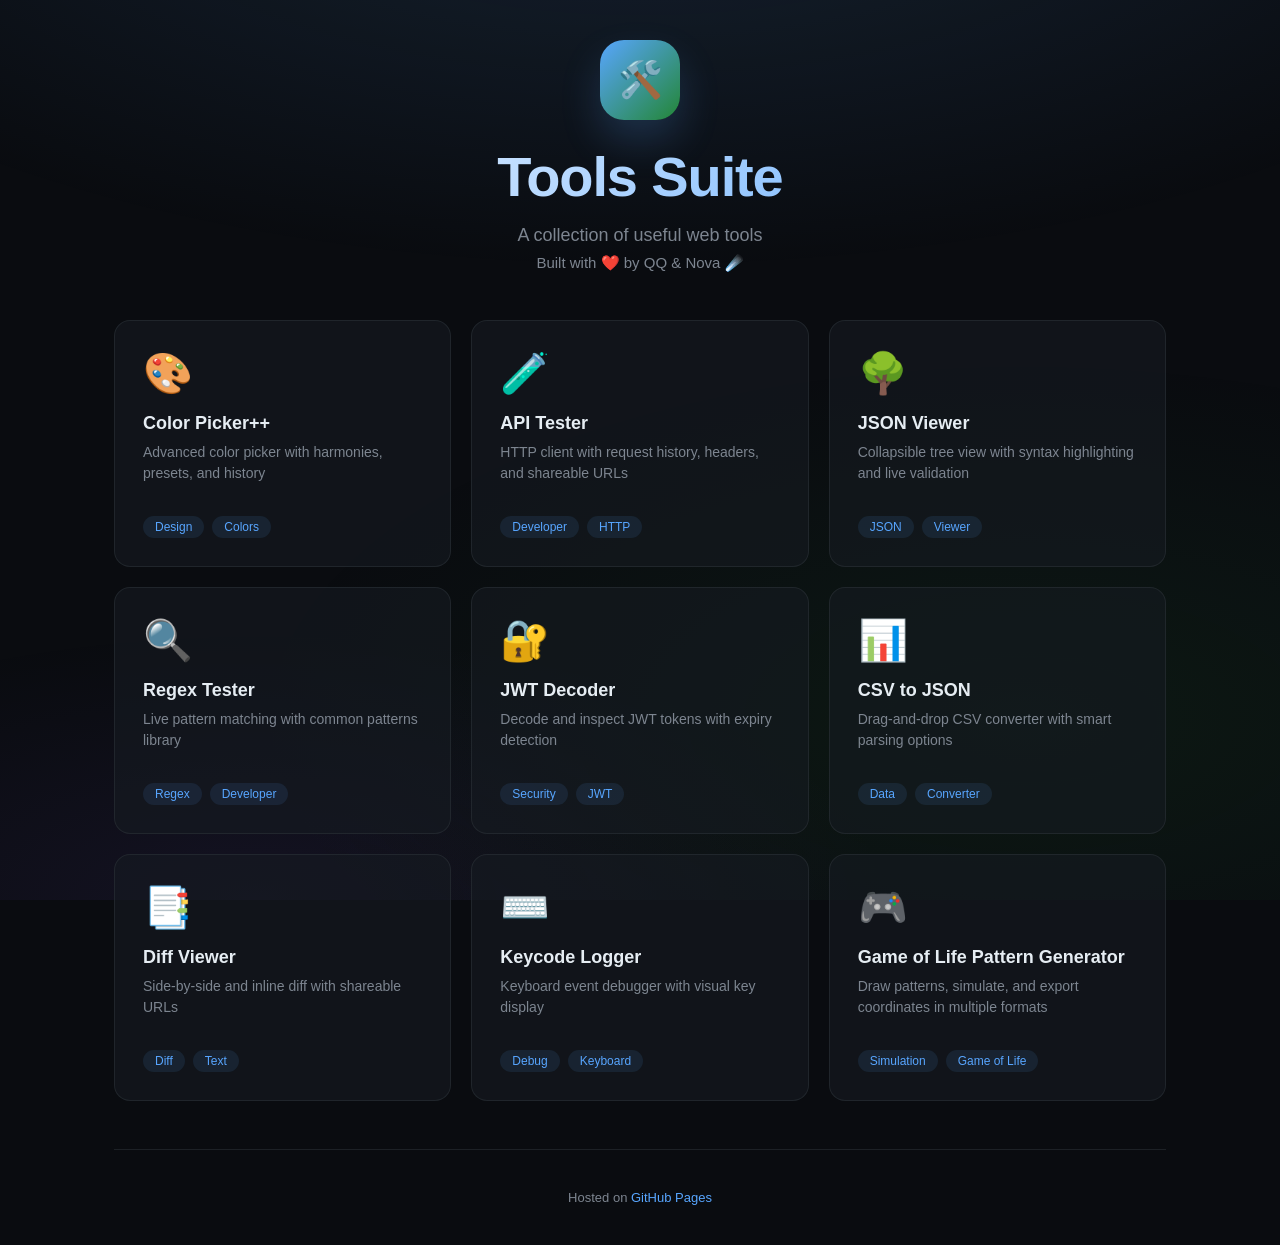
<file: index.html>
<!DOCTYPE html>
<html lang="en">
<head>
<meta http-equiv="Content-Security-Policy" content="default-src 'self'; script-src 'self' 'unsafe-inline'; style-src 'self' 'unsafe-inline' https://fonts.googleapis.com; img-src 'self' data: blob:; connect-src 'self'; font-src 'self' data: https://fonts.gstatic.com; worker-src 'self'; manifest-src 'self'; object-src 'none'; base-uri 'self'; form-action 'none';">
<meta charset="UTF-8">
    <meta name="viewport" content="width=device-width, initial-scale=1.0">
    <title>Tools Suite</title>
    <meta name="description" content="Tools Suite — a collection of small, fast developer utilities that run entirely in your browser: API tester, JSON viewer, regex tester, JWT decoder, CSV converter, diff viewer and more.">
    <meta property="og:title" content="Tools Suite — Browser Developer Utilities">
    <meta property="og:description" content="Tools Suite — a collection of small, fast developer utilities that run entirely in your browser: API tester, JSON viewer, regex tester, JWT decoder, CSV converter, diff viewer and more.">
    <meta property="og:type" content="website">
    <link rel="icon" href="data:image/svg+xml,<svg xmlns='http://www.w3.org/2000/svg' viewBox='0 0 100 100'><circle cx='50' cy='50' r='45' fill='%2358a6ff'/><text x='50' y='65' font-size='40' text-anchor='middle' fill='white'>🛠️</text></svg>">
    <meta name="theme-color" content="#58a6ff">
    <meta name="apple-mobile-web-app-capable" content="yes">
    <meta name="apple-mobile-web-app-status-bar-style" content="black-translucent">
    <link rel="apple-touch-icon" href="data:image/svg+xml,%3Csvg xmlns='http://www.w3.org/2000/svg' viewBox='0 0 192 192'%3E%3Crect width='192' height='192' fill='%2358a6ff' rx='40'/%3E%3Ctext x='96' y='130' font-size='100' text-anchor='middle'%3E%F0%9F%9B%A0%EF%B8%8F%3C/text%3E%3C/svg%3E">
    <link rel="manifest" href="manifest.json">
    <link href="https://fonts.googleapis.com/css2?family=Inter:wght@300;400;500;600;700&display=swap" rel="stylesheet">
    <link rel="stylesheet" href="shared/theme.css">
    <style>
        /* This page keeps its own (different) palette — see :root below — so it
           only consumes the theme's reset, focus/selection/scrollbar styling
           and shared primitives from shared/theme.css. */
        :root {
            --bg: #0a0c10;
            --surface: rgba(22, 27, 34, 0.6);
            --border: rgba(48, 54, 61, 0.5);
            --text: #e6edf3;
            --text-secondary: #7d8590;
            --accent: #58a6ff;
            --accent-glow: rgba(88, 166, 255, 0.3);
        }
        
        body {
            font-family: 'Inter', -apple-system, BlinkMacSystemFont, sans-serif;
            background: var(--bg);
            color: var(--text);
            min-height: 100vh;
            display: flex;
            flex-direction: column;
            align-items: center;
            justify-content: center;
            position: relative;
            overflow-x: hidden;
        }
        
        /* Animated gradient background */
        .bg-gradient {
            position: fixed;
            top: 0;
            left: 0;
            right: 0;
            bottom: 0;
            background: 
                radial-gradient(ellipse 80% 50% at 50% -20%, rgba(88, 166, 255, 0.15), transparent),
                radial-gradient(ellipse 60% 40% at 80% 80%, rgba(35, 134, 54, 0.1), transparent),
                radial-gradient(ellipse 50% 30% at 20% 100%, rgba(139, 92, 246, 0.08), transparent);
            pointer-events: none;
            z-index: -1;
        }
        
        /* Floating particles */
        .particles {
            position: fixed;
            top: 0;
            left: 0;
            right: 0;
            bottom: 0;
            pointer-events: none;
            z-index: -1;
            overflow: hidden;
        }
        
        .particle {
            position: absolute;
            width: 4px;
            height: 4px;
            background: var(--accent);
            border-radius: 50%;
            opacity: 0;
            animation: float 15s infinite;
            will-change: transform;
        }
        
        @media (prefers-reduced-motion: reduce) {
            .particle {
                animation: none;
                opacity: 0;
            }
            .avatar {
                animation: none;
            }
        }
        
        @keyframes float {
            0% { transform: translateY(100vh) rotate(0deg); opacity: 0; }
            10% { opacity: 0.3; }
            90% { opacity: 0.3; }
            100% { transform: translateY(-100vh) rotate(720deg); opacity: 0; }
        }
        
        /* Main content */
        .container {
            text-align: center;
            padding: 40px 24px;
            width: 100%;
            max-width: 1100px;
            animation: fadeInUp 0.8s ease-out;
        }
        
        @keyframes fadeInUp {
            from { opacity: 0; transform: translateY(30px); }
            to { opacity: 1; transform: translateY(0); }
        }
        
        /* Header */
        .header {
            margin-bottom: 48px;
        }
        
        .avatar {
            width: 80px;
            height: 80px;
            background: linear-gradient(135deg, var(--accent), #238636);
            border-radius: 24px;
            display: flex;
            align-items: center;
            justify-content: center;
            margin: 0 auto 24px;
            font-size: 36px;
            box-shadow: 0 20px 40px rgba(88, 166, 255, 0.2);
            animation: pulse 4s ease-in-out infinite;
        }
        
        @keyframes pulse {
            0%, 100% { transform: scale(1); }
            50% { transform: scale(1.05); }
        }
        
        h1 {
            font-size: clamp(36px, 8vw, 56px);
            font-weight: 700;
            letter-spacing: -0.02em;
            margin-bottom: 16px;
            background: linear-gradient(135deg, #fff 0%, var(--accent) 100%);
            -webkit-background-clip: text;
            -webkit-text-fill-color: transparent;
            background-clip: text;
        }
        
        .subtitle {
            font-size: 18px;
            color: var(--text-secondary);
            font-weight: 400;
            margin-bottom: 8px;
        }
        
        .credits-header {
            font-size: 15px;
            color: var(--text-secondary);
            margin-bottom: 48px;
            display: flex;
            align-items: center;
            justify-content: center;
            gap: 8px;
        }
        
        .credits-header a {
            color: var(--accent);
            text-decoration: none;
            font-weight: 500;
            transition: opacity 0.2s;
        }
        
        .credits-header a:hover {
            opacity: 0.8;
        }
        
        /* Tools Grid */
        .tools-grid {
            display: grid;
            grid-template-columns: repeat(auto-fill, minmax(300px, 1fr));
            gap: 20px;
            margin-bottom: 48px;
        }
        
        .tool-card {
            background: var(--surface);
            border: 1px solid var(--border);
            border-radius: 16px;
            padding: 28px;
            text-decoration: none;
            color: var(--text);
            transition: all 0.3s ease;
            display: flex;
            flex-direction: column;
            gap: 16px;
            text-align: left;
        }
        
        .tool-card:hover {
            border-color: var(--accent);
            background: rgba(33, 38, 45, 0.8);
            transform: translateY(-4px);
            box-shadow: 0 20px 40px rgba(0, 0, 0, 0.3);
        }
        
        .tool-header {
            display: flex;
            align-items: flex-start;
            justify-content: space-between;
            gap: 16px;
        }
        
        .tool-icon {
            font-size: 40px;
            line-height: 1.2;
        }
        
        .tool-arrow {
            width: 32px;
            height: 32px;
            border-radius: 8px;
            background: rgba(88, 166, 255, 0.1);
            display: flex;
            align-items: center;
            justify-content: center;
            opacity: 0;
            transition: all 0.3s;
        }
        
        .tool-card:hover .tool-arrow {
            opacity: 1;
        }
        
        .tool-arrow svg {
            width: 16px;
            height: 16px;
            color: var(--accent);
        }
        
        .tool-content h3 {
            font-size: 18px;
            font-weight: 600;
            margin-bottom: 8px;
        }
        
        .tool-content p {
            color: var(--text-secondary);
            font-size: 14px;
            line-height: 1.5;
        }
        
        .tool-tags {
            display: flex;
            gap: 8px;
            flex-wrap: wrap;
            margin-top: auto;
            padding-top: 16px;
        }
        
        .tag {
            padding: 4px 12px;
            background: rgba(88, 166, 255, 0.1);
            border-radius: 100px;
            font-size: 12px;
            color: var(--accent);
            font-weight: 500;
        }
        
        /* Footer */
        footer {
            text-align: center;
            margin-top: 48px;
            padding-top: 40px;
            border-top: 1px solid var(--border);
            color: var(--text-secondary);
            font-size: 13px;
        }
        
        footer a {
            color: var(--accent);
            text-decoration: none;
        }
        
        /* Responsive */
        @media (max-width: 640px) {
            body {
                justify-content: flex-start;
                padding: 40px 0;
            }
            .container {
                padding: 24px;
            }
            .tools-grid {
                grid-template-columns: 1fr;
            }
        }
    </style>
</head>
<body>
    <div class="bg-gradient"></div>
    <div class="particles" id="particles"></div>
    
    <main class="container">
        <div class="header">
            <div class="avatar">🛠️</div>
            <h1>Tools Suite</h1>
            <p class="subtitle">A collection of useful web tools</p>
            <p class="credits-header">
                Built with ❤️ by QQ & Nova ☄️
            </p>
        </div>
        
        <div class="tools-grid">
            <a href="color-picker-plus/" class="tool-card">
                <div class="tool-header">
                    <div class="tool-icon">🎨</div>
                    <div class="tool-arrow">
                        <svg viewBox="0 0 24 24" fill="none" stroke="currentColor" stroke-width="2" stroke-linecap="round" stroke-linejoin="round">
                            <line x1="5" y1="12" x2="19" y2="12"></line>
                            <polyline points="12 5 19 12 12 19"></polyline>
                        </svg>
                    </div>
                </div>
                <div class="tool-content">
                    <h3>Color Picker++</h3>
                    <p>Advanced color picker with harmonies, presets, and history</p>
                </div>
                <div class="tool-tags">
                    <span class="tag">Design</span>
                    <span class="tag">Colors</span>
                </div>
            </a>
            
            <a href="api-tester/" class="tool-card">
                <div class="tool-header">
                    <div class="tool-icon">🧪</div>
                    <div class="tool-arrow">
                        <svg viewBox="0 0 24 24" fill="none" stroke="currentColor" stroke-width="2" stroke-linecap="round" stroke-linejoin="round">
                            <line x1="5" y1="12" x2="19" y2="12"></line>
                            <polyline points="12 5 19 12 12 19"></polyline>
                        </svg>
                    </div>
                </div>
                <div class="tool-content">
                    <h3>API Tester</h3>
                    <p>HTTP client with request history, headers, and shareable URLs</p>
                </div>
                <div class="tool-tags">
                    <span class="tag">Developer</span>
                    <span class="tag">HTTP</span>
                </div>
            </a>
            
            <a href="json-viewer/" class="tool-card">
                <div class="tool-header">
                    <div class="tool-icon">🌳</div>
                    <div class="tool-arrow">
                        <svg viewBox="0 0 24 24" fill="none" stroke="currentColor" stroke-width="2" stroke-linecap="round" stroke-linejoin="round">
                            <line x1="5" y1="12" x2="19" y2="12"></line>
                            <polyline points="12 5 19 12 12 19"></polyline>
                        </svg>
                    </div>
                </div>
                <div class="tool-content">
                    <h3>JSON Viewer</h3>
                    <p>Collapsible tree view with syntax highlighting and live validation</p>
                </div>
                <div class="tool-tags">
                    <span class="tag">JSON</span>
                    <span class="tag">Viewer</span>
                </div>
            </a>
            
            <a href="regex-tester/" class="tool-card">
                <div class="tool-header">
                    <div class="tool-icon">🔍</div>
                    <div class="tool-arrow">
                        <svg viewBox="0 0 24 24" fill="none" stroke="currentColor" stroke-width="2" stroke-linecap="round" stroke-linejoin="round">
                            <line x1="5" y1="12" x2="19" y2="12"></line>
                            <polyline points="12 5 19 12 12 19"></polyline>
                        </svg>
                    </div>
                </div>
                <div class="tool-content">
                    <h3>Regex Tester</h3>
                    <p>Live pattern matching with common patterns library</p>
                </div>
                <div class="tool-tags">
                    <span class="tag">Regex</span>
                    <span class="tag">Developer</span>
                </div>
            </a>
            
            <a href="jwt-decoder/" class="tool-card">
                <div class="tool-header">
                    <div class="tool-icon">🔐</div>
                    <div class="tool-arrow">
                        <svg viewBox="0 0 24 24" fill="none" stroke="currentColor" stroke-width="2" stroke-linecap="round" stroke-linejoin="round">
                            <line x1="5" y1="12" x2="19" y2="12"></line>
                            <polyline points="12 5 19 12 12 19"></polyline>
                        </svg>
                    </div>
                </div>
                <div class="tool-content">
                    <h3>JWT Decoder</h3>
                    <p>Decode and inspect JWT tokens with expiry detection</p>
                </div>
                <div class="tool-tags">
                    <span class="tag">Security</span>
                    <span class="tag">JWT</span>
                </div>
            </a>
            
            <a href="csv-json/" class="tool-card">
                <div class="tool-header">
                    <div class="tool-icon">📊</div>
                    <div class="tool-arrow">
                        <svg viewBox="0 0 24 24" fill="none" stroke="currentColor" stroke-width="2" stroke-linecap="round" stroke-linejoin="round">
                            <line x1="5" y1="12" x2="19" y2="12"></line>
                            <polyline points="12 5 19 12 12 19"></polyline>
                        </svg>
                    </div>
                </div>
                <div class="tool-content">
                    <h3>CSV to JSON</h3>
                    <p>Drag-and-drop CSV converter with smart parsing options</p>
                </div>
                <div class="tool-tags">
                    <span class="tag">Data</span>
                    <span class="tag">Converter</span>
                </div>
            </a>
            
            <a href="diff-viewer/" class="tool-card">
                <div class="tool-header">
                    <div class="tool-icon">📑</div>
                    <div class="tool-arrow">
                        <svg viewBox="0 0 24 24" fill="none" stroke="currentColor" stroke-width="2" stroke-linecap="round" stroke-linejoin="round">
                            <line x1="5" y1="12" x2="19" y2="12"></line>
                            <polyline points="12 5 19 12 12 19"></polyline>
                        </svg>
                    </div>
                </div>
                <div class="tool-content">
                    <h3>Diff Viewer</h3>
                    <p>Side-by-side and inline diff with shareable URLs</p>
                </div>
                <div class="tool-tags">
                    <span class="tag">Diff</span>
                    <span class="tag">Text</span>
                </div>
            </a>
            
            <a href="keycode-logger/" class="tool-card">
                <div class="tool-header">
                    <div class="tool-icon">⌨️</div>
                    <div class="tool-arrow">
                        <svg viewBox="0 0 24 24" fill="none" stroke="currentColor" stroke-width="2" stroke-linecap="round" stroke-linejoin="round">
                            <line x1="5" y1="12" x2="19" y2="12"></line>
                            <polyline points="12 5 19 12 12 19"></polyline>
                        </svg>
                    </div>
                </div>
                <div class="tool-content">
                    <h3>Keycode Logger</h3>
                    <p>Keyboard event debugger with visual key display</p>
                </div>
                <div class="tool-tags">
                    <span class="tag">Debug</span>
                    <span class="tag">Keyboard</span>
                </div>
            </a>
            
            <a href="life-pattern-generator/" class="tool-card">
                <div class="tool-header">
                    <div class="tool-icon">🎮</div>
                    <div class="tool-arrow">
                        <svg viewBox="0 0 24 24" fill="none" stroke="currentColor" stroke-width="2" stroke-linecap="round" stroke-linejoin="round">
                            <line x1="5" y1="12" x2="19" y2="12"></line>
                            <polyline points="12 5 19 12 12 19"></polyline>
                        </svg>
                    </div>
                </div>
                <div class="tool-content">
                    <h3>Game of Life Pattern Generator</h3>
                    <p>Draw patterns, simulate, and export coordinates in multiple formats</p>
                </div>
                <div class="tool-tags">
                    <span class="tag">Simulation</span>
                    <span class="tag">Game of Life</span>
                </div>
            </a>
        </div>
        
        <footer>
            <p>Hosted on <a href="https://pages.github.com">GitHub Pages</a></p>
        </footer>
    </main>
    
    <script>
        // Create floating particles
        const particlesContainer = document.getElementById('particles');
        for (let i = 0; i < 20; i++) {
            const particle = document.createElement('div');
            particle.className = 'particle';
            particle.style.left = Math.random() * 100 + '%';
            particle.style.animationDelay = Math.random() * 15 + 's';
            particle.style.animationDuration = (10 + Math.random() * 10) + 's';
            particlesContainer.appendChild(particle);
        }

        // Service Worker registration with auto-refresh on hard reload
        if ('serviceWorker' in navigator) {
            // Detect hard reload (Ctrl+Shift+R or Cmd+Shift+R)
            let isHardReload = false;
            if (performance.getEntriesByType && performance.getEntriesByType('navigation').length > 0) {
                const navEntry = performance.getEntriesByType('navigation')[0];
                isHardReload = navEntry.type === 'reload';
            } else if (performance.navigation) {
                // Fallback for older browsers
                isHardReload = performance.navigation.type === 1;
            }
            
            navigator.serviceWorker.register('./sw.js', { scope: './' }).then((registration) => {
                // Handle updates
                registration.addEventListener('updatefound', () => {
                    const newWorker = registration.installing;
                    newWorker.addEventListener('statechange', () => {
                        if (newWorker.state === 'installed' && navigator.serviceWorker.controller) {
                            // New version available, skip waiting
                            newWorker.postMessage({ type: 'SKIP_WAITING' });
                        }
                    });
                });

                // If hard reload, tell SW to fetch fresh
                if (isHardReload && registration.active) {
                    registration.active.postMessage({ type: 'HARD_RELOAD' });
                }
            });

            // Auto-refresh when controller changes (after skipWaiting)
            // Only auto-reload when an UPDATE replaces a controller this page already had.
            // On a first visit the new worker claims an uncontrolled page, and reloading
            // there would cost every first-time visitor a second page load.
            const swHadController = !!navigator.serviceWorker.controller;
            navigator.serviceWorker.addEventListener('controllerchange', () => {
                if (!swHadController) return;
                window.location.reload();
            });
        }
    </script>
</body>
</html>
</file>
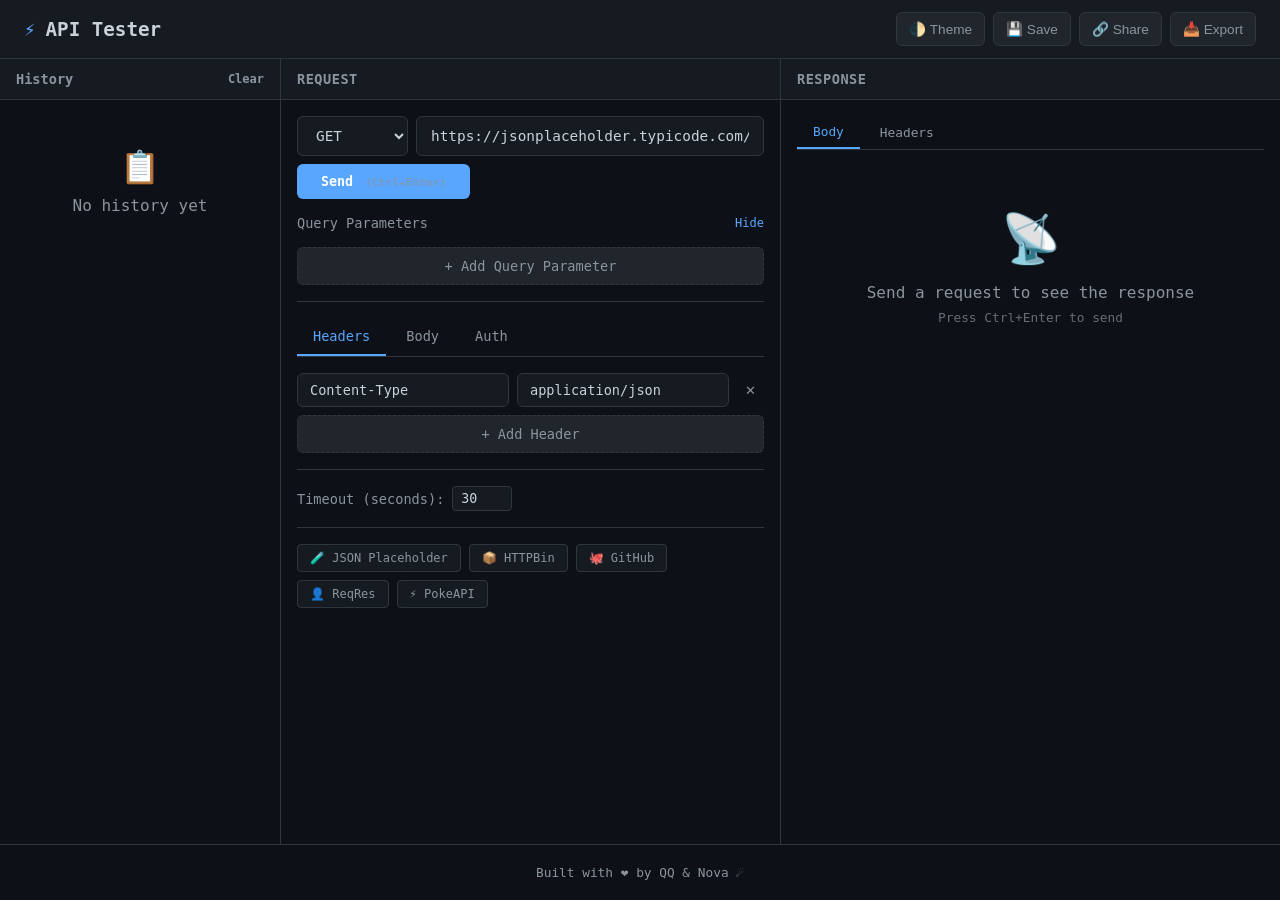
<file: api-tester/index.html>
<!DOCTYPE html>
<html lang="en">
<head>
<meta http-equiv="Content-Security-Policy" content="default-src 'self'; script-src 'self' 'unsafe-inline'; style-src 'self' 'unsafe-inline'; img-src 'self' data: blob:; connect-src *; font-src 'self' data:; worker-src 'self'; manifest-src 'self'; object-src 'none'; base-uri 'self'; form-action 'none';">
<meta charset="UTF-8">
    <link rel="icon" href="favicon.svg">
    <meta name="viewport" content="width=device-width, initial-scale=1.0">
    <meta name="theme-color" content="#0d1117">
    <link rel="manifest" href="manifest.json">
    <link rel="apple-touch-icon" href="data:image/svg+xml,%3Csvg xmlns='http://www.w3.org/2000/svg' viewBox='0 0 192 192'%3E%3Crect width='192' height='192' fill='%230d1117' rx='40'/%3E%3Ctext x='96' y='130' font-size='100' text-anchor='middle'%3E%E2%9A%A1%3C/text%3E%3C/svg%3E">
    <title>API Tester - HTTP Client in Browser</title>
    <meta name="description" content="A lightweight HTTP client in the browser — set method, headers, query parameters and a JSON body, send the request and inspect the response.">
    <meta property="og:title" content="API Tester — HTTP Client in Your Browser">
    <meta property="og:description" content="A lightweight HTTP client in the browser — set method, headers, query parameters and a JSON body, send the request and inspect the response.">
    <meta property="og:type" content="website">
    <link rel="stylesheet" href="../shared/theme.css">
    <style>
        /* Reset, base typography and the shared tokens live in
           ../shared/theme.css; only tool-specific extras are declared here. */
        :root {
            --get: #238636;
            --post: #8957e5;
            --put: #9e6a03;
            --delete: #da3633;
            --patch: #d29922;
        }
        :root.light-mode {
            --bg: #ffffff;
            --surface: #f6f8fa;
            --surface-hover: #f3f4f6;
            --border: #d0d7de;
            --text: #24292f;
            --text-secondary: #57606a;
            --accent: #0969da;
            --accent-hover: #0550ae;
            --get: #1a7f37;
            --post: #8250df;
            --put: #9e6a03;
            --delete: #cf222e;
            --patch: #bf8700;
        }
        body {
            font-family: 'SF Mono', Monaco, 'Cascadia Code', monospace;
            min-height: 100vh;
            display: flex;
            flex-direction: column;
        }
        .header {
            background: var(--surface);
            border-bottom: 1px solid var(--border);
            padding: 12px 24px;
            display: flex;
            align-items: center;
            gap: 16px;
            flex-wrap: wrap;
        }
        .header h1 {
            font-size: 1.2rem;
            font-weight: 600;
            display: flex;
            align-items: center;
            gap: 10px;
        }
        .header h1 span { color: var(--accent); }
        .header-actions {
            margin-left: auto;
            display: flex;
            gap: 8px;
        }
        .icon-btn {
            background: var(--surface-hover);
            border: 1px solid var(--border);
            color: var(--text-secondary);
            padding: 8px 12px;
            border-radius: 6px;
            cursor: pointer;
            font-size: 0.85rem;
        }
        .icon-btn:hover { color: var(--accent); border-color: var(--accent); }
        
        .main {
            flex: 1;
            display: grid;
            grid-template-columns: 280px 1fr 1fr;
            gap: 1px;
            background: var(--border);
        }
        @media (max-width: 1200px) {
            .main { grid-template-columns: 1fr 1fr; }
            .sidebar { display: none; }
        }
        @media (max-width: 900px) {
            .main { grid-template-columns: 1fr; }
        }

        /* Grid/flex children default to min-width:auto, which lets a wide child
           (an input, a toolbar) push past the viewport instead of shrinking. */
        .main > * { min-width: 0; }
        
        .sidebar {
            background: var(--bg);
            display: flex;
            flex-direction: column;
            max-height: calc(100vh - 60px);
        }
        .sidebar-header {
            background: var(--surface);
            padding: 12px 16px;
            border-bottom: 1px solid var(--border);
            font-size: 0.85rem;
            font-weight: 600;
            color: var(--text-secondary);
            display: flex;
            justify-content: space-between;
            align-items: center;
        }
        .sidebar-content {
            flex: 1;
            overflow-y: auto;
            padding: 8px;
        }
        .history-item {
            padding: 10px 12px;
            border-radius: 6px;
            cursor: pointer;
            margin-bottom: 4px;
            font-size: 0.8rem;
            border-left: 3px solid transparent;
            transition: all 0.2s;
        }
        .history-item:hover { background: var(--surface-hover); }
        .history-item.active { background: var(--surface-hover); border-left-color: var(--accent); }
        .history-method {
            display: inline-block;
            padding: 2px 6px;
            border-radius: 4px;
            font-size: 0.7rem;
            font-weight: 600;
            margin-right: 8px;
        }
        .history-method.get { background: rgba(35, 134, 54, 0.2); color: #3fb950; }
        .history-method.post { background: rgba(137, 87, 229, 0.2); color: #a371f7; }
        .history-method.put { background: rgba(158, 106, 3, 0.2); color: #d29922; }
        .history-method.delete { background: rgba(218, 54, 51, 0.2); color: #f85149; }
        .history-method.patch { background: rgba(210, 153, 34, 0.2); color: #d29922; }
        .history-url {
            color: var(--text-secondary);
            overflow: hidden;
            text-overflow: ellipsis;
            white-space: nowrap;
            margin-top: 4px;
        }
        .history-time {
            color: var(--text-secondary);
            font-size: 0.7rem;
            margin-top: 4px;
        }
        .clear-history {
            font-size: 0.75rem;
            color: var(--text-secondary);
            cursor: pointer;
        }
        .clear-history:hover { color: var(--delete); }
        
        .panel {
            background: var(--bg);
        }
        .panel-header {
            background: var(--surface);
            padding: 12px 16px;
            border-bottom: 1px solid var(--border);
            font-size: 0.85rem;
            font-weight: 600;
            color: var(--text-secondary);
            text-transform: uppercase;
            letter-spacing: 0.5px;
            display: flex;
            justify-content: space-between;
            align-items: center;
        }
        .panel-content {
            flex: 1;
            overflow: auto;
            padding: 16px;
        }
        
        /* Request Panel */
        .url-bar {
            display: flex;
            gap: 8px;
            margin-bottom: 16px;
            flex-wrap: wrap;          /* method + URL + Send must wrap on phones */
            min-width: 0;
        }
        .method-select {
            background: var(--surface);
            border: 1px solid var(--border);
            color: var(--text);
            padding: 10px 14px;
            border-radius: 6px;
            font-family: inherit;
            font-size: 0.9rem;
            cursor: pointer;
        }
        .url-input {
            flex: 1 1 12rem;
            min-width: 0;             /* allow shrinking below the input's intrinsic width */
            background: var(--surface);
            border: 1px solid var(--border);
            color: var(--text);
            padding: 10px 14px;
            border-radius: 6px;
            font-family: inherit;
            font-size: 0.9rem;
        }
        .url-input:focus { outline: none; border-color: var(--accent); }
        .url-input.error { border-color: var(--delete); }
        .url-error {
            color: var(--delete);
            font-size: 0.8rem;
            margin-top: -12px;
            margin-bottom: 12px;
            display: none;
        }
        .url-error.show { display: block; }
        .send-btn {
            background: var(--accent);
            color: #fff;
            border: none;
            padding: 10px 24px;
            border-radius: 6px;
            font-family: inherit;
            font-weight: 600;
            cursor: pointer;
            transition: background 0.2s;
        }
        .send-btn:hover { background: var(--accent-hover); }
        .send-btn:disabled { opacity: 0.6; cursor: not-allowed; }
        
        .tabs {
            display: flex;
            flex-wrap: wrap;
            gap: 4px;
            margin-bottom: 16px;
            border-bottom: 1px solid var(--border);
        }
        .tab {
            background: transparent;
            border: none;
            color: var(--text-secondary);
            padding: 10px 16px;
            cursor: pointer;
            font-family: inherit;
            font-size: 0.85rem;
            border-bottom: 2px solid transparent;
            transition: all 0.2s;
        }
        .tab:hover { color: var(--text); }
        .tab.active {
            color: var(--accent);
            border-bottom-color: var(--accent);
        }
        .tab-content { display: none; }
        .tab-content.active { display: block; }
        
        .headers-list { display: flex; flex-direction: column; gap: 8px; }
        .header-row {
            display: grid;
            grid-template-columns: minmax(0, 1fr) minmax(0, 1fr) auto;
            gap: 8px;
            align-items: center;
        }
        .header-input {
            background: var(--surface);
            border: 1px solid var(--border);
            color: var(--text);
            padding: 8px 12px;
            border-radius: 6px;
            font-family: inherit;
            font-size: 0.85rem;
        }
        .header-input:focus { outline: none; border-color: var(--accent); }
        .delete-btn {
            background: transparent;
            border: none;
            color: var(--text-secondary);
            cursor: pointer;
            padding: 8px;
            border-radius: 4px;
        }
        .delete-btn:hover { color: var(--delete); background: rgba(218, 54, 51, 0.1); }
        .add-btn {
            background: var(--surface-hover);
            border: 1px dashed var(--border);
            color: var(--text-secondary);
            padding: 10px;
            border-radius: 6px;
            cursor: pointer;
            font-family: inherit;
            font-size: 0.85rem;
            margin-top: 8px;
            width: 100%;
        }
        .add-btn:hover { border-color: var(--accent); color: var(--accent); }
        
        /* Query Params */
        .query-params-section {
            margin-bottom: 16px;
            padding-bottom: 16px;
            border-bottom: 1px solid var(--border);
        }
        .query-params-header {
            display: flex;
            justify-content: space-between;
            align-items: center;
            margin-bottom: 8px;
        }
        .query-params-title {
            font-size: 0.85rem;
            color: var(--text-secondary);
        }
        .query-toggle {
            font-size: 0.75rem;
            color: var(--accent);
            cursor: pointer;
            background: none;
            border: none;
            font-family: inherit;
        }
        .query-toggle:hover { text-decoration: underline; }
        .query-params-list {
            display: flex;
            flex-direction: column;
            gap: 8px;
        }
        .query-param-row {
            display: grid;
            grid-template-columns: 1fr 1fr auto;
            gap: 8px;
            align-items: center;
        }
        
        .body-editor {
            width: 100%;
            min-height: 250px;
            background: var(--surface);
            border: 1px solid var(--border);
            color: var(--text);
            padding: 16px;
            border-radius: 6px;
            font-family: inherit;
            font-size: 0.85rem;
            line-height: 1.6;
            resize: vertical;
        }
        .body-editor:focus { outline: none; border-color: var(--accent); }
        .body-toolbar {
            display: flex;
            flex-wrap: wrap;
            gap: 8px;
            margin-bottom: 8px;
        }
        .body-toolbar button {
            background: var(--surface);
            border: 1px solid var(--border);
            color: var(--text-secondary);
            padding: 6px 12px;
            border-radius: 4px;
            font-size: 0.75rem;
            cursor: pointer;
        }
        .body-toolbar button:hover { border-color: var(--accent); color: var(--accent); }
        
        /* Auth */
        .auth-notice {
            color: var(--text-secondary);
            font-size: 0.85rem;
            margin-top: 16px;
            padding: 12px;
            background: var(--surface);
            border-radius: 6px;
        }
        
        /* Response Panel */
        .response-meta {
            display: flex;
            gap: 16px;
            margin-bottom: 16px;
            flex-wrap: wrap;
        }
        .meta-item {
            background: var(--surface);
            padding: 8px 16px;
            border-radius: 6px;
            font-size: 0.85rem;
        }
        .meta-item .label { color: var(--text-secondary); margin-right: 8px; }
        .meta-item .value { font-weight: 600; }
        .status-2xx { color: #3fb950; }
        .status-3xx { color: #d29922; }
        .status-4xx { color: #f85149; }
        .status-5xx { color: #f85149; }
        
        .response-headers {
            background: var(--surface);
            border: 1px solid var(--border);
            border-radius: 6px;
            padding: 16px;
            margin-bottom: 16px;
            display: none;
        }
        .response-headers.active { display: block; }
        .response-header-row {
            display: flex;
            justify-content: space-between;
            padding: 6px 0;
            border-bottom: 1px solid var(--border);
            font-size: 0.85rem;
        }
        .response-header-row:last-child { border-bottom: none; }
        .response-header-name { color: #7ee787; }
        :root.light-mode .response-header-name { color: #1a7f37; }
        .response-header-value { color: var(--text-secondary); word-break: break-all; max-width: 60%; }
        
        .response-body {
            background: var(--surface);
            border: 1px solid var(--border);
            border-radius: 6px;
            overflow: hidden;
        }
        .response-body pre {
            padding: 16px;
            overflow: auto;
            font-size: 0.85rem;
            line-height: 1.6;
            max-height: 400px;
            white-space: pre-wrap;
            word-break: break-word;
        }
        
        .response-tabs {
            display: flex;
            gap: 4px;
            background: var(--bg);
            border-bottom: 1px solid var(--border);
        }
        .response-tab {
            background: transparent;
            border: none;
            color: var(--text-secondary);
            padding: 8px 16px;
            cursor: pointer;
            font-family: inherit;
            font-size: 0.8rem;
        }
        .response-tab:hover { color: var(--text); }
        .response-tab.active { color: var(--accent); border-bottom: 2px solid var(--accent); }
        
        /* Response toolbar */
        .response-toolbar {
            display: flex;
            flex-wrap: wrap;
            gap: 8px;
            margin-bottom: 8px;
        }
        .response-toolbar button {
            background: var(--surface);
            border: 1px solid var(--border);
            color: var(--text-secondary);
            padding: 6px 12px;
            border-radius: 4px;
            font-size: 0.75rem;
            cursor: pointer;
        }
        .response-toolbar button:hover { border-color: var(--accent); color: var(--accent); }
        
        /* Presets */
        .presets {
            display: flex;
            gap: 8px;
            flex-wrap: wrap;
            margin-top: 16px;
            padding-top: 16px;
            border-top: 1px solid var(--border);
        }
        .preset-btn {
            background: var(--surface);
            border: 1px solid var(--border);
            color: var(--text-secondary);
            padding: 6px 12px;
            border-radius: 4px;
            font-size: 0.75rem;
            cursor: pointer;
            font-family: inherit;
        }
        .preset-btn:hover { border-color: var(--accent); color: var(--accent); }
        
        .loading {
            display: none;
            align-items: center;
            gap: 10px;
            color: var(--text-secondary);
        }
        .loading.active { display: flex; }
        .spinner {
            width: 16px;
            height: 16px;
            border: 2px solid var(--border);
            border-top-color: var(--accent);
            border-radius: 50%;
            animation: spin 1s linear infinite;
        }
        @keyframes spin { to { transform: rotate(360deg); } }
        
        /* JSON highlighting */
        .json-key { color: #7ee787; }
        :root.light-mode .json-key { color: #1a7f37; }
        .json-string { color: #a5d6ff; }
        :root.light-mode .json-string { color: #0969da; }
        .json-number { color: #79c0ff; }
        :root.light-mode .json-number { color: #0550ae; }
        .json-boolean { color: #ff7b72; }
        :root.light-mode .json-boolean { color: #cf222e; }
        .json-null { color: #ff7b72; }
        :root.light-mode .json-null { color: #cf222e; }
        
        /* Empty state */
        .empty-state {
            text-align: center;
            padding: 60px 20px;
            color: var(--text-secondary);
        }
        .empty-state-icon { font-size: 3rem; margin-bottom: 16px; }
        
        /* Copy notification */
        .copy-toast {
            position: fixed;
            bottom: 20px;
            right: 20px;
            background: var(--surface);
            border: 1px solid var(--border);
            padding: 12px 20px;
            border-radius: 8px;
            color: var(--text);
            display: none;
            align-items: center;
            gap: 10px;
            z-index: 1000;
        }
        .copy-toast.show { display: flex; animation: fadeIn 0.3s; }
        @keyframes fadeIn { from { opacity: 0; transform: translateY(10px); } to { opacity: 1; transform: translateY(0); } }
        
        /* Error message */
        .error-message {
            background: rgba(218, 54, 51, 0.1);
            border: 1px solid var(--delete);
            color: var(--delete);
            padding: 12px 16px;
            border-radius: 6px;
            margin-bottom: 16px;
            font-size: 0.85rem;
        }
        .error-message.cors {
            background: rgba(210, 153, 34, 0.1);
            border-color: var(--patch);
            color: var(--patch);
        }
        
        /* Keyboard shortcut hint */
        .shortcut-hint {
            font-size: 0.7rem;
            color: var(--text-secondary);
            margin-left: 4px;
            opacity: 0.7;
        }
        
        /* Timeout display */
        .timeout-setting {
            display: flex;
            align-items: center;
            gap: 8px;
            margin-top: 16px;
            padding-top: 16px;
            border-top: 1px solid var(--border);
        }
        .timeout-setting label {
            font-size: 0.85rem;
            color: var(--text-secondary);
        }
        .timeout-setting input {
            width: 60px;
            background: var(--surface);
            border: 1px solid var(--border);
            color: var(--text);
            padding: 4px 8px;
            border-radius: 4px;
            font-family: inherit;
        }
        
        /* Datalist styling support */
        datalist {
            background: var(--surface);
            color: var(--text);
        }
    </style>
</head>
<body>
    <div class="header">
        <h1><span>⚡</span> API Tester</h1>
        <div class="header-actions">
            <button class="icon-btn" onclick="toggleTheme()" aria-label="Toggle dark/light theme" title="Toggle Theme">🌓 Theme</button>
            <button class="icon-btn" onclick="saveRequest()" aria-label="Save request to file">💾 Save</button>
            <button class="icon-btn" onclick="shareRequest()" aria-label="Share request URL">🔗 Share</button>
            <button class="icon-btn" onclick="exportCollection()" aria-label="Export history as JSON">📥 Export</button>
        </div>
    </div>
    
    <div class="main">
        <!-- Sidebar: History -->
        <div class="sidebar">
            <div class="sidebar-header">
                History
                <span class="clear-history" onclick="clearHistory()" role="button" tabindex="0" aria-label="Clear history">Clear</span>
            </div>
            <div class="sidebar-content" id="historyList">
                <div class="empty-state" style="padding: 40px 20px;">
                    <div style="font-size: 2rem;">📋</div>
                    <p style="margin-top: 10px;">No history yet</p>
                </div>
            </div>
        </div>
        
        <!-- Request Panel -->
        <div class="panel">
            <div class="panel-header">Request</div>
            <div class="panel-content">
                <div class="url-bar">
                    <select class="method-select" id="method" aria-label="HTTP method">
                        <option value="GET">GET</option>
                        <option value="POST">POST</option>
                        <option value="PUT">PUT</option>
                        <option value="PATCH">PATCH</option>
                        <option value="DELETE">DELETE</option>
                        <option value="HEAD">HEAD</option>
                        <option value="OPTIONS">OPTIONS</option>
                    </select>
                    <input type="text" class="url-input" id="url" placeholder="https://api.example.com/users" 
                           value="https://jsonplaceholder.typicode.com/posts/1" aria-label="Request URL">
                    <button class="send-btn" id="sendBtn" onclick="sendRequest()" aria-label="Send request">Send <span class="shortcut-hint">(Ctrl+Enter)</span></button>
                </div>
                <div class="url-error" id="urlError">Invalid URL. Only http:// and https:// protocols are allowed.</div>
                
                <!-- Query Parameters Section -->
                <div class="query-params-section">
                    <div class="query-params-header">
                        <span class="query-params-title">Query Parameters</span>
                        <button class="query-toggle" onclick="toggleQueryParams()" id="queryToggle">Hide</button>
                    </div>
                    <div class="query-params-list" id="queryParamsList">
                        <!-- Query params will be added here -->
                    </div>
                    <button class="add-btn" onclick="addQueryParam()">+ Add Query Parameter</button>
                </div>
                
                <div class="tabs">
                    <button class="tab active" onclick="switchTab('headers', this)" aria-label="Headers tab">Headers</button>
                    <button class="tab" onclick="switchTab('body', this)" aria-label="Body tab">Body</button>
                    <button class="tab" onclick="switchTab('auth', this)" aria-label="Authentication tab">Auth</button>
                </div>
                
                <div class="tab-content active" id="headers-tab">
                    <div class="headers-list" id="headersList">
                        <div class="header-row">
                            <input type="text" class="header-input" placeholder="Content-Type" value="Content-Type" list="common-headers" aria-label="Header name">
                            <input type="text" class="header-input" placeholder="application/json" value="application/json" list="common-content-types" aria-label="Header value">
                            <button class="delete-btn" onclick="removeHeader(this)" aria-label="Remove header">✕</button>
                        </div>
                    </div>
                    <button class="add-btn" onclick="addHeader()">+ Add Header</button>
                    
                    <datalist id="common-headers">
                        <option value="Accept">
                        <option value="Accept-Encoding">
                        <option value="Accept-Language">
                        <option value="Authorization">
                        <option value="Cache-Control">
                        <option value="Connection">
                        <option value="Content-Length">
                        <option value="Content-Type">
                        <option value="Cookie">
                        <option value="Host">
                        <option value="If-Match">
                        <option value="If-None-Match">
                        <option value="Origin">
                        <option value="Referer">
                        <option value="User-Agent">
                        <option value="X-API-Key">
                        <option value="X-Requested-With">
                    </datalist>
                    
                    <datalist id="common-content-types">
                        <option value="application/json">
                        <option value="application/xml">
                        <option value="application/x-www-form-urlencoded">
                        <option value="multipart/form-data">
                        <option value="text/plain">
                        <option value="text/html">
                        <option value="text/css">
                        <option value="application/javascript">
                    </datalist>
                </div>
                
                <div class="tab-content" id="body-tab">
                    <div class="body-toolbar">
                        <button onclick="formatJSON()">Format JSON</button>
                        <button onclick="minifyJSON()">Minify</button>
                        <button onclick="clearBody()">Clear</button>
                    </div>
                    <textarea class="body-editor" id="body" placeholder='{"key": "value"}' aria-label="Request body">{
  "title": "foo",
  "body": "bar",
  "userId": 1
}</textarea>
                </div>
                
                <div class="tab-content" id="auth-tab">
                    <div class="headers-list">
                        <div class="header-row">
                            <input type="text" class="header-input" placeholder="Username" id="authUser" aria-label="Username">
                            <input type="password" class="header-input" placeholder="Password / Token" id="authPass" aria-label="Password or token">
                            <button class="icon-btn" onclick="applyAuth()">Apply</button>
                        </div>
                    </div>
                    <div class="auth-notice">
                        Or add Authorization header manually in Headers tab.
                    </div>
                </div>
                
                <div class="timeout-setting">
                    <label for="timeout">Timeout (seconds):</label>
                    <input type="number" id="timeout" value="30" min="1" max="300" aria-label="Request timeout in seconds">
                </div>
                
                <div class="presets">
                    <button class="preset-btn" onclick="loadPreset('jsonplaceholder')">🧪 JSON Placeholder</button>
                    <button class="preset-btn" onclick="loadPreset('httpbin')">📦 HTTPBin</button>
                    <button class="preset-btn" onclick="loadPreset('github')">🐙 GitHub</button>
                    <button class="preset-btn" onclick="loadPreset('reqres')">👤 ReqRes</button>
                    <button class="preset-btn" onclick="loadPreset('pokeapi')">⚡ PokeAPI</button>
                </div>
            </div>
        </div>
        
        <!-- Response Panel -->
        <div class="panel">
            <div class="panel-header">
                Response
                <div class="loading" id="loading">
                    <div class="spinner"></div>
                    <span>Sending...</span>
                </div>
            </div>
            <div class="panel-content">
                <div id="errorContainer"></div>
                
                <div class="response-meta" id="responseMeta" style="display: none;">
                    <div class="meta-item">
                        <span class="label">Status:</span>
                        <span class="value" id="statusCode">200</span>
                    </div>
                    <div class="meta-item">
                        <span class="label">Time:</span>
                        <span class="value" id="responseTime">0ms</span>
                    </div>
                    <div class="meta-item">
                        <span class="label">Size:</span>
                        <span class="value" id="responseSize">0 B</span>
                    </div>
                </div>
                
                <div class="response-tabs">
                    <button class="response-tab active" onclick="switchResponseTab('body', this)" aria-label="Response body tab">Body</button>
                    <button class="response-tab" onclick="switchResponseTab('headers', this)" aria-label="Response headers tab">Headers</button>
                </div>
                
                <div class="response-headers" id="responseHeaders"></div>
                
                <div class="response-body" id="responseBody" style="display: none;">
                    <div class="response-toolbar">
                        <button onclick="copyResponse()" aria-label="Copy response to clipboard">📋 Copy</button>
                        <button onclick="exportResponse()" aria-label="Export response as file">💾 Export</button>
                    </div>
                    <pre id="responseContent"></pre>
                </div>
                
                <div id="emptyState" class="empty-state">
                    <div class="empty-state-icon">📡</div>
                    <p>Send a request to see the response</p>
                    <p style="font-size: 0.8rem; margin-top: 8px; opacity: 0.7;">Press Ctrl+Enter to send</p>
                </div>
            </div>
        </div>
    </div>

    <div class="copy-toast" id="copyToast">✅ Copied to clipboard!</div>

    <script src="../shared/utils.js"></script>
    <script>
        // History management
        let requestHistory = [];
        try {
            requestHistory = JSON.parse(localStorage.getItem('apiTesterHistory') || '[]');
        } catch (e) {
            console.warn('localStorage not available:', e);
            requestHistory = [];
        }
        let currentResponseHeaders = {};
        let currentResponseText = '';
        let queryParamsVisible = true;
        
        const presets = {
            jsonplaceholder: {
                url: 'https://jsonplaceholder.typicode.com/posts',
                method: 'GET',
                body: ''
            },
            httpbin: {
                url: 'https://httpbin.org/get',
                method: 'GET',
                body: ''
            },
            github: {
                url: 'https://api.github.com/users/github',
                method: 'GET',
                body: ''
            },
            reqres: {
                url: 'https://reqres.in/api/users/2',
                method: 'GET',
                body: ''
            },
            pokeapi: {
                url: 'https://pokeapi.co/api/v2/pokemon/pikachu',
                method: 'GET',
                body: ''
            }
        };
        
        // Initialize
        renderHistory();
        
        // Tab switching
        function switchTab(tab, clickedTab) {
            document.querySelectorAll('.tab').forEach(t => t.classList.remove('active'));
            document.querySelectorAll('.tab-content').forEach(c => c.classList.remove('active'));
            clickedTab.classList.add('active');
            document.getElementById(tab + '-tab').classList.add('active');
        }

        function switchResponseTab(tab, clickedTab) {
            document.querySelectorAll('.response-tab').forEach(t => t.classList.remove('active'));
            clickedTab.classList.add('active');
            
            if (tab === 'body') {
                document.getElementById('responseBody').style.display = 'block';
                document.getElementById('responseHeaders').classList.remove('active');
            } else {
                document.getElementById('responseBody').style.display = 'none';
                document.getElementById('responseHeaders').classList.add('active');
            }
        }
        
        // Query Parameters
        function toggleQueryParams() {
            queryParamsVisible = !queryParamsVisible;
            const list = document.getElementById('queryParamsList');
            const toggle = document.getElementById('queryToggle');
            if (queryParamsVisible) {
                list.style.display = 'flex';
                list.style.flexDirection = 'column';
                toggle.textContent = 'Hide';
            } else {
                list.style.display = 'none';
                toggle.textContent = 'Show';
            }
        }
        
        function addQueryParam() {
            const row = document.createElement('div');
            row.className = 'query-param-row';
            row.innerHTML = `
                <input type="text" class="header-input" placeholder="Parameter name" aria-label="Query parameter name">
                <input type="text" class="header-input" placeholder="Value" aria-label="Query parameter value">
                <button class="delete-btn" onclick="removeQueryParam(this)" aria-label="Remove query parameter">✕</button>
            `;
            document.getElementById('queryParamsList').appendChild(row);
        }
        
        function removeQueryParam(btn) {
            btn.parentElement.remove();
            buildUrlFromParams();
        }
        
        function buildUrlFromParams() {
            const baseUrl = document.getElementById('url').value.split('?')[0];
            const rows = document.querySelectorAll('#queryParamsList .query-param-row');
            const params = [];
            
            rows.forEach(row => {
                const inputs = row.querySelectorAll('input');
                const key = inputs[0].value.trim();
                const value = inputs[1].value.trim();
                if (key) {
                    params.push(`${encodeURIComponent(key)}=${encodeURIComponent(value)}`);
                }
            });
            
            if (params.length > 0) {
                document.getElementById('url').value = baseUrl + '?' + params.join('&');
            } else {
                document.getElementById('url').value = baseUrl;
            }
        }
        
        // Parse URL and populate query params editor
        function parseUrlParams() {
            const url = document.getElementById('url').value;
            const queryIndex = url.indexOf('?');
            
            if (queryIndex === -1) {
                document.getElementById('queryParamsList').innerHTML = '';
                return;
            }
            
            const queryString = url.substring(queryIndex + 1);
            const pairs = queryString.split('&');
            
            const container = document.getElementById('queryParamsList');
            container.innerHTML = '';
            
            pairs.forEach(pair => {
                if (!pair) return;
                let key, value = '';
                try {
                    const parts = pair.split('=');
                    key = decodeURIComponent(parts[0] || '');
                    value = parts.length > 1 ? decodeURIComponent(parts[1]) : '';
                } catch (e) {
                    // If decoding fails, use raw values
                    const parts = pair.split('=');
                    key = parts[0] || '';
                    value = parts.length > 1 ? parts[1] : '';
                }
                const row = document.createElement('div');
                row.className = 'query-param-row';
                row.innerHTML = `
                    <input type="text" class="header-input" placeholder="Parameter name" value="${escapeHtml(key)}" aria-label="Query parameter name">
                    <input type="text" class="header-input" placeholder="Value" value="${escapeHtml(value)}" aria-label="Query parameter value">
                    <button class="delete-btn" onclick="removeQueryParam(this)" aria-label="Remove query parameter">✕</button>
                `;
                container.appendChild(row);
            });
        }
        
        // Headers
        function addHeader() {
            const row = document.createElement('div');
            row.className = 'header-row';
            row.innerHTML = `
                <input type="text" class="header-input" placeholder="Header" list="common-headers" aria-label="Header name">
                <input type="text" class="header-input" placeholder="Value" aria-label="Header value">
                <button class="delete-btn" onclick="removeHeader(this)" aria-label="Remove header">✕</button>
            `;
            document.getElementById('headersList').appendChild(row);
        }
        
        function removeHeader(btn) {
            btn.parentElement.remove();
        }
        
        // Auth
        function safeBtoa(str) {
            // Handle Unicode characters properly
            try {
                return btoa(unescape(encodeURIComponent(str)));
            } catch (e) {
                // Fallback for environments where unescape is deprecated
                const bytes = new TextEncoder().encode(str);
                let binary = '';
                bytes.forEach(b => binary += String.fromCharCode(b));
                return btoa(binary);
            }
        }
        
        function safeAtob(str) {
            // Handle Unicode characters properly
            try {
                return decodeURIComponent(escape(atob(str)));
            } catch (e) {
                // Fallback
                const binary = atob(str);
                const bytes = new Uint8Array(binary.length);
                for (let i = 0; i < binary.length; i++) {
                    bytes[i] = binary.charCodeAt(i);
                }
                return new TextDecoder().decode(bytes);
            }
        }
        
        /**
         * Escape path/filename using base64 encoding for collision resistance.
         * More reliable than simple character replacement for special characters.
         * @param {string} path - Path or filename to escape
         * @returns {string} Base64-encoded safe filename
         */
        function escapePath(path) {
            if (!path) return '';
            // Use base64url encoding (RFC 4648) which is filename-safe
            const base64 = safeBtoa(path);
            // Convert standard base64 to base64url (replace + → -, / → _, remove =)
            return base64.replace(/\+/g, '-').replace(/\//g, '_').replace(/=+$/g, '');
        }
        
        
        function applyAuth() {
            const user = document.getElementById('authUser').value;
            const pass = document.getElementById('authPass').value;
            if (!user && !pass) return;
            
            const token = safeBtoa(user + ':' + pass);
            
            // Check if Authorization header exists
            const rows = document.querySelectorAll('#headersList .header-row');
            let found = false;
            rows.forEach(row => {
                const inputs = row.querySelectorAll('input');
                if (inputs[0].value.toLowerCase() === 'authorization') {
                    inputs[1].value = 'Basic ' + token;
                    found = true;
                }
            });
            
            if (!found) {
                const row = document.createElement('div');
                row.className = 'header-row';
                row.innerHTML = `
                    <input type="text" class="header-input" value="Authorization" aria-label="Header name">
                    <input type="text" class="header-input" value="Basic ${token}" aria-label="Header value">
                    <button class="delete-btn" onclick="removeHeader(this)" aria-label="Remove header">✕</button>
                `;
                document.getElementById('headersList').appendChild(row);
            }
            
            showToast('Authorization header added');
        }
        
        // Body helpers
        function formatJSON() {
            const body = document.getElementById('body');
            try {
                const obj = JSON.parse(body.value);
                body.value = JSON.stringify(obj, null, 2);
            } catch (e) {
                showToast('Invalid JSON');
            }
        }
        
        function minifyJSON() {
            const body = document.getElementById('body');
            try {
                const obj = JSON.parse(body.value);
                body.value = JSON.stringify(obj);
            } catch (e) {
                showToast('Invalid JSON');
            }
        }
        
        function clearBody() {
            document.getElementById('body').value = '';
        }
        
        // Presets
        function loadPreset(name) {
            const p = presets[name];
            document.getElementById('url').value = p.url;
            document.getElementById('method').value = p.method;
            document.getElementById('body').value = p.body;
            parseUrlParams();
        }
        
        // URL validation
        function isValidUrl(url) {
            try {
                const parsed = new URL(url);
                // Only allow http and https protocols
                return parsed.protocol === 'http:' || parsed.protocol === 'https:';
            } catch (e) {
                return false;
            }
        }
        
        // Request
        async function sendRequest() {
            const url = document.getElementById('url').value;
            const method = document.getElementById('method').value;
            const body = document.getElementById('body').value;
            const timeoutSeconds = parseInt(document.getElementById('timeout').value, 10) || 30;
            const urlInput = document.getElementById('url');
            const urlError = document.getElementById('urlError');
            
            if (!url) {
                alert('Please enter a URL');
                return;
            }
            
            // Validate URL protocol
            if (!isValidUrl(url)) {
                urlInput.classList.add('error');
                urlError.classList.add('show');
                return;
            }
            urlInput.classList.remove('error');
            urlError.classList.remove('show');
            
            // Clear previous errors
            document.getElementById('errorContainer').innerHTML = '';
            
            document.getElementById('sendBtn').disabled = true;
            document.getElementById('loading').classList.add('active');
            document.getElementById('emptyState').style.display = 'none';
            document.getElementById('responseMeta').style.display = 'none';
            document.getElementById('responseBody').style.display = 'none';
            
            const startTime = performance.now();
            let controller = null;
            let timeoutId = null;
            
            try {
                const headers = {};
                document.querySelectorAll('#headersList .header-row').forEach(row => {
                    const inputs = row.querySelectorAll('input');
                    if (inputs[0].value) {
                        headers[inputs[0].value] = inputs[1].value;
                    }
                });
                
                const options = {
                    method: method,
                    headers: headers
                };
                
                if (['POST', 'PUT', 'PATCH', 'DELETE'].includes(method) && body) {
                    options.body = body;
                }
                
                // Add timeout using AbortController
                controller = new AbortController();
                options.signal = controller.signal;
                
                timeoutId = setTimeout(() => {
                    controller.abort();
                }, timeoutSeconds * 1000);
                
                const response = await fetch(url, options);
                clearTimeout(timeoutId);
                
                // Check response size (10MB limit)
                const contentLength = response.headers.get('content-length');
                const MAX_SIZE = 10 * 1024 * 1024; // 10MB
                if (contentLength && parseInt(contentLength, 10) > MAX_SIZE) {
                    throw new Error(`Response size (${formatSize(parseInt(contentLength, 10))}) exceeds maximum allowed (10MB)`);
                }
                
                const responseText = await response.text();
                
                // Check actual response size
                if (responseText.length > MAX_SIZE) {
                    throw new Error(`Response size (${formatSize(responseText.length)}) exceeds maximum allowed (10MB)`);
                }
                
                const endTime = performance.now();
                
                // Store response
                currentResponseText = responseText;
                
                // Store response headers
                currentResponseHeaders = {};
                response.headers.forEach((value, key) => {
                    currentResponseHeaders[key] = value;
                });
                
                // Display
                document.getElementById('statusCode').textContent = `${response.status} ${response.statusText}`;
                document.getElementById('statusCode').className = 'value ' + getStatusClass(response.status);
                document.getElementById('responseTime').textContent = Math.round(endTime - startTime) + 'ms';
                document.getElementById('responseSize').textContent = formatSize(new Blob([responseText]).size);
                
                // Format response - FIX: Escape HTML first, then apply syntax highlighting
                let formatted = responseText;
                try {
                    const json = JSON.parse(responseText);
                    const jsonStr = JSON.stringify(json, null, 2);
                    formatted = syntaxHighlight(escapeHtml(jsonStr));
                } catch {
                    formatted = escapeHtml(responseText);
                }
                
                document.getElementById('responseContent').innerHTML = formatted;
                document.getElementById('responseMeta').style.display = 'flex';
                document.getElementById('responseBody').style.display = 'block';
                
                // Render headers
                renderResponseHeaders();
                
                // Add to history
                addToHistory(method, url, response.status);
                
            } catch (error) {
                clearTimeout(timeoutId);
                
                let errorMessage = error.message;
                let isCorsError = false;
                
                // Detect CORS errors
                if (error.name === 'TypeError' && error.message.includes('Failed to fetch')) {
                    errorMessage = 'Network error. This might be a CORS issue - the server may not allow cross-origin requests from this domain.';
                    isCorsError = true;
                } else if (error.name === 'AbortError') {
                    errorMessage = `Request timed out after ${timeoutSeconds} seconds`;
                }
                
                // Show error in error container
                const errorDiv = document.createElement('div');
                errorDiv.className = `error-message ${isCorsError ? 'cors' : ''}`;
                errorDiv.textContent = errorMessage;
                document.getElementById('errorContainer').appendChild(errorDiv);
                
                document.getElementById('statusCode').textContent = 'Error';
                document.getElementById('statusCode').className = 'value status-5xx';
                document.getElementById('responseContent').textContent = errorMessage;
                document.getElementById('responseMeta').style.display = 'flex';
                document.getElementById('responseBody').style.display = 'block';
                
                currentResponseText = errorMessage;
                currentResponseHeaders = {};
            } finally {
                document.getElementById('sendBtn').disabled = false;
                document.getElementById('loading').classList.remove('active');
            }
        }
        
        function renderResponseHeaders() {
            const container = document.getElementById('responseHeaders');
            container.innerHTML = '';
            
            Object.entries(currentResponseHeaders).forEach(([key, value]) => {
                const row = document.createElement('div');
                row.className = 'response-header-row';
                row.innerHTML = `
                    <span class="response-header-name">${escapeHtml(key)}</span>
                    <span class="response-header-value">${escapeHtml(value)}</span>
                `;
                container.appendChild(row);
            });
        }
        
        // History
        function addToHistory(method, url, status) {
            // Collect headers
            const headers = [];
            document.querySelectorAll('#headersList .header-row').forEach(row => {
                const inputs = row.querySelectorAll('input');
                if (inputs[0].value.trim()) {
                    headers.push({ name: inputs[0].value.trim(), value: inputs[1].value });
                }
            });
            
            const entry = {
                method,
                url,
                status,
                time: Date.now(),
                body: document.getElementById('body').value,
                headers: headers
            };
            
            // Add to beginning, limit to 50
            requestHistory.unshift(entry);
            if (requestHistory.length > 50) requestHistory.pop();
            
            try {
                localStorage.setItem('apiTesterHistory', JSON.stringify(requestHistory));
            } catch (e) {
                console.warn('localStorage not available:', e);
            }
            renderHistory();
        }
        
        function renderHistory() {
            const container = document.getElementById('historyList');
            
            if (requestHistory.length === 0) {
                container.innerHTML = `
                    <div class="empty-state" style="padding: 40px 20px;">
                        <div style="font-size: 2rem;">📋</div>
                        <p style="margin-top: 10px;">No history yet</p>
                    </div>
                `;
                return;
            }
            
            container.innerHTML = '';
            requestHistory.forEach((item, index) => {
                const el = document.createElement('div');
                el.className = 'history-item';
                el.onclick = () => loadFromHistory(index);
                el.setAttribute('role', 'button');
                el.setAttribute('tabindex', '0');
                el.setAttribute('aria-label', `${item.method} request to ${item.url}`);
                el.innerHTML = `
                    <span class="history-method ${item.method.toLowerCase()}">${item.method}</span>
                    <div class="history-url">${escapeHtml(item.url)}</div>
                    <div class="history-time">${new Date(item.time).toLocaleString()}</div>
                `;
                container.appendChild(el);
            });
        }
        
        function loadFromHistory(index) {
            const item = requestHistory[index];
            document.getElementById('url').value = item.url;
            document.getElementById('method').value = item.method;
            
            // Restore body if available
            if (item.body !== undefined) {
                document.getElementById('body').value = item.body;
            }
            
            // Restore headers if available
            if (item.headers && item.headers.length > 0) {
                const headersList = document.getElementById('headersList');
                headersList.innerHTML = '';
                item.headers.forEach(h => {
                    const row = document.createElement('div');
                    row.className = 'header-row';
                    row.innerHTML = `
                        <input type="text" class="header-input" placeholder="Header" list="common-headers" value="${escapeHtml(h.name)}" aria-label="Header name">
                        <input type="text" class="header-input" placeholder="Value" value="${escapeHtml(h.value)}" aria-label="Header value">
                        <button class="delete-btn" onclick="removeHeader(this)" aria-label="Remove header">✕</button>
                    `;
                    headersList.appendChild(row);
                });
            }
            
            parseUrlParams();
        }
        
        function clearHistory() {
            requestHistory = [];
            try {
                localStorage.removeItem('apiTesterHistory');
            } catch (e) {
                console.warn('localStorage not available:', e);
            }
            renderHistory();
        }
        
        // Actions
        function saveRequest() {
            const data = {
                url: document.getElementById('url').value,
                method: document.getElementById('method').value,
                body: document.getElementById('body').value
            };
            
            const blob = new Blob([JSON.stringify(data, null, 2)], { type: 'application/json' });
            const url = URL.createObjectURL(blob);
            const a = document.createElement('a');
            a.href = url;
            a.download = 'api-request.json';
            a.click();
            URL.revokeObjectURL(url);
        }
        
        function shareRequest() {
            const data = {
                url: document.getElementById('url').value,
                method: document.getElementById('method').value,
                body: document.getElementById('body').value
            };
            
            const json = JSON.stringify(data);
            // FIX: Use safeBtoa to handle Unicode characters
            const base64 = safeBtoa(json);
            const shareUrl = `${window.location.origin}${window.location.pathname}?share=${base64}`;
            
            navigator.clipboard.writeText(shareUrl).then(() => {
                showToast('Share URL copied to clipboard!');
            }).catch(err => {
                showToast('Failed to copy: ' + err.message);
            });
        }
        
        function exportCollection() {
            const blob = new Blob([JSON.stringify(requestHistory, null, 2)], { type: 'application/json' });
            const url = URL.createObjectURL(blob);
            const a = document.createElement('a');
            a.href = url;
            a.download = 'api-history.json';
            a.click();
            URL.revokeObjectURL(url);
        }
        
        function exportResponse() {
            if (!currentResponseText) {
                showToast('No response to export');
                return;
            }
            
            const blob = new Blob([currentResponseText], { type: 'application/json' });
            const url = URL.createObjectURL(blob);
            const a = document.createElement('a');
            const timestamp = new Date().toISOString();
            const safeTimestamp = escapePath(timestamp);
            a.href = url;
            a.download = `response-${safeTimestamp}.json`;
            a.click();
            URL.revokeObjectURL(url);
            showToast('Response exported!');
        }
        
        async function copyResponse() {
            if (!currentResponseText) {
                showToast('No response to copy');
                return;
            }
            const success = await Utils.copyToClipboard(currentResponseText);
            showToast(success ? 'Response copied to clipboard!' : 'Failed to copy: clipboard denied or unavailable');
        }
        
        function toggleTheme() {
            document.documentElement.classList.toggle('light-mode');
            const isLight = document.documentElement.classList.contains('light-mode');
            try {
                localStorage.setItem('apiTesterTheme', isLight ? 'light' : 'dark');
            } catch (e) {
                console.warn('localStorage not available:', e);
            }
        }
        
        function showToast(msg) {
            const toast = document.getElementById('copyToast');
            toast.textContent = msg;
            toast.classList.add('show');
            setTimeout(() => toast.classList.remove('show'), 2000);
        }
        
        // Helpers
        function getStatusClass(status) {
            if (status >= 200 && status < 300) return 'status-2xx';
            if (status >= 300 && status < 400) return 'status-3xx';
            if (status >= 400 && status < 500) return 'status-4xx';
            return 'status-5xx';
        }
        
        // FIX: Syntax highlighting now works on escaped HTML
        function syntaxHighlight(json) {
            // Token-based highlighting on already-escaped JSON
            // Handles &quot; entities, nested structures, and values containing keywords
            let result = '';
            let inString = false;
            let stringContent = '';
            let isKey = true;
            
            // Helper to read next entity or char
            const len = json.length;
            for (let i = 0; i < len; i++) {
                const slice = json.substring(i);
                
                if (slice.startsWith('&quot;')) {
                    if (!inString) {
                        inString = true;
                        stringContent = '';
                        i += 5; // skip &quot;
                    } else {
                        inString = false;
                        const spanClass = isKey ? 'json-key' : 'json-string';
                        result += `<span class="${spanClass}">&quot;${stringContent}&quot;</span>`;
                        isKey = false;
                        i += 5;
                    }
                    continue;
                }
                
                if (inString) {
                    // Copy everything inside string as-is
                    const nextQuote = json.indexOf('&quot;', i);
                    if (nextQuote === -1) {
                        stringContent += json.substring(i);
                        break;
                    }
                    stringContent += json.substring(i, nextQuote);
                    i = nextQuote - 1;
                    continue;
                }
                
                if (slice[0] === ':') {
                    result += ':';
                    isKey = false;
                    continue;
                }
                
                if (slice[0] === ',' || slice[0] === '{' || slice[0] === '[') {
                    result += slice[0];
                    isKey = true;
                    continue;
                }
                
                if (/[}\]]/.test(slice[0])) {
                    result += slice[0];
                    isKey = false;
                    continue;
                }
                
                // Numbers (not inside strings since we handle that above)
                const numMatch = slice.match(/^\d+/);
                if (numMatch) {
                    result += `<span class="json-number">${numMatch[0]}</span>`;
                    i += numMatch[0].length - 1;
                    continue;
                }
                
                // Booleans and null (only match whole words)
                const wordMatch = slice.match(/^(true|false|null)(?![a-zA-Z0-9_])/);
                if (wordMatch) {
                    const cls = wordMatch[1] === 'null' ? 'json-null' : 'json-boolean';
                    result += `<span class="${cls}">${wordMatch[1]}</span>`;
                    i += wordMatch[1].length - 1;
                    continue;
                }
                
                // Copy any other character/whitespace as-is
                result += slice[0];
            }
            
            return result;
        }
        
        // Load saved theme
        try {
            const savedTheme = localStorage.getItem('apiTesterTheme');
            if (savedTheme === 'light') {
                document.documentElement.classList.add('light-mode');
            }
        } catch (e) {
            console.warn('localStorage not available:', e);
        }
        
        // Load shared request
        const urlParams = new URLSearchParams(window.location.search);
        const shareData = urlParams.get('share');
        if (shareData) {
            try {
                const data = JSON.parse(safeAtob(shareData));
                document.getElementById('url').value = data.url || '';
                document.getElementById('method').value = data.method || 'GET';
                document.getElementById('body').value = data.body || '';
                parseUrlParams();
            } catch (e) {
                console.error('Failed to load shared request');
            }
        }
        
        // Enter to send in URL input, Ctrl+Enter to send from anywhere
        document.getElementById('url').addEventListener('keypress', (e) => {
            if (e.key === 'Enter') sendRequest();
        });
        
        document.addEventListener('keydown', (e) => {
            if (e.ctrlKey && e.key === 'Enter') {
                e.preventDefault();
                sendRequest();
            }
        });
        
        // Parse URL params on load and when URL changes
        document.getElementById('url').addEventListener('change', parseUrlParams);
        parseUrlParams();
    </script>
    
    <footer style="text-align: center; padding: 20px; color: var(--text-secondary); font-size: 0.8rem; border-top: 1px solid var(--border); margin-top: auto;">
        Built with ❤️ by QQ & Nova ☄️
    </footer>
    <script>
        // Service Worker registration with auto-refresh on hard reload
        if ('serviceWorker' in navigator) {
            // Detect hard reload using Navigation Timing API
            let isHardReload = false;
            if (performance.getEntriesByType && performance.getEntriesByType('navigation').length > 0) {
                const navEntry = performance.getEntriesByType('navigation')[0];
                isHardReload = navEntry.type === 'reload';
            } else if (performance.navigation) {
                // Fallback for older browsers
                isHardReload = performance.navigation.type === 1;
            }
            
            navigator.serviceWorker.register('./sw.js', { scope: './' }).then((registration) => {
                // Handle updates
                registration.addEventListener('updatefound', () => {
                    const newWorker = registration.installing;
                    newWorker.addEventListener('statechange', () => {
                        if (newWorker.state === 'installed' && navigator.serviceWorker.controller) {
                            // New version available, skip waiting
                            newWorker.postMessage({ type: 'SKIP_WAITING' });
                        }
                    });
                });

                // If hard reload, tell SW to fetch fresh
                if (isHardReload && registration.active) {
                    registration.active.postMessage({ type: 'HARD_RELOAD' });
                }
            });

            // Auto-refresh when controller changes (after skipWaiting)
            // Only auto-reload when an UPDATE replaces a controller this page already had.
            // On a first visit the new worker claims an uncontrolled page, and reloading
            // there would cost every first-time visitor a second page load.
            const swHadController = !!navigator.serviceWorker.controller;
            navigator.serviceWorker.addEventListener('controllerchange', () => {
                if (!swHadController) return;
                window.location.reload();
            });
        }
    </script>
</body>
</html>
</file>
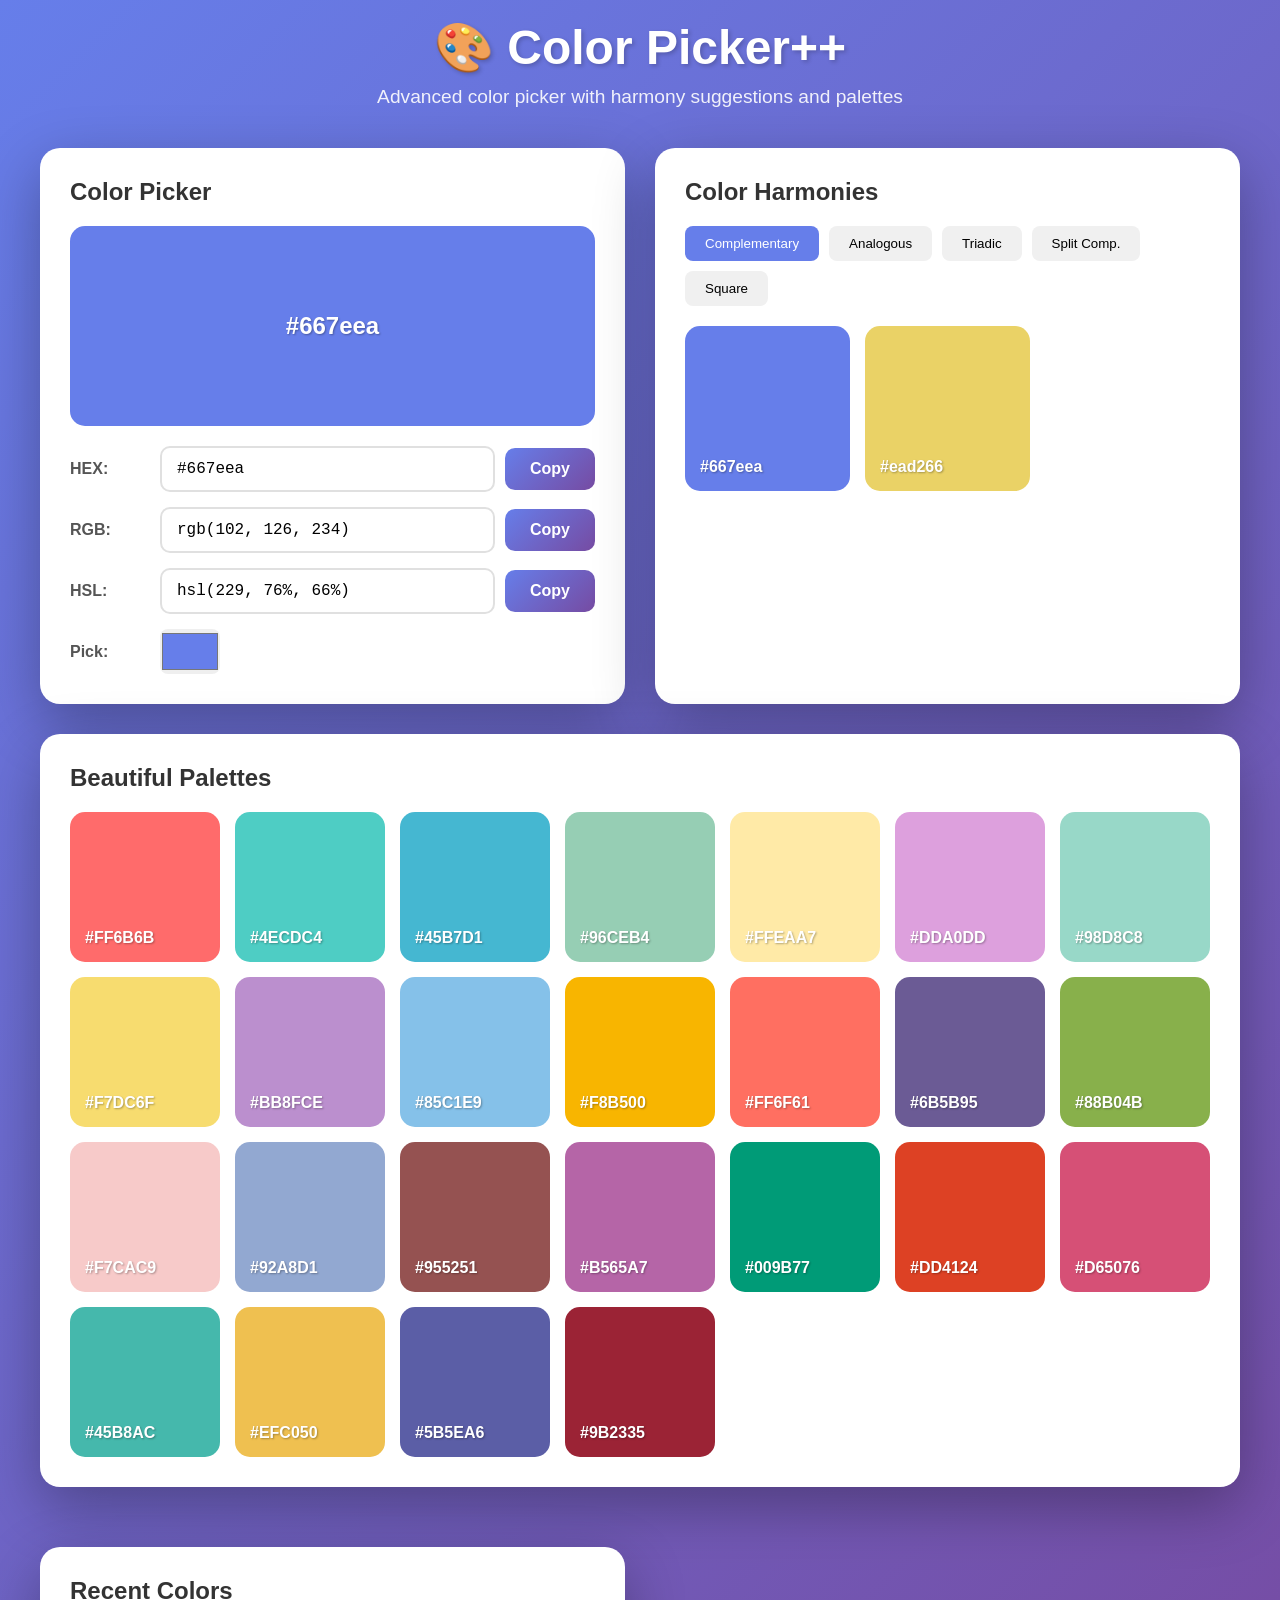
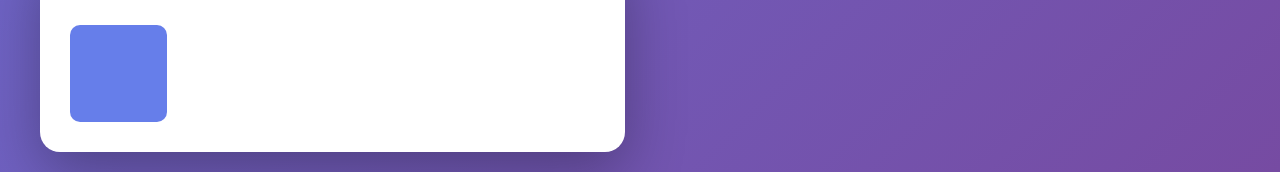
<file: color-picker-plus/index.html>
<!DOCTYPE html>
<html lang="en">
<head>
<meta http-equiv="Content-Security-Policy" content="default-src 'self'; script-src 'self' 'unsafe-inline'; style-src 'self' 'unsafe-inline'; img-src 'self' data: blob:; connect-src 'self'; font-src 'self' data:; worker-src 'self'; manifest-src 'self'; object-src 'none'; base-uri 'self'; form-action 'none';">
<meta charset="UTF-8">
    <meta name="viewport" content="width=device-width, initial-scale=1.0">
    <title>Color Picker++</title>
    <meta name="description" content="Color Picker++ — pick colors, convert between HEX, RGB and HSL, and generate harmonious palettes and color history instantly in your browser.">
    <meta property="og:title" content="Color Picker++ — HEX / RGB / HSL Picker">
    <meta property="og:description" content="Color Picker++ — pick colors, convert between HEX, RGB and HSL, and generate harmonious palettes and color history instantly in your browser.">
    <meta property="og:type" content="website">
    <link rel="icon" href="data:image/svg+xml,<svg xmlns='http://www.w3.org/2000/svg' viewBox='0 0 100 100'><circle cx='50' cy='50' r='45' fill='%23667eea'/><text x='50' y='65' font-size='40' text-anchor='middle' fill='white'>🎨</text></svg>">
    <meta name="theme-color" content="#667eea">
    <meta name="apple-mobile-web-app-capable" content="yes">
    <meta name="apple-mobile-web-app-status-bar-style" content="black-translucent">
    <link rel="apple-touch-icon" href="data:image/svg+xml,%3Csvg xmlns='http://www.w3.org/2000/svg' viewBox='0 0 192 192'%3E%3Crect width='192' height='192' fill='%23667eea' rx='40'/%3E%3Ctext x='96' y='130' font-size='100' text-anchor='middle'%3E%F0%9F%8E%A8%3C/text%3E%3C/svg%3E">
    <link rel="manifest" href="manifest.json">
    <link rel="stylesheet" href="../shared/theme.css">
    <style>
        /* Reset + primitives come from ../shared/theme.css. This page is a light
           theme, so it keeps its own look and only neutralises the theme's card
           border (its .card is a white panel, see below). */

        body {
            font-family: 'Segoe UI', Tahoma, Geneva, Verdana, sans-serif;
            background: linear-gradient(135deg, #667eea 0%, #764ba2 100%);
            min-height: 100vh;
            padding: 20px;
        }

        .container {
            max-width: 1200px;
            margin: 0 auto;
        }

        .header {
            text-align: center;
            color: white;
            margin-bottom: 40px;
        }

        .header h1 {
            font-size: 3rem;
            margin-bottom: 10px;
            text-shadow: 2px 2px 4px rgba(0,0,0,0.2);
        }

        .header p {
            font-size: 1.2rem;
            opacity: 0.9;
        }

        .main-content {
            display: grid;
            grid-template-columns: minmax(0, 1fr) minmax(0, 1fr);
            gap: 30px;
            min-width: 0;
        }

        .main-content > * { min-width: 0; }

        .card {
            background: white;
            border-radius: 20px;
            padding: 30px;
            box-shadow: 0 20px 60px rgba(0,0,0,0.3);
            border: 0;   /* the theme's .card is a dark surface; this one is white */
        }

        .card h2 {
            color: #333;
            margin-bottom: 20px;
            font-size: 1.5rem;
        }

        .color-preview {
            width: 100%;
            height: 200px;
            border-radius: 15px;
            margin-bottom: 20px;
            display: flex;
            align-items: center;
            justify-content: center;
            font-size: 1.5rem;
            font-weight: bold;
            color: white;
            text-shadow: 1px 1px 2px rgba(0,0,0,0.3);
            transition: background-color 0.3s ease;
        }

        .color-inputs {
            display: grid;
            gap: 15px;
        }

        .input-group {
            display: flex;
            align-items: center;
            gap: 10px;
            flex-wrap: wrap;          /* fixed 80px label + 60px swatch must be able to wrap */
            min-width: 0;
        }

        .input-group label {
            width: 80px;
            font-weight: 600;
            color: #555;
        }

        .input-group input[type="text"] {
            flex: 1 1 8rem;
            min-width: 0;             /* flex items default to min-width:auto (input intrinsic ~177px) */
            padding: 12px 15px;
            border: 2px solid #e0e0e0;
            border-radius: 10px;
            font-size: 1rem;
            font-family: 'Courier New', monospace;
            transition: border-color 0.3s ease;
        }

        .input-group input[type="text"]:focus {
            outline: none;
            border-color: #667eea;
        }

        .input-group input[type="color"] {
            width: 60px;
            height: 45px;
            border: none;
            border-radius: 8px;
            cursor: pointer;
        }

        .copy-btn {
            padding: 12px 25px;
            background: linear-gradient(135deg, #667eea 0%, #764ba2 100%);
            color: white;
            border: none;
            border-radius: 10px;
            font-size: 1rem;
            font-weight: 600;
            cursor: pointer;
            transition: transform 0.2s ease, box-shadow 0.2s ease;
        }

        .copy-btn:hover {
            transform: translateY(-2px);
            box-shadow: 0 10px 20px rgba(102, 126, 234, 0.4);
        }

        .palette-section {
            grid-column: 1 / -1;
        }

        .palette-grid {
            display: grid;
            grid-template-columns: repeat(auto-fill, minmax(150px, 1fr));
            gap: 15px;
        }

        .palette-item {
            aspect-ratio: 1;
            border-radius: 15px;
            cursor: pointer;
            transition: transform 0.2s ease, box-shadow 0.2s ease;
            display: flex;
            align-items: flex-end;
            padding: 15px;
            color: white;
            font-weight: 600;
            text-shadow: 1px 1px 2px rgba(0,0,0,0.3);
        }

        .palette-item:hover {
            transform: scale(1.05);
            box-shadow: 0 10px 30px rgba(0,0,0,0.3);
        }

        .harmonies {
            display: flex;
            gap: 10px;
            flex-wrap: wrap;
            margin-bottom: 20px;
        }

        .harmony-btn {
            padding: 10px 20px;
            background: #f0f0f0;
            border: none;
            border-radius: 8px;
            cursor: pointer;
            font-weight: 500;
            transition: all 0.2s ease;
        }

        .harmony-btn:hover {
            background: #667eea;
            color: white;
        }

        .harmony-btn.active {
            background: #667eea;
            color: white;
        }

        .history-section {
            margin-top: 30px;
        }

        .history-grid {
            display: grid;
            grid-template-columns: repeat(auto-fill, minmax(80px, 1fr));
            gap: 10px;
        }

        .history-item {
            aspect-ratio: 1;
            border-radius: 10px;
            cursor: pointer;
            transition: transform 0.2s ease;
            border: 3px solid transparent;
        }

        .history-item:hover {
            transform: scale(1.1);
            border-color: white;
        }

        @media (max-width: 768px) {
            .main-content {
                grid-template-columns: 1fr;
            }
            
            .header h1 {
                font-size: 2rem;
            }
        }
    </style>
</head>
<body>
    <div class="container">
        <div class="header">
            <h1>🎨 Color Picker++</h1>
            <p>Advanced color picker with harmony suggestions and palettes</p>
        </div>

        <div class="main-content">
            <div class="card">
                <h2>Color Picker</h2>
                <div class="color-preview" id="colorPreview">#667EEA</div>
                
                <div class="color-inputs">
                    <div class="input-group">
                        <label>HEX:</label>
                        <input type="text" id="hexInput" value="#667EEA">
                        <button class="copy-btn" onclick="copyColor('hex', this)">Copy</button>
                    </div>
                    
                    <div class="input-group">
                        <label>RGB:</label>
                        <input type="text" id="rgbInput" value="rgb(102, 126, 234)">
                        <button class="copy-btn" onclick="copyColor('rgb', this)">Copy</button>
                    </div>
                    
                    <div class="input-group">
                        <label>HSL:</label>
                        <input type="text" id="hslInput" value="hsl(229, 74%, 66%)">
                        <button class="copy-btn" onclick="copyColor('hsl', this)">Copy</button>
                    </div>
                    
                    <div class="input-group">
                        <label>Pick:</label>
                        <input type="color" id="colorPicker" value="#667eea">
                    </div>
                </div>
            </div>

            <div class="card">
                <h2>Color Harmonies</h2>
                <div class="harmonies">
                    <button class="harmony-btn active" onclick="generateHarmony('complementary', event)">Complementary</button>
                    <button class="harmony-btn" onclick="generateHarmony('analogous', event)">Analogous</button>
                    <button class="harmony-btn" onclick="generateHarmony('triadic', event)">Triadic</button>
                    <button class="harmony-btn" onclick="generateHarmony('split', event)">Split Comp.</button>
                    <button class="harmony-btn" onclick="generateHarmony('square', event)">Square</button>
                </div>
                <div class="palette-grid" id="harmonyPalette"></div>
            </div>

            <div class="card palette-section">
                <h2>Beautiful Palettes</h2>
                <div class="palette-grid" id="presetPalettes"></div>
            </div>

            <div class="card history-section">
                <h2>Recent Colors</h2>
                <div class="history-grid" id="historyGrid"></div>
            </div>
        </div>
    </div>

    <script src="../shared/utils.js"></script>
    <script>
        let currentColor = '#667eea';
        let colorHistory = [];
        let currentHarmony = 'complementary';

        const colorPreview = document.getElementById('colorPreview');
        const hexInput = document.getElementById('hexInput');
        const rgbInput = document.getElementById('rgbInput');
        const hslInput = document.getElementById('hslInput');
        const colorPicker = document.getElementById('colorPicker');
        const harmonyPalette = document.getElementById('harmonyPalette');
        const presetPalettes = document.getElementById('presetPalettes');
        const historyGrid = document.getElementById('historyGrid');

        const presetColors = [
            '#FF6B6B', '#4ECDC4', '#45B7D1', '#96CEB4', '#FFEAA7',
            '#DDA0DD', '#98D8C8', '#F7DC6F', '#BB8FCE', '#85C1E9',
            '#F8B500', '#FF6F61', '#6B5B95', '#88B04B', '#F7CAC9',
            '#92A8D1', '#955251', '#B565A7', '#009B77', '#DD4124',
            '#D65076', '#45B8AC', '#EFC050', '#5B5EA6', '#9B2335'
        ];

        function hexToRgb(hex) {
            const result = /^#?([a-f\d]{2})([a-f\d]{2})([a-f\d]{2})$/i.exec(hex);
            return result ? {
                r: parseInt(result[1], 16),
                g: parseInt(result[2], 16),
                b: parseInt(result[3], 16)
            } : null;
        }

        function rgbToHex(r, g, b) {
            return '#' + [r, g, b].map(x => {
                const hex = x.toString(16);
                return hex.length === 1 ? '0' + hex : hex;
            }).join('');
        }

        function rgbToHsl(r, g, b) {
            r /= 255;
            g /= 255;
            b /= 255;
            const max = Math.max(r, g, b);
            const min = Math.min(r, g, b);
            let h, s, l = (max + min) / 2;

            if (max === min) {
                h = s = 0;
            } else {
                const d = max - min;
                s = l > 0.5 ? d / (2 - max - min) : d / (max + min);
                switch (max) {
                    case r: h = ((g - b) / d + (g < b ? 6 : 0)) / 6; break;
                    case g: h = ((b - r) / d + 2) / 6; break;
                    case b: h = ((r - g) / d + 4) / 6; break;
                }
            }
            return { h: Math.round(h * 360), s: Math.round(s * 100), l: Math.round(l * 100) };
        }

        function hslToRgb(h, s, l) {
            h /= 360;
            s /= 100;
            l /= 100;
            let r, g, b;
            if (s === 0) {
                r = g = b = l;
            } else {
                const hue2rgb = (p, q, t) => {
                    if (t < 0) t += 1;
                    if (t > 1) t -= 1;
                    if (t < 1/6) return p + (q - p) * 6 * t;
                    if (t < 1/2) return q;
                    if (t < 2/3) return p + (q - p) * (2/3 - t) * 6;
                    return p;
                };
                const q = l < 0.5 ? l * (1 + s) : l + s - l * s;
                const p = 2 * l - q;
                r = hue2rgb(p, q, h + 1/3);
                g = hue2rgb(p, q, h);
                b = hue2rgb(p, q, h - 1/3);
            }
            return { r: Math.round(r * 255), g: Math.round(g * 255), b: Math.round(b * 255) };
        }

        function updateColor(color) {
            currentColor = color;
            const rgb = hexToRgb(color);
            const hsl = rgbToHsl(rgb.r, rgb.g, rgb.b);

            colorPreview.style.backgroundColor = color;
            colorPreview.textContent = color;
            hexInput.value = color;
            colorPicker.value = color;
            rgbInput.value = `rgb(${rgb.r}, ${rgb.g}, ${rgb.b})`;
            hslInput.value = `hsl(${hsl.h}, ${hsl.s}%, ${hsl.l}%)`;

            addToHistory(color);
            generateHarmony(currentHarmony);
        }

        function addToHistory(color) {
            if (!colorHistory.includes(color)) {
                colorHistory.unshift(color);
                if (colorHistory.length > 20) colorHistory.pop();
                renderHistory();
            }
        }

        function renderHistory() {
            historyGrid.innerHTML = colorHistory.map(color => `
                <div class="history-item" style="background-color: ${Utils.escapeHtml(color)}" onclick="updateColor('${Utils.escapeHtml(color)}')"></div>
            `).join('');
        }

        function generateHarmony(type, event) {
            currentHarmony = type;
            document.querySelectorAll('.harmony-btn').forEach(btn => btn.classList.remove('active'));
            if (event && event.target) {
                event.target.classList.add('active');
            } else {
                const btn = document.querySelector(`button[onclick*="generateHarmony('${type}'"]`);
                if (btn) btn.classList.add('active');
            }

            const rgb = hexToRgb(currentColor);
            const hsl = rgbToHsl(rgb.r, rgb.g, rgb.b);
            let colors = [];

            switch (type) {
                case 'complementary':
                    colors = [currentColor, hslToHex((hsl.h + 180) % 360, hsl.s, hsl.l)];
                    break;
                case 'analogous':
                    colors = [
                        hslToHex((hsl.h - 30 + 360) % 360, hsl.s, hsl.l),
                        currentColor,
                        hslToHex((hsl.h + 30) % 360, hsl.s, hsl.l)
                    ];
                    break;
                case 'triadic':
                    colors = [
                        currentColor,
                        hslToHex((hsl.h + 120) % 360, hsl.s, hsl.l),
                        hslToHex((hsl.h + 240) % 360, hsl.s, hsl.l)
                    ];
                    break;
                case 'split':
                    colors = [
                        currentColor,
                        hslToHex((hsl.h + 150) % 360, hsl.s, hsl.l),
                        hslToHex((hsl.h + 210) % 360, hsl.s, hsl.l)
                    ];
                    break;
                case 'square':
                    colors = [
                        currentColor,
                        hslToHex((hsl.h + 90) % 360, hsl.s, hsl.l),
                        hslToHex((hsl.h + 180) % 360, hsl.s, hsl.l),
                        hslToHex((hsl.h + 270) % 360, hsl.s, hsl.l)
                    ];
                    break;
            }

            harmonyPalette.innerHTML = colors.map(color => `
                <div class="palette-item" style="background-color: ${Utils.escapeHtml(color)}" onclick="updateColor('${Utils.escapeHtml(color)}')">${Utils.escapeHtml(color)}</div>
            `).join('');
        }

        function hslToHex(h, s, l) {
            const rgb = hslToRgb(h, s, l);
            return rgbToHex(rgb.r, rgb.g, rgb.b);
        }

        async function copyColor(type, btn) {
            let text = '';
            switch (type) {
                case 'hex': text = hexInput.value; break;
                case 'rgb': text = rgbInput.value; break;
                case 'hsl': text = hslInput.value; break;
            }
            const success = await Utils.copyToClipboard(text);
            const originalText = btn.textContent;
            btn.textContent = success ? 'Copied!' : 'Failed!';
            setTimeout(() => btn.textContent = originalText, 1000);
        }

        function renderPresetPalettes() {
            presetPalettes.innerHTML = presetColors.map(color => `
                <div class="palette-item" style="background-color: ${Utils.escapeHtml(color)}" onclick="updateColor('${Utils.escapeHtml(color)}')">${Utils.escapeHtml(color)}</div>
            `).join('');
        }

        colorPicker.addEventListener('input', (e) => updateColor(e.target.value));
        hexInput.addEventListener('change', (e) => {
            let value = e.target.value;
            if (!value.startsWith('#')) value = '#' + value;
            if (/^#[0-9A-Fa-f]{6}$/.test(value)) {
                updateColor(value);
            }
        });

        updateColor(currentColor);
        renderPresetPalettes();
        renderHistory();
    </script>
    <script>
        // Service Worker registration with auto-refresh on hard reload
        if ('serviceWorker' in navigator) {
            // Detect hard reload (Ctrl+Shift+R or Cmd+Shift+R)
            let isHardReload = false;
            if (performance.getEntriesByType && performance.getEntriesByType('navigation').length > 0) {
                const navEntry = performance.getEntriesByType('navigation')[0];
                isHardReload = navEntry.type === 'reload';
            } else if (performance.navigation) {
                // Fallback for older browsers
                isHardReload = performance.navigation.type === 1;
            }
            
            navigator.serviceWorker.register('./sw.js', { scope: './' }).then((registration) => {
                // Handle updates
                registration.addEventListener('updatefound', () => {
                    const newWorker = registration.installing;
                    newWorker.addEventListener('statechange', () => {
                        if (newWorker.state === 'installed' && navigator.serviceWorker.controller) {
                            // New version available, skip waiting
                            newWorker.postMessage({ type: 'SKIP_WAITING' });
                        }
                    });
                });

                // If hard reload, tell SW to fetch fresh
                if (isHardReload && registration.active) {
                    registration.active.postMessage({ type: 'HARD_RELOAD' });
                }
            });

            // Auto-refresh when controller changes (after skipWaiting)
            // Only auto-reload when an UPDATE replaces a controller this page already had.
            // On a first visit the new worker claims an uncontrolled page, and reloading
            // there would cost every first-time visitor a second page load.
            const swHadController = !!navigator.serviceWorker.controller;
            navigator.serviceWorker.addEventListener('controllerchange', () => {
                if (!swHadController) return;
                window.location.reload();
            });
        }
    </script>
</body>
</html>
</file>
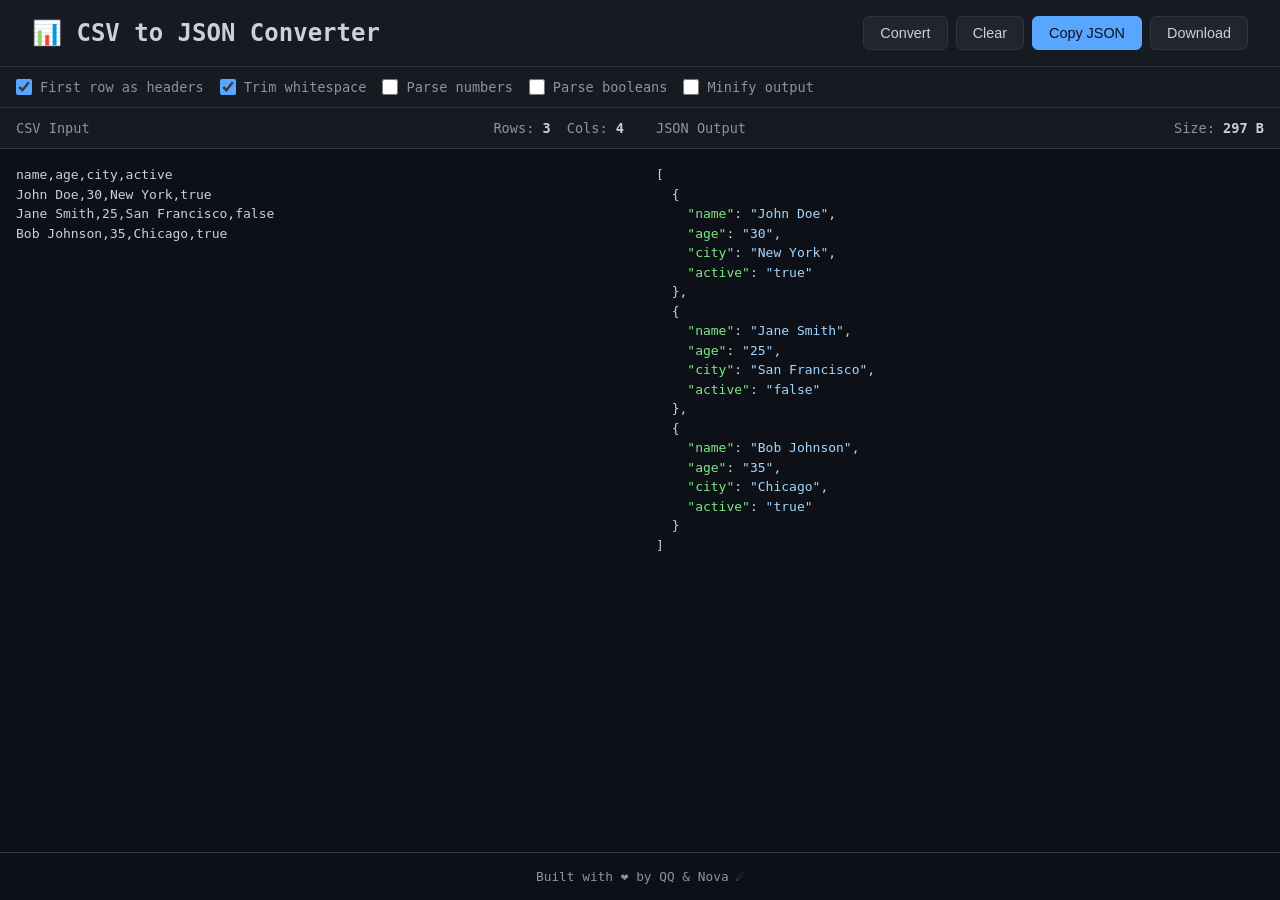
<file: csv-json/index.html>
<!DOCTYPE html>
<html lang="en">
<head>
<meta http-equiv="Content-Security-Policy" content="default-src 'self'; script-src 'self' 'unsafe-inline'; style-src 'self' 'unsafe-inline'; img-src 'self' data: blob:; connect-src 'self'; font-src 'self' data:; worker-src 'self'; manifest-src 'self'; object-src 'none'; base-uri 'self'; form-action 'none';">
<meta charset="UTF-8">
    <meta name="viewport" content="width=device-width, initial-scale=1.0">
    <meta name="theme-color" content="#0d1117">
    <meta name="apple-mobile-web-app-capable" content="yes">
    <meta name="apple-mobile-web-app-status-bar-style" content="black-translucent">
    <link rel="manifest" href="manifest.json">
    <link rel="apple-touch-icon" href="data:image/svg+xml,%3Csvg xmlns='http://www.w3.org/2000/svg' viewBox='0 0 192 192'%3E%3Crect width='192' height='192' fill='%230d1117' rx='40'/%3E%3Ctext x='96' y='130' font-size='100' text-anchor='middle'%3E%F0%9F%93%8A%3C/text%3E%3C/svg%3E">
    <title>CSV to JSON Converter - Transform Data Instantly</title>
    <meta name="description" content="Convert CSV to JSON instantly in your browser — header detection, delimiter handling and copy-ready output, with no upload and no server.">
    <meta property="og:title" content="CSV to JSON Converter">
    <meta property="og:description" content="Convert CSV to JSON instantly in your browser — header detection, delimiter handling and copy-ready output, with no upload and no server.">
    <meta property="og:type" content="website">
    <link rel="icon" href="data:image/svg+xml,%3Csvg xmlns='http://www.w3.org/2000/svg' viewBox='0 0 100 100'%3E%3Crect width='100' height='100' fill='%230d1117' rx='20'/%3E%3Ctext x='50' y='65' font-size='50' text-anchor='middle'%3E📊%3C/text%3E%3C/svg%3E">
    <link rel="icon" type="image/svg+xml" href="favicon.svg">
    <link rel="stylesheet" href="../shared/theme.css">
    <style>
        body {
            font-family: -apple-system, BlinkMacSystemFont, 'Segoe UI', Roboto, monospace;
            min-height: 100vh;
            display: flex;
            flex-direction: column;
        }
        header {
            background: var(--surface);
            border-bottom: 1px solid var(--border);
            padding: 1rem 2rem;
            display: flex;
            align-items: center;
            justify-content: space-between;
            flex-wrap: wrap;
            gap: 1rem;
        }
        h1 { font-size: 1.5rem; display: flex; align-items: center; gap: 0.5rem; }
        .toolbar { display: flex; gap: 0.5rem; flex-wrap: wrap; }
        button {
            background: var(--surface-hover);
            border: 1px solid var(--border);
            color: var(--text);
            padding: 0.5rem 1rem;
            border-radius: 6px;
            cursor: pointer;
            font-size: 0.9rem;
            transition: all 0.2s;
        }
        button:hover { background: var(--border); }
        button.primary { background: var(--accent); color: var(--bg); border-color: var(--accent); }
        .options {
            display: flex;
            gap: 1rem;
            align-items: center;
            padding: 0.75rem 1rem;
            background: var(--surface);
            border-bottom: 1px solid var(--border);
            flex-wrap: wrap;
        }
        .option {
            display: flex;
            align-items: center;
            gap: 0.5rem;
            font-size: 0.85rem;
            color: var(--text-secondary);
        }
        .option input[type="checkbox"] {
            width: 16px;
            height: 16px;
            accent-color: var(--accent);
        }
        .container {
            display: flex;
            flex: 1;
            overflow: hidden;
        }
        .panel {
            flex: 1;
            min-width: 300px;
        }
        .panel-header {
            background: var(--surface);
            border-bottom: 1px solid var(--border);
            padding: 0.75rem 1rem;
            font-size: 0.85rem;
            color: var(--text-secondary);
            display: flex;
            justify-content: space-between;
            align-items: center;
        }
        .panel-body {
            flex: 1;
            overflow: auto;
            position: relative;
        }
        textarea, .code-display {
            width: 100%;
            height: 100%;
            background: var(--bg);
            border: none;
            color: var(--text);
            padding: 1rem;
            font-family: 'JetBrains Mono', 'Fira Code', monospace;
            font-size: 13px;
            line-height: 1.5;
            resize: none;
            outline: none;
            white-space: pre;
            overflow: auto;
        }
        .drop-zone {
            border: 2px dashed var(--border);
            border-radius: 8px;
            padding: 2rem;
            text-align: center;
            margin: 1rem;
            cursor: pointer;
            transition: all 0.2s;
        }
        .drop-zone:hover, .drop-zone.dragover {
            border-color: var(--accent);
            background: var(--surface-hover);
        }
        .drop-zone .icon { font-size: 2rem; margin-bottom: 0.5rem; }
        .stats {
            display: flex;
            gap: 1rem;
            font-size: 0.85rem;
        }
        .stat { color: var(--text-secondary); }
        .stat span { color: var(--text); font-weight: 600; }
        .table-preview {
            width: 100%;
            border-collapse: collapse;
            font-size: 0.85rem;
        }
        .table-preview th, .table-preview td {
            padding: 0.5rem 0.75rem;
            text-align: left;
            border-bottom: 1px solid var(--border);
        }
        .table-preview th {
            background: var(--surface);
            font-weight: 600;
            position: sticky;
            top: 0;
        }
        .table-preview tr:hover {
            background: var(--surface-hover);
        }
        .error-bar {
            background: var(--error);
            color: white;
            padding: 0.75rem 1rem;
            display: none;
        }
        .error-bar.show { display: block; }
        .json-key { color: #7ee787; }
        .json-string { color: #a5d6ff; }
        .json-number { color: #79c0ff; }
        .json-boolean { color: #ff7b72; }
        footer {
            text-align: center;
            padding: 1rem;
            color: var(--text-secondary);
            font-size: 0.8rem;
            border-top: 1px solid var(--border);
        }
        footer a {
            color: var(--accent);
            text-decoration: none;
            border-bottom: 1px solid transparent;
            transition: border-color 0.2s;
        }
        footer a:hover {
            border-bottom-color: var(--accent);
        }
        @media (max-width: 768px) {
            .container { flex-direction: column; }
            .panel { min-height: 300px; }
        }
    </style>
</head>
<body>
    <header>
        <h1>📊 CSV to JSON Converter</h1>
        <div class="toolbar">
            <button onclick="convert()">Convert</button>
            <button onclick="clearAll()">Clear</button>
            <button class="primary" onclick="copyJSON()">Copy JSON</button>
            <button onclick="downloadJSON()">Download</button>
        </div>
    </header>
    
    <div class="error-bar" id="errorBar"></div>
    
    <div class="options">
        <label class="option">
            <input type="checkbox" id="firstRowHeaders" checked>
            First row as headers
        </label>
        <label class="option">
            <input type="checkbox" id="trimValues" checked>
            Trim whitespace
        </label>
        <label class="option">
            <input type="checkbox" id="parseNumbers">
            Parse numbers
        </label>
        <label class="option">
            <input type="checkbox" id="parseBooleans">
            Parse booleans
        </label>
        <label class="option">
            <input type="checkbox" id="minify">
            Minify output
        </label>
    </div>
    
    <div class="container">
        <div class="panel">
            <div class="panel-header">
                <span>CSV Input</span>
                <div class="stats">
                    <div class="stat">Rows: <span id="rowCount">0</span></div>
                    <div class="stat">Cols: <span id="colCount">0</span></div>
                </div>
            </div>
            <div class="panel-body">
                <div class="drop-zone" id="dropZone" onclick="document.getElementById('fileInput').click()">
                    <div class="icon">📁</div>
                    <p>Drop CSV file here or click to browse</p>
                    <input type="file" id="fileInput" accept=".csv,.txt" style="display:none">
                </div>
                <textarea id="csvInput" placeholder="Or paste CSV here...&#10;name,age,city&#10;John,30,NYC&#10;Jane,25,LA" spellcheck="false" style="display:none;"></textarea>
            </div>
        </div>
        
        <div class="panel">
            <div class="panel-header">
                <span id="outputTab">JSON Output</span>
                <div class="stats">
                    <div class="stat">Size: <span id="jsonSize">0 B</span></div>
                </div>
            </div>
            <div class="panel-body">
                <div class="code-display" id="jsonOutput"></div>
            </div>
        </div>
    </div>
    
    <footer>Built with ❤️ by QQ & Nova ☄️</footer>

    <script src="../shared/utils.js"></script>
    <script>
        const dropZone = document.getElementById('dropZone');
        const fileInput = document.getElementById('fileInput');
        const csvInput = document.getElementById('csvInput');
        const jsonOutput = document.getElementById('jsonOutput');
        const errorBar = document.getElementById('errorBar');
        
        let currentData = [];
        let currentHeaders = [];

        // File drop handling
        dropZone.addEventListener('dragover', (e) => {
            e.preventDefault();
            dropZone.classList.add('dragover');
        });

        dropZone.addEventListener('dragleave', () => {
            dropZone.classList.remove('dragover');
        });

        dropZone.addEventListener('drop', (e) => {
            e.preventDefault();
            dropZone.classList.remove('dragover');
            const file = e.dataTransfer.files[0];
            if (file) handleFile(file);
        });

        fileInput.addEventListener('change', (e) => {
            if (e.target.files[0]) handleFile(e.target.files[0]);
        });

        csvInput.addEventListener('input', Utils.debounce(convert, 300));
        document.querySelectorAll('.options input').forEach(input => {
            input.addEventListener('change', convert);
        });

        function handleFile(file) {
            // Check file size (limit to 10MB)
            const MAX_SIZE = 10 * 1024 * 1024;
            if (file.size > MAX_SIZE) {
                showError('File too large. Maximum size is 10MB.');
                fileInput.value = '';
                return;
            }
            
            const reader = new FileReader();
            reader.onload = (e) => {
                csvInput.value = e.target.result;
                showTextarea();
                convert();
                fileInput.value = ''; // Reset so same file can be re-selected
            };
            reader.onerror = () => {
                showError('Failed to read file. Please try again.');
                fileInput.value = '';
            };
            reader.readAsText(file);
        }

        function showTextarea() {
            dropZone.style.display = 'none';
            csvInput.style.display = 'block';
        }



        function parseCSV(text) {
            // Handle Windows line endings (\r\n) and old Mac (\r)
            const normalizedText = text.replace(/\r\n/g, '\n').replace(/\r/g, '\n');
            const lines = normalizedText.trim().split('\n');
            if (lines.length === 0) return { headers: [], data: [] };

            const delimiter = text.includes('\t') ? '\t' : ',';
            
            // FIX: Add safety limits to prevent hangs from malformed CSV
            const MAX_LINE_LENGTH = 100000; // 100KB per line limit
            const MAX_FIELDS = 10000; // Maximum fields per row
            
            const parseLine = (line, lineIndex) => {
                // Safety check: reject extremely long lines
                if (line.length > MAX_LINE_LENGTH) {
                    throw new Error(`Line ${lineIndex + 1} exceeds maximum length of ${MAX_LINE_LENGTH} characters`);
                }
                
                const result = [];
                let current = '';
                let inQuotes = false;
                let quoteCount = 0;
                const MAX_QUOTES = 10000; // Prevent runaway quote parsing
                
                for (let i = 0; i < line.length; i++) {
                    const char = line[i];
                    
                    if (char === '"') {
                        quoteCount++;
                        // FIX: Add limit for quote escape to prevent infinite loops
                        if (quoteCount > MAX_QUOTES) {
                            throw new Error(`Line ${lineIndex + 1} has too many quote characters (possible malformed CSV)`);
                        }
                        if (inQuotes && line[i + 1] === '"') {
                            current += '"';
                            i++;
                        } else {
                            inQuotes = !inQuotes;
                        }
                    } else if (char === delimiter && !inQuotes) {
                        result.push(current);
                        current = '';
                        // Safety check: limit number of fields
                        if (result.length > MAX_FIELDS) {
                            throw new Error(`Line ${lineIndex + 1} exceeds maximum of ${MAX_FIELDS} fields`);
                        }
                    } else {
                        current += char;
                    }
                }
                result.push(current);
                
                // Warn about unclosed quotes (malformed CSV)
                if (inQuotes) {
                    throw new Error(`Line ${lineIndex + 1} has unclosed quote (missing closing ")`);
                }
                
                return result;
            };

            const rows = lines.map((line, idx) => parseLine(line, idx));
            const headers = rows[0];
            // Filter out empty rows (rows where all fields are empty)
            const data = rows.slice(1).filter(row => row.some(cell => cell.trim() !== ''));

            return { headers, data };
        }

        function convert() {
            const text = csvInput.value.trim();
            if (!text) {
                jsonOutput.innerHTML = '';
                updateStats(0, 0, 0);
                hideError();
                return;
            }

            showTextarea();

            try {
                const { headers, data } = parseCSV(text);
                currentHeaders = headers;
                
                const firstRowHeaders = document.getElementById('firstRowHeaders')?.checked ?? true;
                const trimValues = document.getElementById('trimValues')?.checked ?? true;
                const parseNumbers = document.getElementById('parseNumbers')?.checked ?? false;
                const parseBooleans = document.getElementById('parseBooleans')?.checked ?? false;
                const minify = document.getElementById('minify')?.checked ?? false;

                let actualHeaders = firstRowHeaders ? headers : headers.map((_, i) => `Column${i + 1}`);
                let actualData = firstRowHeaders ? data : [headers, ...data];

                currentData = actualData.map(row => {
                    const obj = {};
                    actualHeaders.forEach((header, i) => {
                        let value = row[i] || '';
                        if (trimValues) value = value.trim();
                        
                        if (parseNumbers && /^-?\d+(\.\d+)?$/.test(value)) {
                            value = parseFloat(value);
                        } else if (parseBooleans && /^(true|false)$/i.test(value)) {
                            value = value.toLowerCase() === 'true';
                        }
                        
                        obj[header] = value;
                    });
                    return obj;
                });

                const jsonStr = JSON.stringify(currentData, null, minify ? 0 : 2);
                jsonOutput.innerHTML = syntaxHighlight(jsonStr);
                
                updateStats(actualData.length, actualHeaders.length, jsonStr.length);
                hideError();
            } catch (e) {
                showError('Failed to parse CSV: ' + e.message);
            }
        }

        function syntaxHighlight(json) {
            // Use safer token-based highlighting instead of regex
            let result = '';
            let inString = false;
            let stringContent = '';
            let isKey = true;
            
            for (let i = 0; i < json.length; i++) {
                const char = json[i];
                const nextChar = json[i + 1];
                
                if (char === '"') {
                    if (!inString) {
                        inString = true;
                        stringContent = '';
                    } else {
                        // Check for escaped quote
                        let backslashCount = 0;
                        let j = i - 1;
                        while (j >= 0 && json[j] === '\\') {
                            backslashCount++;
                            j--;
                        }
                        if (backslashCount % 2 === 0) {
                            // Not escaped - end of string
                            inString = false;
                            const spanClass = isKey ? 'json-key' : 'json-string';
                            result += `<span class="${spanClass}">"${Utils.escapeHtml(stringContent)}"</span>`;
                            isKey = false; // After first value, no more keys at this level
                        } else {
                            stringContent += char;
                        }
                    }
                } else if (inString) {
                    stringContent += char;
                } else if (/[\[\{,]/.test(char)) {
                    result += char;
                    isKey = true; // Reset key detection after opening bracket or comma
                } else if (char === ':') {
                    result += char;
                } else if (/true|false/.test(json.substring(i, i + 4)) || /true|false/.test(json.substring(i, i + 5))) {
                    const boolMatch = json.substring(i).match(/^(true|false)/);
                    if (boolMatch) {
                        result += `<span class="json-boolean">${boolMatch[1]}</span>`;
                        i += boolMatch[1].length - 1;
                    } else {
                        result += char;
                    }
                } else if (/\d/.test(char) || (char === '-' && /\d/.test(nextChar))) {
                    const numMatch = json.substring(i).match(/^-?\d+\.?\d*/);
                    if (numMatch) {
                        result += `<span class="json-number">${numMatch[0]}</span>`;
                        i += numMatch[0].length - 1;
                    } else {
                        result += char;
                    }
                } else {
                    result += char;
                }
            }
            return result;
        }
        
        function updateStats(rows, cols, bytes) {
            document.getElementById('rowCount').textContent = rows;
            document.getElementById('colCount').textContent = cols;
            document.getElementById('jsonSize').textContent = Utils.formatBytes(bytes);
        }

        function clearAll() {
            csvInput.value = '';
            jsonOutput.innerHTML = '';
            updateStats(0, 0, 0);
            hideError();
            dropZone.style.display = 'block';
            csvInput.style.display = 'none';
            fileInput.value = '';
        }

        async function copyJSON() {
            if (currentData.length === 0) {
                showError('Nothing to copy. Convert some CSV data first.');
                return;
            }
            const minify = document.getElementById('minify')?.checked ?? false;
            const jsonText = JSON.stringify(currentData, null, minify ? 0 : 2);
            const success = await Utils.copyToClipboard(jsonText);
            
            const btn = document.querySelector('button.primary');
            const original = btn.textContent;
            btn.textContent = success ? 'Copied!' : 'Copy failed!';
            setTimeout(() => btn.textContent = original, 1500);
            
            if (!success) {
                showError('Failed to copy to clipboard. Check permissions.');
            }
        }

        function downloadJSON() {
            if (currentData.length === 0) return;
            const minify = document.getElementById('minify').checked;
            const blob = new Blob([JSON.stringify(currentData, null, minify ? 0 : 2)], { type: 'application/json' });
            const url = URL.createObjectURL(blob);
            const a = document.createElement('a');
            a.href = url;
            // Use original filename if available, otherwise default
            const originalName = fileInput.files[0]?.name?.replace(/\.csv$/i, '') || 'converted';
            a.download = `${originalName}.json`;
            document.body.appendChild(a);
            a.click();
            document.body.removeChild(a);
            URL.revokeObjectURL(url);
        }

        function showError(msg) {
            errorBar.textContent = '❌ ' + msg;
            errorBar.classList.add('show');
        }

        function hideError() {
            errorBar.classList.remove('show');
        }

        // Sample data on load
        csvInput.value = 'name,age,city,active\nJohn Doe,30,New York,true\nJane Smith,25,San Francisco,false\nBob Johnson,35,Chicago,true';
        showTextarea();
        convert();
    </script>
    <script>
        // Service Worker registration with auto-refresh on hard reload
        if ('serviceWorker' in navigator) {
            // Detect hard reload (Ctrl+Shift+R or Cmd+Shift+R)
            let isHardReload = false;
            if (performance.getEntriesByType && performance.getEntriesByType('navigation').length > 0) {
                const navEntry = performance.getEntriesByType('navigation')[0];
                isHardReload = navEntry.type === 'reload';
            } else if (performance.navigation) {
                // Fallback for older browsers
                isHardReload = performance.navigation.type === 1;
            }
            
            navigator.serviceWorker.register('./sw.js', { scope: './' }).then((registration) => {
                // Handle updates
                registration.addEventListener('updatefound', () => {
                    const newWorker = registration.installing;
                    newWorker.addEventListener('statechange', () => {
                        if (newWorker.state === 'installed' && navigator.serviceWorker.controller) {
                            // New version available, skip waiting
                            newWorker.postMessage({ type: 'SKIP_WAITING' });
                        }
                    });
                });

                // If hard reload, tell SW to fetch fresh
                if (isHardReload && registration.active) {
                    registration.active.postMessage({ type: 'HARD_RELOAD' });
                }
            });

            // Auto-refresh when controller changes (after skipWaiting)
            // Only auto-reload when an UPDATE replaces a controller this page already had.
            // On a first visit the new worker claims an uncontrolled page, and reloading
            // there would cost every first-time visitor a second page load.
            const swHadController = !!navigator.serviceWorker.controller;
            navigator.serviceWorker.addEventListener('controllerchange', () => {
                if (!swHadController) return;
                window.location.reload();
            });
        }
    </script>
</body>
</html>
</file>
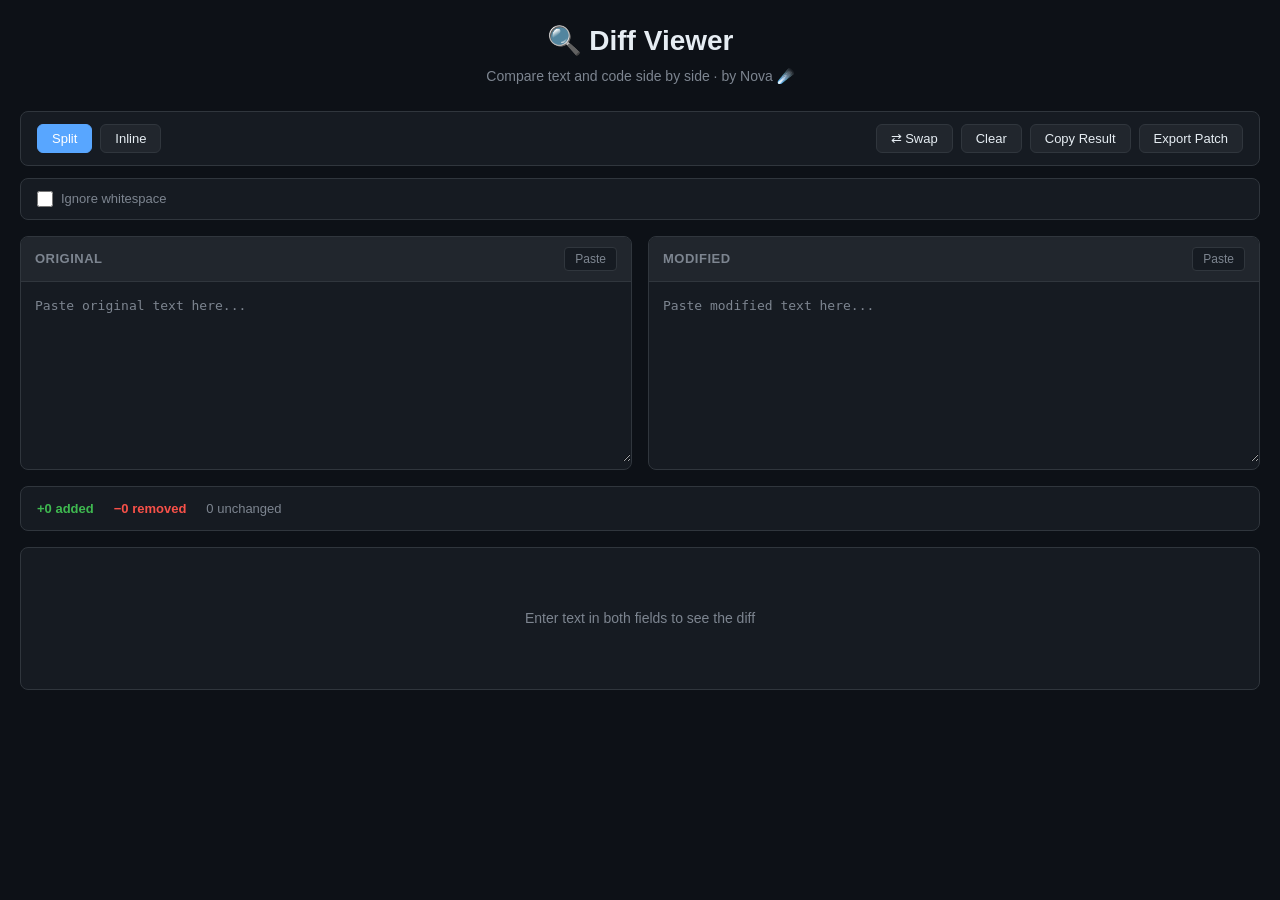
<file: diff-viewer/index.html>
<!DOCTYPE html>
<html lang="en">
<head>
<meta http-equiv="Content-Security-Policy" content="default-src 'self'; script-src 'self' 'unsafe-inline'; style-src 'self' 'unsafe-inline'; img-src 'self' data: blob:; connect-src 'self'; font-src 'self' data:; worker-src 'self'; manifest-src 'self'; object-src 'none'; base-uri 'self'; form-action 'none';">
<meta charset="UTF-8">
    <meta name="viewport" content="width=device-width, initial-scale=1.0">
    <meta name="theme-color" content="#0d1117">
    <meta name="apple-mobile-web-app-capable" content="yes">
    <meta name="apple-mobile-web-app-status-bar-style" content="black-translucent">
    <meta name="description" content="A clean, browser-based diff tool for comparing text and code side by side">
    <link rel="manifest" href="manifest.json">
    <link rel="apple-touch-icon" href="data:image/svg+xml,%3Csvg xmlns='http://www.w3.org/2000/svg' viewBox='0 0 192 192'%3E%3Crect width='192' height='192' fill='%230d1117' rx='40'/%3E%3Ctext x='96' y='130' font-size='100' text-anchor='middle'%3E%F0%9F%93%91%3C/text%3E%3C/svg%3E">
    <title>Diff Viewer</title>
    <link rel="icon" type="image/svg+xml" href="favicon.svg">
    <link rel="stylesheet" href="../shared/theme.css">
    <link rel="stylesheet" href="style.css">
</head>
<body>
    <div class="container">
        <header>
            <h1>🔍 Diff Viewer</h1>
            <p class="subtitle">Compare text and code side by side · by Nova ☄️</p>
        </header>

        <nav class="toolbar" role="toolbar" aria-label="Diff viewer controls">
            <div class="view-modes" role="group" aria-label="View modes">
                <button id="btn-split" class="active" aria-pressed="true" aria-label="Split view">Split</button>
                <button id="btn-inline" aria-pressed="false" aria-label="Inline view">Inline</button>
            </div>
            <div class="actions" role="group" aria-label="Actions">
                <button id="btn-swap" aria-label="Swap inputs">⇄ Swap</button>
                <button id="btn-clear" aria-label="Clear all inputs">Clear</button>
                <button id="btn-copy" aria-label="Copy diff result">Copy Result</button>
                <button id="btn-export" aria-label="Export as patch file">Export Patch</button>
            </div>
        </nav>

        <section class="options" aria-label="Diff options">
            <label class="option-toggle">
                <input type="checkbox" id="opt-ignore-whitespace" aria-label="Ignore whitespace differences">
                <span>Ignore whitespace</span>
            </label>
        </section>

        <section class="input-section" aria-label="Input sections">
            <div class="input-pane">
                <div class="input-header">
                    <label for="original">Original</label>
                    <button class="btn-paste" data-target="original" aria-label="Paste into original">Paste</button>
                </div>
                <textarea 
                    id="original" 
                    placeholder="Paste original text here..."
                    aria-label="Original text input"
                    spellcheck="false"
                    autocomplete="off"
                    autocapitalize="off"
                ></textarea>
            </div>
            <div class="input-pane">
                <div class="input-header">
                    <label for="modified">Modified</label>
                    <button class="btn-paste" data-target="modified" aria-label="Paste into modified">Paste</button>
                </div>
                <textarea 
                    id="modified" 
                    placeholder="Paste modified text here..."
                    aria-label="Modified text input"
                    spellcheck="false"
                    autocomplete="off"
                    autocapitalize="off"
                ></textarea>
            </div>
        </section>

        <section class="stats" id="stats" aria-label="Diff statistics">
            <span id="added-count" aria-label="0 lines added">+0 added</span>
            <span id="removed-count" aria-label="0 lines removed">−0 removed</span>
            <span id="unchanged-count" aria-label="0 lines unchanged">0 unchanged</span>
        </section>

        <main class="diff-output" id="diff-output" role="region" aria-label="Diff output" aria-live="polite" aria-busy="false">
            <div class="diff-placeholder">
                Enter text in both fields to see the diff
            </div>
        </main>
    </div>

    <div class="toast" id="toast" role="status" aria-live="polite"></div>

    <script src="../shared/utils.js"></script>
    <script src="diff.js"></script>
    <script src="app.js"></script>
    <script>
        // Service Worker registration with auto-refresh on hard reload
        if ('serviceWorker' in navigator) {
            // Detect hard reload (Ctrl+Shift+R or Cmd+Shift+R)
            let isHardReload = false;
            if (performance.getEntriesByType && performance.getEntriesByType('navigation').length > 0) {
                const navEntry = performance.getEntriesByType('navigation')[0];
                isHardReload = navEntry.type === 'reload';
            } else if (performance.navigation) {
                // Fallback for older browsers
                isHardReload = performance.navigation.type === 1;
            }
            
            navigator.serviceWorker.register('./sw.js', { scope: './' }).then((registration) => {
                // Handle updates
                registration.addEventListener('updatefound', () => {
                    const newWorker = registration.installing;
                    newWorker.addEventListener('statechange', () => {
                        if (newWorker.state === 'installed' && navigator.serviceWorker.controller) {
                            // New version available, skip waiting
                            newWorker.postMessage({ type: 'SKIP_WAITING' });
                        }
                    });
                });

                // If hard reload, tell SW to fetch fresh
                if (isHardReload && registration.active) {
                    registration.active.postMessage({ type: 'HARD_RELOAD' });
                }
            });

            // Auto-refresh when controller changes (after skipWaiting)
            // Only auto-reload when an UPDATE replaces a controller this page already had.
            // On a first visit the new worker claims an uncontrolled page, and reloading
            // there would cost every first-time visitor a second page load.
            const swHadController = !!navigator.serviceWorker.controller;
            navigator.serviceWorker.addEventListener('controllerchange', () => {
                if (!swHadController) return;
                window.location.reload();
            });
        }
    </script>
</body>
</html>
</file>
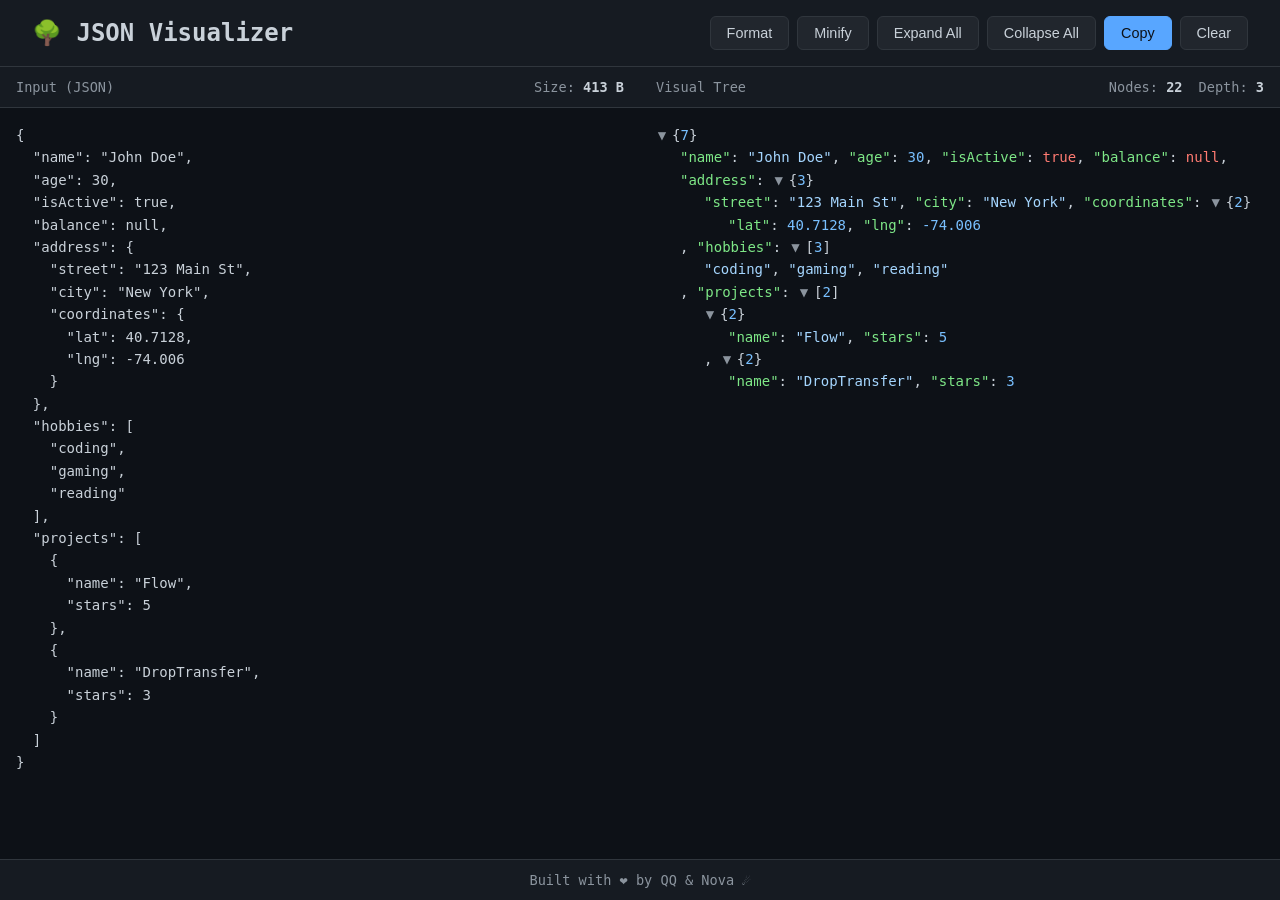
<file: json-viewer/index.html>
<!DOCTYPE html>
<html lang="en">
<head>
<meta http-equiv="Content-Security-Policy" content="default-src 'self'; script-src 'self' 'unsafe-inline'; style-src 'self' 'unsafe-inline'; img-src 'self' data: blob:; connect-src 'self'; font-src 'self' data:; worker-src 'self'; manifest-src 'self'; object-src 'none'; base-uri 'self'; form-action 'none';">
<meta charset="UTF-8">
    <meta name="viewport" content="width=device-width, initial-scale=1.0">
    <meta name="theme-color" content="#0d1117">
    <meta name="apple-mobile-web-app-capable" content="yes">
    <meta name="apple-mobile-web-app-status-bar-style" content="black-translucent">
    <link rel="manifest" href="manifest.json">
    <link rel="apple-touch-icon" href="data:image/svg+xml,%3Csvg xmlns='http://www.w3.org/2000/svg' viewBox='0 0 192 192'%3E%3Crect width='192' height='192' fill='%230d1117' rx='40'/%3E%3Ctext x='96' y='130' font-size='100' text-anchor='middle'%3E%F0%9F%8C%B3%3C/text%3E%3C/svg%3E">
    <title>JSON Visualizer - Interactive JSON Viewer</title>
    <meta name="description" content="An interactive JSON viewer that renders your data as a collapsible tree, with search, path copying and instant formatting — everything stays in your browser.">
    <meta property="og:title" content="JSON Visualizer — Interactive JSON Viewer">
    <meta property="og:description" content="An interactive JSON viewer that renders your data as a collapsible tree, with search, path copying and instant formatting — everything stays in your browser.">
    <meta property="og:type" content="website">
    <link rel="icon" type="image/x-icon" href="favicon.ico">
    <link rel="icon" href="data:image/svg+xml,%3Csvg xmlns='http://www.w3.org/2000/svg' viewBox='0 0 100 100'%3E%3Crect width='100' height='100' fill='%230d1117' rx='20'/%3E%3Ctext x='50' y='65' font-size='50' text-anchor='middle'%3E🌳%3C/text%3E%3C/svg%3E">
    <link rel="stylesheet" href="../shared/theme.css">
    <style>
        /* Reset, base typography and the shared tokens live in
           ../shared/theme.css; only JSON node colours are declared here. */
        :root {
            --string: #a5d6ff;
            --number: #79c0ff;
            --boolean: #ff7b72;
            --null: #ff7b72;
            --key: #7ee787;
        }
        body {
            font-family: -apple-system, BlinkMacSystemFont, 'Segoe UI', Roboto, monospace;
            min-height: 100vh;
            display: flex;
            flex-direction: column;
        }
        header {
            background: var(--surface);
            border-bottom: 1px solid var(--border);
            padding: 1rem 2rem;
            display: flex;
            align-items: center;
            justify-content: space-between;
            flex-wrap: wrap;
            gap: 1rem;
        }
        h1 { font-size: 1.5rem; display: flex; align-items: center; gap: 0.5rem; }
        .toolbar {
            display: flex;
            gap: 0.5rem;
            flex-wrap: wrap;
        }
        button {
            background: var(--surface-hover);
            border: 1px solid var(--border);
            color: var(--text);
            padding: 0.5rem 1rem;
            border-radius: 6px;
            cursor: pointer;
            font-size: 0.9rem;
            transition: all 0.2s;
        }
        button:hover { background: var(--border); }
        button.primary { background: var(--accent); color: var(--bg); border-color: var(--accent); }
        button.primary:hover { opacity: 0.9; }
        .container {
            display: flex;
            flex: 1;
            overflow: hidden;
        }
        .panel {
            flex: 1;
            min-width: 300px;
        }
        .panel-header {
            background: var(--surface);
            border-bottom: 1px solid var(--border);
            padding: 0.75rem 1rem;
            font-size: 0.85rem;
            color: var(--text-secondary);
            display: flex;
            justify-content: space-between;
            align-items: center;
        }
        .panel-body {
            flex: 1;
            overflow: auto;
            position: relative;
        }
        textarea {
            width: 100%;
            height: 100%;
            background: var(--bg);
            border: none;
            color: var(--text);
            padding: 1rem;
            font-family: 'JetBrains Mono', 'Fira Code', monospace;
            font-size: 14px;
            line-height: 1.6;
            resize: none;
            outline: none;
        }
        .json-tree {
            padding: 1rem;
            font-family: 'JetBrains Mono', 'Fira Code', monospace;
            font-size: 14px;
            line-height: 1.6;
        }
        .json-node { margin-left: 1.5rem; }
        .json-key {
            color: var(--key);
            cursor: pointer;
            user-select: none;
        }
        .json-key:hover { text-decoration: underline; }
        .json-string { color: var(--string); }
        .json-number { color: var(--number); }
        .json-boolean { color: var(--boolean); }
        .json-null { color: var(--null); }
        .toggle-btn {
            display: inline-block;
            width: 12px;
            text-align: center;
            cursor: pointer;
            color: var(--text-secondary);
            margin-right: 4px;
        }
        .toggle-btn:hover { color: var(--text); }
        .collapsed::after { content: '...'; color: var(--text-secondary); }
        .error-bar {
            background: var(--error);
            color: white;
            padding: 0.75rem 1rem;
            display: none;
        }
        .error-bar.show { display: block; }
        .stats {
            display: flex;
            gap: 1rem;
            font-size: 0.85rem;
        }
        .stat { color: var(--text-secondary); }
        .stat span { color: var(--text); font-weight: 600; }
        @media (max-width: 768px) {
            .container { flex-direction: column; }
            .panel { min-height: 300px; }
        }
        footer {
            background: var(--surface);
            border-top: 1px solid var(--border);
            padding: 0.75rem 1rem;
            text-align: center;
            font-size: 0.85rem;
            color: var(--text-secondary);
        }
        footer a {
            color: var(--accent);
            text-decoration: none;
            border-bottom: 1px solid transparent;
            transition: border-color 0.2s;
        }
        footer a:hover {
            border-bottom-color: var(--accent);
        }
    </style>
</head>
<body>
    <header>
        <h1>🌳 JSON Visualizer</h1>
        <div class="toolbar">
            <button onclick="formatJSON()" aria-label="Format JSON" tabindex="0">Format</button>
            <button onclick="minifyJSON()" aria-label="Minify JSON" tabindex="0">Minify</button>
            <button onclick="expandAll()" aria-label="Expand all nodes" tabindex="0">Expand All</button>
            <button onclick="collapseAll()" aria-label="Collapse all nodes" tabindex="0">Collapse All</button>
            <button class="primary" onclick="copyJSON()" aria-label="Copy JSON to clipboard" tabindex="0">Copy</button>
            <button onclick="clearJSON()" aria-label="Clear JSON input" tabindex="0">Clear</button>
        </div>
    </header>
    <div class="error-bar" id="errorBar"></div>
    <div class="container">
        <div class="panel">
            <div class="panel-header">
                <span>Input (JSON)</span>
                <div class="stats">
                    <div class="stat">Size: <span id="byteSize">0 B</span></div>
                </div>
            </div>
            <div class="panel-body">
                <textarea id="input" placeholder='Paste JSON here...&#10;Example: {&quot;name&quot;: &quot;John&quot;, &quot;age&quot;: 30}' spellcheck="false"></textarea>
            </div>
        </div>
        <div class="panel">
            <div class="panel-header">
                <span>Visual Tree</span>
                <div class="stats">
                    <div class="stat">Nodes: <span id="nodeCount">0</span></div>
                    <div class="stat">Depth: <span id="maxDepth">0</span></div>
                </div>
            </div>
            <div class="panel-body">
                <div class="json-tree" id="tree"></div>
            </div>
        </div>
    </div>

    <script src="../shared/utils.js"></script>
    <script>
        const input = document.getElementById('input');
        const tree = document.getElementById('tree');
        const errorBar = document.getElementById('errorBar');
        let parsedData = null;

        input.addEventListener('input', Utils.debounce(parseJSON, 300));

        const MAX_INPUT_SIZE = 10 * 1024 * 1024; // 10MB limit

        function parseJSON() {
            nodeIdCounter = 0; // Reset counter for each render
            const text = input.value.trim();

            // Check input size limit
            const byteSize = new Blob([text]).size;
            if (byteSize > MAX_INPUT_SIZE) {
                showError(`Input too large: ${Utils.formatBytes(byteSize)} exceeds maximum of 10MB`);
                tree.innerHTML = '<span style="color: var(--text-secondary)">Input too large</span>';
                return;
            }

            if (!text) {
                tree.innerHTML = '';
                hideError();
                updateStats(0, 0, 0);
                return;
            }

            try {
                parsedData = JSON.parse(text);
                hideError();
                tree.innerHTML = renderTree(parsedData);
                updateStats(text.length, countNodes(parsedData), getMaxDepth(parsedData));
            } catch (e) {
                showError(e.message);
                tree.innerHTML = '<span style="color: var(--text-secondary)">Invalid JSON</span>';
            }
        }

        let nodeIdCounter = 0;

        function renderTree(data, key = null, isLast = true, path = '') {
            if (data === null) return `<span class="json-null">null</span>${isLast ? '' : ','}`;
            if (typeof data === 'boolean') return `<span class="json-boolean">${data}</span>${isLast ? '' : ','}`;
            if (typeof data === 'number') return `<span class="json-number">${data}</span>${isLast ? '' : ','}`;
            if (typeof data === 'string') return `<span class="json-string">"${Utils.escapeHtml(data)}"</span>${isLast ? '' : ','}`;

            if (Array.isArray(data)) {
                if (data.length === 0) return `[]${isLast ? '' : ','}`;
                const currentPath = path || `n${nodeIdCounter++}`;
                const domId = `n${nodeIdCounter++}`;
                let html = `<span class="toggle-btn" onclick="toggleNode('${domId}')">▼</span>[<span class="json-number">${data.length}</span>]\n`;
                html += `<div class="json-node" id="node-${domId}">`;
                data.forEach((item, i) => {
                    html += renderTree(item, null, i === data.length - 1, `${currentPath}[${i}]`);
                    if (i < data.length - 1) html += '\n';
                });
                html += '</div>';
                return html + (isLast ? '' : ',');
            }

            const keys = Object.keys(data);
            if (keys.length === 0) return `{}` + (isLast ? '' : ',');
            const currentPath = path || `n${nodeIdCounter++}`;
            const domId = `n${nodeIdCounter++}`;
            let html = `<span class="toggle-btn" onclick="toggleNode('${domId}')">▼</span>{<span class="json-number">${keys.length}</span>}\n`;
            html += `<div class="json-node" id="node-${domId}">`;
            keys.forEach((k, i) => {
                html += `<span class="json-key">"${Utils.escapeHtml(k)}"</span>: ${renderTree(data[k], k, i === keys.length - 1, `${currentPath}.${k}`)}`;
                if (i < keys.length - 1) html += '\n';
            });
            html += '</div>';
            return html + (isLast ? '' : ',');
        }

        function toggleNode(domId) {
            const node = document.getElementById(`node-${domId}`);
            const btn = node.previousElementSibling;
            if (node.style.display === 'none') {
                node.style.display = 'block';
                btn.textContent = '▼';
                btn.classList.remove('collapsed');
            } else {
                node.style.display = 'none';
                btn.textContent = '▶';
                btn.classList.add('collapsed');
            }
        }

        function expandAll() {
            document.querySelectorAll('.json-node').forEach(n => n.style.display = 'block');
            document.querySelectorAll('.toggle-btn').forEach(b => {
                b.textContent = '▼';
                b.classList.remove('collapsed');
            });
        }

        function collapseAll() {
            document.querySelectorAll('.json-node').forEach(n => n.style.display = 'none');
            document.querySelectorAll('.toggle-btn').forEach(b => {
                b.textContent = '▶';
                b.classList.add('collapsed');
            });
        }

        function formatJSON() {
            try {
                const obj = JSON.parse(input.value);
                input.value = JSON.stringify(obj, null, 2);
                parseJSON();
            } catch (e) {
                showError(e.message);
            }
        }

        function minifyJSON() {
            try {
                const obj = JSON.parse(input.value);
                input.value = JSON.stringify(obj);
                parseJSON();
            } catch (e) {
                showError(e.message);
            }
        }

        async function copyJSON() {
            const success = await Utils.copyToClipboard(input.value);
            const btn = document.querySelector('button.primary');
            const original = btn.textContent;
            btn.textContent = success ? 'Copied!' : 'Copy failed!';
            setTimeout(() => btn.textContent = original, 1500);
        }

        function clearJSON() {
            input.value = '';
            tree.innerHTML = '';
            parsedData = null;
            hideError();
            updateStats(0, 0, 0);
        }

        function showError(msg) {
            errorBar.textContent = `❌ ${msg}`;
            errorBar.classList.add('show');
        }

        function hideError() {
            errorBar.classList.remove('show');
        }



        function countNodes(data) {
            if (data === null || typeof data !== 'object') return 1;
            if (Array.isArray(data)) return data.reduce((sum, item) => sum + countNodes(item), 1);
            return Object.values(data).reduce((sum, val) => sum + countNodes(val), 1);
        }

        function getMaxDepth(data) {
            // Iterative approach to avoid stack overflow with large/deep objects
            let maxDepth = 0;
            const stack = [{ data: data, depth: 0 }];
            
            while (stack.length > 0) {
                const { data: current, depth } = stack.pop();
                
                if (current === null || typeof current !== 'object') {
                    maxDepth = Math.max(maxDepth, depth);
                    continue;
                }
                
                // Count this object/array as a level
                const currentDepth = depth + 1;
                maxDepth = Math.max(maxDepth, currentDepth);

                if (Array.isArray(current)) {
                    if (current.length === 0) {
                        maxDepth = Math.max(maxDepth, currentDepth);
                    } else {
                        for (let i = 0; i < current.length; i++) {
                            stack.push({ data: current[i], depth: currentDepth });
                        }
                    }
                } else {
                    const values = Object.values(current);
                    if (values.length === 0) {
                        maxDepth = Math.max(maxDepth, currentDepth);
                    } else {
                        for (let i = 0; i < values.length; i++) {
                            stack.push({ data: values[i], depth: currentDepth });
                        }
                    }
                }
            }
            
            return maxDepth;
        }

        // Update stats uses Utils.formatBytes
        function updateStats(textLength, nodes, depth) {
            const byteSize = new Blob([input.value]).size;
            document.getElementById('byteSize').textContent = Utils.formatBytes(byteSize);
            document.getElementById('nodeCount').textContent = nodes;
            document.getElementById('maxDepth').textContent = depth;
        }

        // Sample data on first load
        input.value = JSON.stringify({
            name: "John Doe",
            age: 30,
            isActive: true,
            balance: null,
            address: {
                street: "123 Main St",
                city: "New York",
                coordinates: {
                    lat: 40.7128,
                    lng: -74.0060
                }
            },
            hobbies: ["coding", "gaming", "reading"],
            projects: [
                { name: "Flow", stars: 5 },
                { name: "DropTransfer", stars: 3 }
            ]
        }, null, 2);
        parseJSON();
    </script>
    <footer>Built with ❤️ by QQ & Nova ☄️</footer>
    <script>
        // Service Worker registration with auto-refresh on hard reload
        if ('serviceWorker' in navigator) {
            // Detect hard reload (Ctrl+Shift+R or Cmd+Shift+R)
            let isHardReload = false;
            if (performance.getEntriesByType && performance.getEntriesByType('navigation').length > 0) {
                const navEntry = performance.getEntriesByType('navigation')[0];
                isHardReload = navEntry.type === 'reload';
            } else if (performance.navigation) {
                // Fallback for older browsers
                isHardReload = performance.navigation.type === 1;
            }

            navigator.serviceWorker.register('./sw.js', { scope: './' }).then((registration) => {
                // Handle updates
                registration.addEventListener('updatefound', () => {
                    const newWorker = registration.installing;
                    newWorker.addEventListener('statechange', () => {
                        if (newWorker.state === 'installed' && navigator.serviceWorker.controller) {
                            // New version available, skip waiting
                            newWorker.postMessage({ type: 'SKIP_WAITING' });
                        }
                    });
                });

                // If hard reload, tell SW to fetch fresh
                if (isHardReload && registration.active) {
                    registration.active.postMessage({ type: 'HARD_RELOAD' });
                }
            });

            // Auto-refresh when controller changes (after skipWaiting)
            // Only auto-reload when an UPDATE replaces a controller this page already had.
            // On a first visit the new worker claims an uncontrolled page, and reloading
            // there would cost every first-time visitor a second page load.
            const swHadController = !!navigator.serviceWorker.controller;
            navigator.serviceWorker.addEventListener('controllerchange', () => {
                if (!swHadController) return;
                window.location.reload();
            });
        }
    </script>
</body>
</html>
</file>
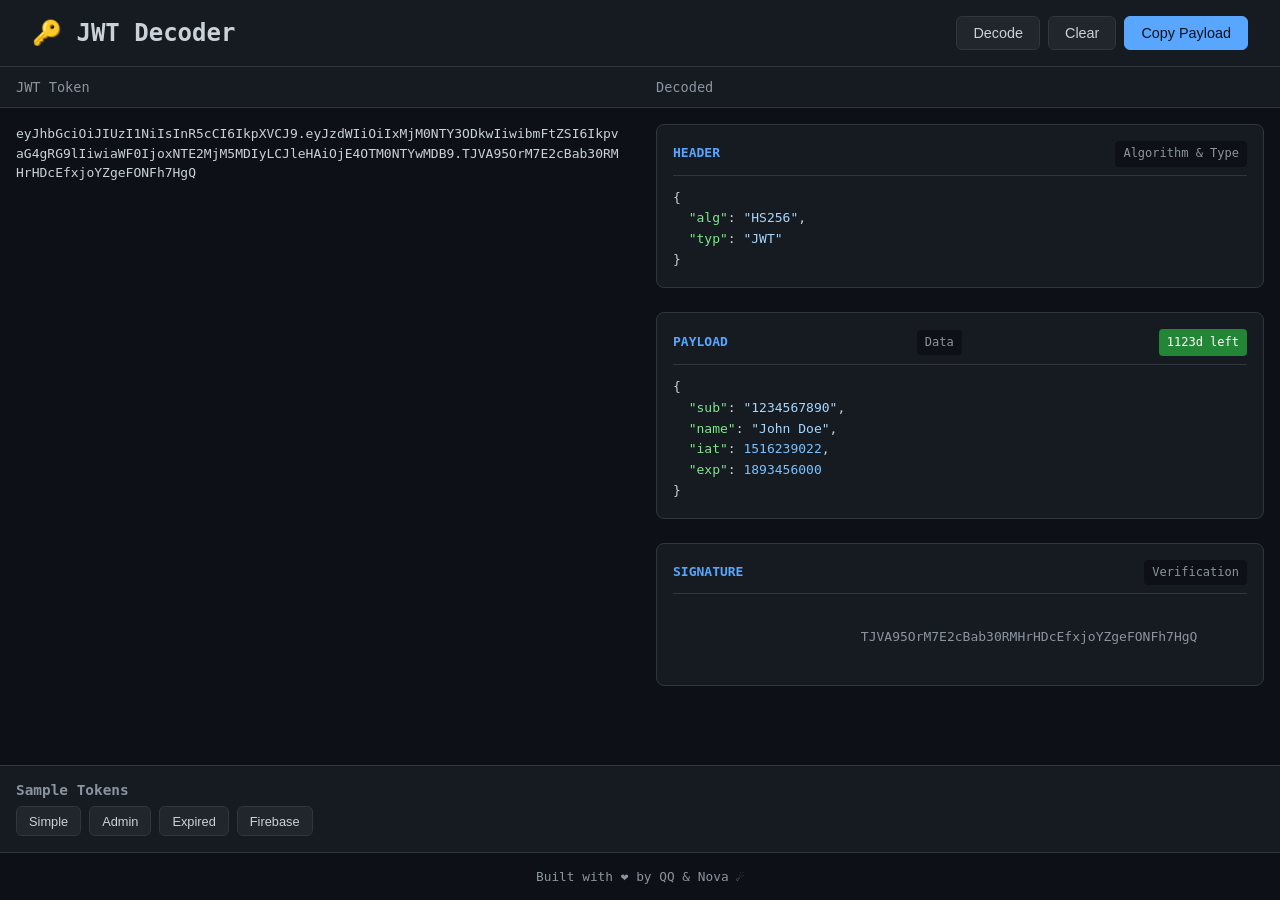
<file: jwt-decoder/index.html>
<!DOCTYPE html>
<html lang="en">
<head>
<meta http-equiv="Content-Security-Policy" content="default-src 'self'; script-src 'self' 'unsafe-inline'; style-src 'self' 'unsafe-inline'; img-src 'self' data: blob:; connect-src 'self'; font-src 'self' data:; worker-src 'self'; manifest-src 'self'; object-src 'none'; base-uri 'self'; form-action 'none';">
<meta charset="UTF-8">
    <meta name="viewport" content="width=device-width, initial-scale=1.0">
    <meta name="theme-color" content="#0d1117">
    <meta name="apple-mobile-web-app-capable" content="yes">
    <meta name="apple-mobile-web-app-status-bar-style" content="black-translucent">
    <link rel="manifest" href="manifest.json">
    <link rel="apple-touch-icon" href="data:image/svg+xml,%3Csvg xmlns='http://www.w3.org/2000/svg' viewBox='0 0 192 192'%3E%3Crect width='192' height='192' fill='%230d1117' rx='40'/%3E%3Ctext x='96' y='130' font-size='100' text-anchor='middle'%3E%F0%9F%94%91%3C/text%3E%3C/svg%3E">
    <title>JWT Decoder - Inspect JSON Web Tokens</title>
    <meta name="description" content="Decode and inspect JSON Web Tokens — header, payload, signature and expiry, all parsed locally so the token never leaves your machine.">
    <meta property="og:title" content="JWT Decoder — Inspect JSON Web Tokens">
    <meta property="og:description" content="Decode and inspect JSON Web Tokens — header, payload, signature and expiry, all parsed locally so the token never leaves your machine.">
    <meta property="og:type" content="website">
    <link rel="icon" href="favicon.ico" sizes="any">
    <link rel="icon" href="data:image/svg+xml,%3Csvg xmlns='http://www.w3.org/2000/svg' viewBox='0 0 100 100'%3E%3Crect width='100' height='100' fill='%230d1117' rx='20'/%3E%3Ctext x='50' y='65' font-size='50' text-anchor='middle'%3E🔑%3C/text%3E%3C/svg%3E" type="image/svg+xml">
    <link rel="stylesheet" href="../shared/theme.css">
    <style>
        /* Reset, base typography and tokens live in ../shared/theme.css. */
        body {
            font-family: -apple-system, BlinkMacSystemFont, 'Segoe UI', Roboto, monospace;
            min-height: 100vh;
            display: flex;
            flex-direction: column;
        }
        header {
            background: var(--surface);
            border-bottom: 1px solid var(--border);
            padding: 1rem 2rem;
            display: flex;
            align-items: center;
            justify-content: space-between;
        }
        h1 { font-size: 1.5rem; display: flex; align-items: center; gap: 0.5rem; }
        .toolbar { display: flex; gap: 0.5rem; }
        button {
            background: var(--surface-hover);
            border: 1px solid var(--border);
            color: var(--text);
            padding: 0.5rem 1rem;
            border-radius: 6px;
            cursor: pointer;
            font-size: 0.9rem;
            transition: all 0.2s;
        }
        button:hover { background: var(--border); }
        button.primary { background: var(--accent); color: var(--bg); border-color: var(--accent); }
        .container {
            display: flex;
            flex: 1;
            overflow: hidden;
        }
        .panel {
            flex: 1;
            min-width: 300px;
        }
        .panel-header {
            background: var(--surface);
            border-bottom: 1px solid var(--border);
            padding: 0.75rem 1rem;
            font-size: 0.85rem;
            color: var(--text-secondary);
            display: flex;
            justify-content: space-between;
            align-items: center;
        }
        .panel-body {
            flex: 1;
            overflow: auto;
            position: relative;
        }
        textarea {
            width: 100%;
            height: 100%;
            background: var(--bg);
            border: none;
            color: var(--text);
            padding: 1rem;
            font-family: 'JetBrains Mono', 'Fira Code', monospace;
            font-size: 13px;
            line-height: 1.5;
            resize: none;
            outline: none;
        }
        .jwt-display {
            padding: 1rem;
            font-family: 'JetBrains Mono', 'Fira Code', monospace;
            font-size: 13px;
            line-height: 1.6;
        }
        .jwt-part {
            margin-bottom: 1.5rem;
            padding: 1rem;
            background: var(--surface);
            border: 1px solid var(--border);
            border-radius: 8px;
        }
        .jwt-part-header {
            display: flex;
            justify-content: space-between;
            align-items: center;
            margin-bottom: 0.75rem;
            padding-bottom: 0.5rem;
            border-bottom: 1px solid var(--border);
        }
        .jwt-part-title {
            font-weight: 600;
            color: var(--accent);
        }
        .jwt-part-badge {
            font-size: 0.75rem;
            padding: 0.2rem 0.5rem;
            background: var(--bg);
            border-radius: 4px;
            color: var(--text-secondary);
        }
        .jwt-part-content {
            white-space: pre-wrap;
            word-break: break-all;
        }
        .json-key { color: #7ee787; }
        .json-string { color: #a5d6ff; }
        .json-number { color: #79c0ff; }
        .json-boolean { color: #ff7b72; }
        .error-bar {
            background: var(--error);
            color: white;
            padding: 0.75rem 1rem;
            display: none;
        }
        .error-bar.show { display: block; }
        .expiry-badge {
            display: inline-block;
            padding: 0.25rem 0.5rem;
            border-radius: 4px;
            font-size: 0.75rem;
            margin-left: 0.5rem;
        }
        .expiry-valid { background: var(--success); color: white; }
        .expiry-expired { background: var(--error); color: white; }
        .expiry-soon { background: var(--warning); color: black; }
        .sample-jwts {
            padding: 1rem;
            background: var(--surface);
            border-top: 1px solid var(--border);
        }
        .sample-jwts h3 {
            font-size: 0.9rem;
            color: var(--text-secondary);
            margin-bottom: 0.5rem;
        }
        .sample-list {
            display: flex;
            gap: 0.5rem;
            flex-wrap: wrap;
        }
        .sample-btn {
            font-size: 0.8rem;
            padding: 0.4rem 0.75rem;
        }
        footer {
            text-align: center;
            padding: 1rem;
            color: var(--text-secondary);
            font-size: 0.8rem;
            border-top: 1px solid var(--border);
        }
        @media (max-width: 768px) {
            .container { flex-direction: column; }
            .panel { min-height: 300px; }
        }
    </style>
</head>
<body>
    <header>
        <h1>🔑 JWT Decoder</h1>
        <div class="toolbar">
            <button onclick="decodeJWT()">Decode</button>
            <button onclick="clearAll()">Clear</button>
            <button class="primary" onclick="copyPayload()">Copy Payload</button>
        </div>
    </header>
    <div class="error-bar" id="errorBar"></div>
    
    <div class="container">
        <div class="panel">
            <div class="panel-header">JWT Token</div>
            <div class="panel-body">
                <textarea id="jwtInput" placeholder="Paste JWT here..." spellcheck="false">eyJhbGciOiJIUzI1NiIsInR5cCI6IkpXVCJ9.eyJzdWIiOiIxMjM0NTY3ODkwIiwibmFtZSI6IkpvaG4gRG9lIiwiaWF0IjoxNTE2MjM5MDIyLCJleHAiOjE4OTM0NTYwMDB9.TJVA95OrM7E2cBab30RMHrHDcEfxjoYZgeFONFh7HgQ</textarea>
            </div>
        </div>
        
        <div class="panel">
            <div class="panel-header">Decoded</div>
            <div class="panel-body">
                <div class="jwt-display" id="jwtOutput"></div>
            </div>
        </div>
    </div>
    
    <div class="sample-jwts">
        <h3>Sample Tokens</h3>
        <div class="sample-list">
            <button class="sample-btn" onclick="loadSample('simple')">Simple</button>
            <button class="sample-btn" onclick="loadSample('admin')">Admin</button>
            <button class="sample-btn" onclick="loadSample('expired')">Expired</button>
            <button class="sample-btn" onclick="loadSample('firebase')">Firebase</button>
        </div>
    </div>
    
    <footer>Built with ❤️ by QQ & Nova ☄️</footer>

    <script src="../shared/utils.js"></script>
    <script>
        const samples = {
            simple: 'eyJhbGciOiJIUzI1NiIsInR5cCI6IkpXVCJ9.eyJzdWIiOiIxMjM0NTY3ODkwIiwibmFtZSI6IkpvaG4gRG9lIiwiaWF0IjoxNTE2MjM5MDIyLCJleHAiOjE4OTM0NTYwMDB9.TJVA95OrM7E2cBab30RMHrHDcEfxjoYZgeFONFh7HgQ',
            admin: 'eyJhbGciOiJSUzI1NiIsInR5cCI6IkpXVCJ9.eyJzdWIiOiJhZG1pbiIsInJvbGUiOiJhZG1pbmlzdHJhdG9yIiwicGVybWlzc2lvbnMiOlsicmVhZCIsIndyaXRlIiwiZGVsZXRlIl0sImlhdCI6MTUxNjIzOTAyMn0.SflKxwRJSMeKKF2QT4fwpMeJf36POk6yJV_adQssw5c',
            expired: 'eyJhbGciOiJIUzI1NiIsInR5cCI6IkpXVCJ9.eyJzdWIiOiIxMjM0NTY3ODkwIiwibmFtZSI6IkpvaG4gRG9lIiwiaWF0IjoxNTE2MjM5MDIyLCJleHAiOjE1MTYyMzkwMjJ9.4AdcjSOPqqJ1TXkLLKJ_sTlx-FaM1xKfTaK02j5drjU',
            firebase: 'eyJhbGciOiJSUzI1NiIsImtpZCI6IjEyMzQ1Njc4OTAifQ.eyJpc3MiOiJodHRwczovL3NlY3VyZXRva2VuLmdvb2dsZS5jb20vcHJvamVjdCIsImF1ZCI6InByb2plY3QiLCJhdXRoX3RpbWUiOjE1MTYyMzkwMjIsInVzZXJfaWQiOiJ1c2VyMTIzIiwic3ViIjoidXNlcjEyMyIsImlhdCI6MTUxNjIzOTAyMn0.invalid'
        };

        const jwtInput = document.getElementById('jwtInput');
        const jwtOutput = document.getElementById('jwtOutput');
        const errorBar = document.getElementById('errorBar');

        jwtInput.addEventListener('input', Utils.debounce(decodeJWT, 300));
        
        jwtInput.addEventListener('keydown', (e) => {
            if (e.ctrlKey && e.key === 'Enter') {
                decodeJWT();
            }
        });



        function decodeJWT() {
            const token = jwtInput.value.trim();
            if (!token) {
                jwtOutput.innerHTML = '';
                hideError();
                return;
            }

            const parts = token.split('.');
            if (parts.length !== 3) {
                showError('Invalid JWT format. Expected 3 parts separated by dots.');
                jwtOutput.innerHTML = '';
                return;
            }

            try {
                const header = JSON.parse(base64UrlDecode(parts[0]));
                const payload = JSON.parse(base64UrlDecode(parts[1]));
                const signature = parts[2];

                hideError();
                renderJWT(header, payload, signature);
            } catch (e) {
                showError('Failed to decode JWT: ' + e.message);
                jwtOutput.innerHTML = '';
            }
        }

        function base64UrlDecode(str) {
            // Add padding if needed
            const padding = 4 - str.length % 4;
            if (padding !== 4) {
                str += '='.repeat(padding);
            }
            // Replace URL-safe characters
            str = str.replace(/-/g, '+').replace(/_/g, '/');
            
            // CRITICAL FIX: Add error handling for invalid base64
            try {
                return atob(str);
            } catch (e) {
                throw new Error('Invalid base64 encoding in token');
            }
        }

        function renderJWT(header, payload, signature) {
            let expiryBadge = '';
            if (payload.exp) {
                const expDate = new Date(payload.exp * 1000);
                const now = new Date();
                const isExpired = expDate < now;
                const isSoon = !isExpired && (expDate - now) < 24 * 60 * 60 * 1000;
                const diff = Math.floor((expDate - now) / 1000);
                const days = Math.floor(diff / 86400);
                
                let badgeClass = isExpired ? 'expiry-expired' : (isSoon ? 'expiry-soon' : 'expiry-valid');
                let badgeText = isExpired ? 'EXPIRED' : (days > 0 ? `${days}d left` : 'Expires soon');
                expiryBadge = `<span class="expiry-badge ${badgeClass}">${badgeText}</span>`;
            }

            jwtOutput.innerHTML = `
                <div class="jwt-part">
                    <div class="jwt-part-header">
                        <span class="jwt-part-title">HEADER</span>
                        <span class="jwt-part-badge">Algorithm & Type</span>
                    </div>
                    <div class="jwt-part-content">${syntaxHighlight(header)}</div>
                </div>
                
                <div class="jwt-part">
                    <div class="jwt-part-header">
                        <span class="jwt-part-title">PAYLOAD</span>
                        <span class="jwt-part-badge">Data</span>
                        ${expiryBadge}
                    </div>
                    <div class="jwt-part-content">${syntaxHighlight(payload)}</div>
                </div>
                
                <div class="jwt-part">
                    <div class="jwt-part-header">
                        <span class="jwt-part-title">SIGNATURE</span>
                        <span class="jwt-part-badge">Verification</span>
                    </div>
                    <div class="jwt-part-content" style="color: var(--text-secondary); word-break: break-all;">
                        ${Utils.escapeHtml(signature)}
                    </div>
                </div>
            `;
        }

        function syntaxHighlight(obj) {
            const json = JSON.stringify(obj, null, 2);
            // Token-based highlighting to avoid regex issues with quotes/colons
            let result = '';
            let inString = false;
            let stringContent = '';
            let isKey = true;
            
            for (let i = 0; i < json.length; i++) {
                const char = json[i];
                
                if (char === '"') {
                    // Check for escaped quote
                    let backslashCount = 0;
                    let j = i - 1;
                    while (j >= 0 && json[j] === '\\') {
                        backslashCount++;
                        j--;
                    }
                    if (backslashCount % 2 === 0) {
                        // Not escaped - toggle string state
                        if (!inString) {
                            inString = true;
                            stringContent = '';
                        } else {
                            inString = false;
                            const spanClass = isKey ? 'json-key' : 'json-string';
                            result += `<span class="${spanClass}">"${Utils.escapeHtml(stringContent)}"</span>`;
                            isKey = false;
                        }
                    } else {
                        stringContent += char;
                    }
                } else if (inString) {
                    stringContent += char;
                } else if (char === ':' && !inString) {
                    result += char;
                    isKey = false;
                } else if (char === ',' || char === '{' || char === '[') {
                    result += char;
                    isKey = true;
                } else if (/[}\]]/.test(char)) {
                    result += char;
                    isKey = false;
                } else if (!inString && /\d/.test(char)) {
                    const numMatch = json.substring(i).match(/^(\d+)/);
                    if (numMatch) {
                        result += `<span class="json-number">${numMatch[1]}</span>`;
                        i += numMatch[1].length - 1;
                    } else {
                        result += char;
                    }
                } else if (!inString && json.substring(i, i + 4) === 'true') {
                    result += `<span class="json-boolean">true</span>`;
                    i += 3;
                } else if (!inString && json.substring(i, i + 5) === 'false') {
                    result += `<span class="json-boolean">false</span>`;
                    i += 4;
                } else if (!inString && json.substring(i, i + 4) === 'null') {
                    result += `<span class="json-null">null</span>`;
                    i += 3;
                } else {
                    result += char;
                }
            }
            return result;
        }

        function loadSample(type) {
            jwtInput.value = samples[type];
            decodeJWT();
        }

        function clearAll() {
            jwtInput.value = '';
            jwtOutput.innerHTML = '';
            hideError();
        }

        async function copyPayload() {
            const token = jwtInput.value.trim();
            if (!token) {
                showError('No JWT token to copy');
                return;
            }
            
            const parts = token.split('.');
            if (parts.length !== 3) {
                showError('Cannot copy: Invalid JWT format');
                return;
            }
            
            try {
                const payload = JSON.parse(base64UrlDecode(parts[1]));
                const success = await Utils.copyToClipboard(JSON.stringify(payload, null, 2));
                
                const btn = document.querySelector('button.primary');
                const original = btn.textContent;
                btn.textContent = success ? 'Copied!' : 'Failed!';
                setTimeout(() => btn.textContent = original, 1500);
                
                if (!success) {
                    showError('Failed to copy to clipboard');
                }
            } catch (e) {
                showError('Failed to decode payload for copying');
            }
        }

        function showError(msg) {
            errorBar.textContent = '❌ ' + msg;
            errorBar.classList.add('show');
        }

        function hideError() {
            errorBar.classList.remove('show');
        }

        // Decode on load
        decodeJWT();
    </script>
    <script>
        // Service Worker registration with auto-refresh on hard reload
        if ('serviceWorker' in navigator) {
            // Detect hard reload (Ctrl+Shift+R or Cmd+Shift+R)
            let isHardReload = false;
            if (performance.getEntriesByType && performance.getEntriesByType('navigation').length > 0) {
                const navEntry = performance.getEntriesByType('navigation')[0];
                isHardReload = navEntry.type === 'reload';
            } else if (performance.navigation) {
                // Fallback for older browsers
                isHardReload = performance.navigation.type === 1;
            }
            
            navigator.serviceWorker.register('./sw.js', { scope: './' }).then((registration) => {
                // Handle updates
                registration.addEventListener('updatefound', () => {
                    const newWorker = registration.installing;
                    newWorker.addEventListener('statechange', () => {
                        if (newWorker.state === 'installed' && navigator.serviceWorker.controller) {
                            // New version available, skip waiting
                            newWorker.postMessage({ type: 'SKIP_WAITING' });
                        }
                    });
                });

                // If hard reload, tell SW to fetch fresh
                if (isHardReload && registration.active) {
                    registration.active.postMessage({ type: 'HARD_RELOAD' });
                }
            });

            // Auto-refresh when controller changes (after skipWaiting)
            // Only auto-reload when an UPDATE replaces a controller this page already had.
            // On a first visit the new worker claims an uncontrolled page, and reloading
            // there would cost every first-time visitor a second page load.
            const swHadController = !!navigator.serviceWorker.controller;
            navigator.serviceWorker.addEventListener('controllerchange', () => {
                if (!swHadController) return;
                window.location.reload();
            });
        }
    </script>
</body>
</html>
</file>
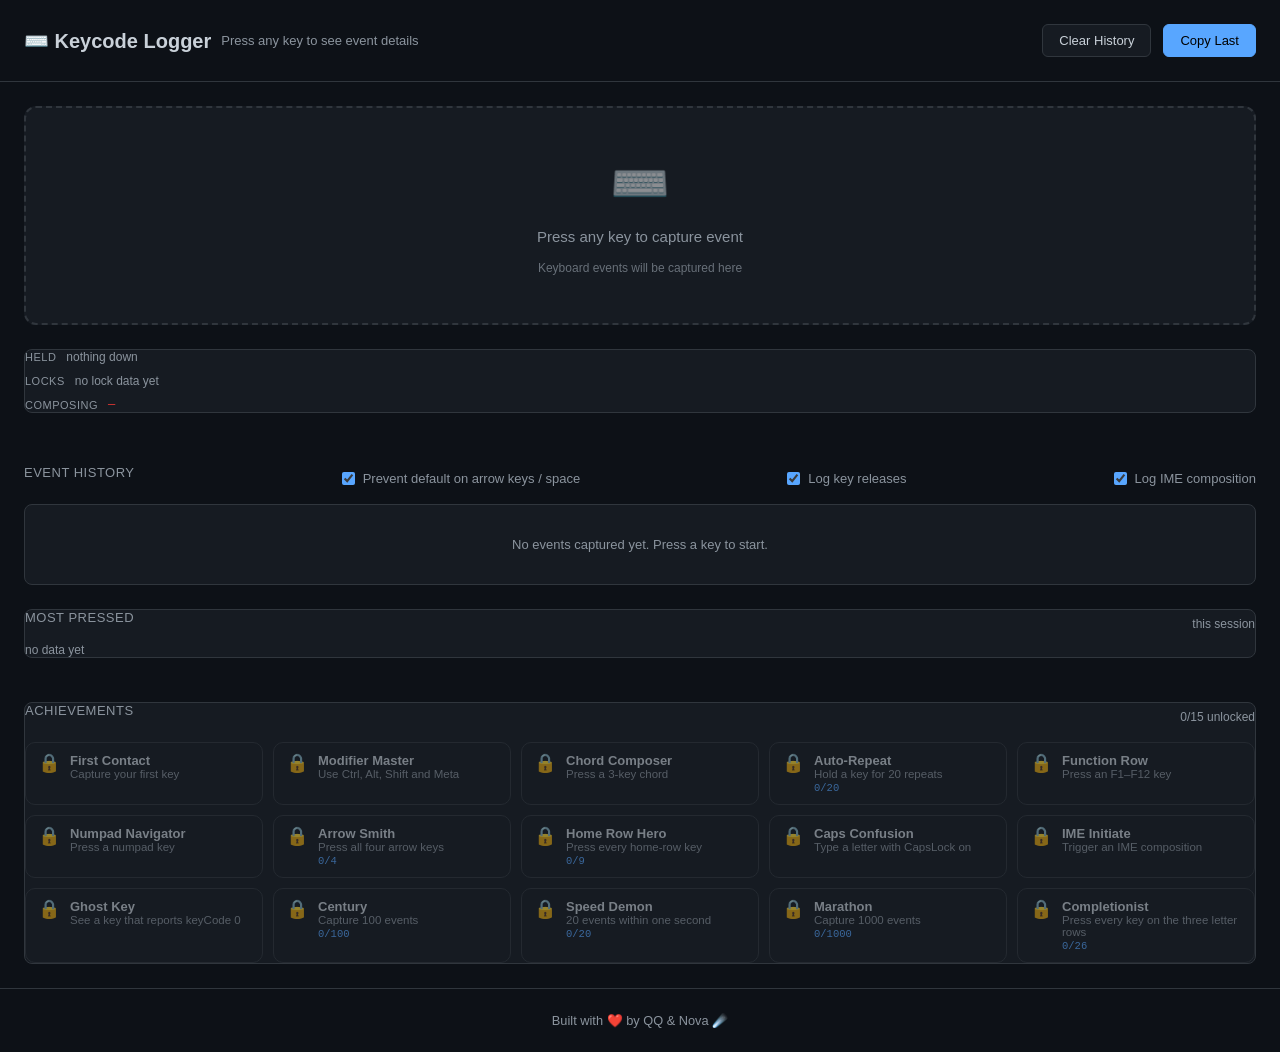
<file: keycode-logger/index.html>
<!DOCTYPE html>
<html lang="en">
<head>
<meta http-equiv="Content-Security-Policy" content="default-src 'self'; script-src 'self' 'unsafe-inline'; style-src 'self' 'unsafe-inline'; img-src 'self' data: blob:; connect-src 'self'; font-src 'self' data:; worker-src 'self'; manifest-src 'self'; object-src 'none'; base-uri 'self'; form-action 'none';">
<meta charset="UTF-8">
    <meta name="viewport" content="width=device-width, initial-scale=1.0">
    <title>Keycode Logger - Keyboard Event Debugger</title>
    <meta name="description" content="Press any key to see its code, key, location and modifier state — a quick reference for debugging keyboard shortcuts and events.">
    <meta property="og:title" content="Keycode Logger — Keyboard Event Debugger">
    <meta property="og:description" content="Press any key to see its code, key, location and modifier state — a quick reference for debugging keyboard shortcuts and events.">
    <meta property="og:type" content="website">
    <link rel="icon" href="data:image/svg+xml,%3Csvg xmlns='http://www.w3.org/2000/svg' viewBox='0 0 100 100'%3E%3Ctext y='.9em' font-size='90'%3E⌨️%3C/text%3E%3C/svg%3E">
    <meta name="theme-color" content="#0d1117">
    <meta name="apple-mobile-web-app-capable" content="yes">
    <meta name="apple-mobile-web-app-status-bar-style" content="black-translucent">
    <link rel="apple-touch-icon" href="data:image/svg+xml,%3Csvg xmlns='http://www.w3.org/2000/svg' viewBox='0 0 192 192'%3E%3Crect width='192' height='192' fill='%230d1117' rx='40'/%3E%3Ctext x='96' y='130' font-size='100' text-anchor='middle'%3E%E2%8C%A8%EF%B8%8F%3C/text%3E%3C/svg%3E">
    <link rel="manifest" href="manifest.json">
    <link rel="stylesheet" href="../shared/theme.css">
    <style>
        :root {
            --bg: #0d1117;
            --surface: #161b22;
            --surface-hover: #21262d;
            --border: #30363d;
            --text: #c9d1d9;
            --text-secondary: #8b949e;
            --accent: #58a6ff;
            --accent-hover: #79c0ff;
            --success: #238636;
            --warning: #d29922;
            --error: #da3633;
            --font: -apple-system, BlinkMacSystemFont, 'Segoe UI', Roboto, sans-serif;
            --font-mono: 'JetBrains Mono', 'Fira Code', 'SF Mono', Monaco, monospace;
        }

        * {
            margin: 0;
            padding: 0;
            box-sizing: border-box;
        }

        body {
            font-family: var(--font);
            background: var(--bg);
            color: var(--text);
            min-height: 100vh;
            display: flex;
            flex-direction: column;
        }

        header {
            padding: 24px;
            border-bottom: 1px solid var(--border);
            display: flex;
            justify-content: space-between;
            align-items: center;
            flex-wrap: wrap;
            gap: 16px;
        }

        h1 {
            font-size: 20px;
            font-weight: 600;
            display: flex;
            align-items: center;
            gap: 10px;
        }

        .subtitle {
            color: var(--text-secondary);
            font-size: 13px;
            font-weight: normal;
        }

        .controls {
            display: flex;
            gap: 12px;
            flex-wrap: wrap;
        }

        .btn {
            background: var(--surface);
            border: 1px solid var(--border);
            color: var(--text);
            padding: 8px 16px;
            border-radius: 6px;
            cursor: pointer;
            font-size: 13px;
            font-family: inherit;
            transition: all 0.15s;
        }

        .btn:hover {
            background: var(--surface-hover);
            border-color: var(--text-secondary);
        }

        .btn.primary {
            background: var(--accent);
            border-color: var(--accent);
            color: #000;
        }

        .btn.primary:hover {
            background: var(--accent-hover);
        }

        .btn.active {
            background: var(--success);
            border-color: var(--success);
            color: #fff;
        }

        main {
            flex: 1;
            padding: 24px;
            display: flex;
            flex-direction: column;
            gap: 24px;
        }

        .capture-zone {
            background: var(--surface);
            border: 2px dashed var(--border);
            border-radius: 12px;
            padding: 48px 24px;
            text-align: center;
            transition: all 0.2s;
            min-height: 200px;
            display: flex;
            flex-direction: column;
            justify-content: center;
            align-items: center;
            gap: 16px;
        }

        .capture-zone.listening {
            border-color: var(--accent);
            background: rgba(88, 166, 255, 0.05);
        }

        .capture-zone.captured {
            border-color: var(--success);
            border-style: solid;
        }

        .zone-icon {
            font-size: 48px;
            opacity: 0.5;
        }

        .zone-text {
            font-size: 15px;
            color: var(--text-secondary);
        }

        .zone-hint {
            font-size: 12px;
            color: var(--text-secondary);
            opacity: 0.7;
        }

        .last-event {
            width: 100%;
            max-width: 800px;
        }

        .event-title {
            font-size: 13px;
            color: var(--text-secondary);
            text-transform: uppercase;
            letter-spacing: 0.5px;
            margin-bottom: 12px;
        }

        .event-display {
            background: var(--bg);
            border: 1px solid var(--border);
            border-radius: 8px;
            padding: 24px;
            font-family: var(--font-mono);
        }

        .key-combo {
            display: flex;
            align-items: center;
            gap: 8px;
            margin-bottom: 20px;
            flex-wrap: wrap;
        }

        .key {
            background: var(--surface);
            border: 1px solid var(--border);
            border-radius: 6px;
            padding: 8px 14px;
            font-size: 14px;
            min-width: 40px;
            text-align: center;
            box-shadow: 0 2px 0 var(--border);
        }

        .key.modifier {
            background: rgba(88, 166, 255, 0.1);
            border-color: var(--accent);
        }

        .key.main {
            background: rgba(35, 134, 54, 0.15);
            border-color: var(--success);
            font-size: 16px;
            font-weight: 600;
        }

        .plus {
            color: var(--text-secondary);
            font-size: 12px;
        }

        .event-grid {
            display: grid;
            grid-template-columns: repeat(auto-fit, minmax(200px, 1fr));
            gap: 16px;
        }

        .event-field {
            display: flex;
            flex-direction: column;
            gap: 4px;
        }

        .field-label {
            font-size: 11px;
            color: var(--text-secondary);
            text-transform: uppercase;
            letter-spacing: 0.5px;
        }

        .field-value {
            font-size: 14px;
            color: var(--text);
            font-family: var(--font-mono);
            word-break: break-all;
        }

        .field-value.code {
            color: var(--accent);
        }

        .field-value.number {
            color: #79c0ff;
        }

        .field-value.boolean {
            color: #ff7b72;
        }

        .history-section {
            margin-top: 8px;
        }

        .section-header {
            display: flex;
            justify-content: space-between;
            align-items: center;
            margin-bottom: 12px;
        }

        .history-list {
            background: var(--surface);
            border: 1px solid var(--border);
            border-radius: 8px;
            max-height: 300px;
            overflow-y: auto;
        }

        .history-item {
            display: flex;
            align-items: center;
            gap: 12px;
            padding: 12px 16px;
            border-bottom: 1px solid var(--border);
            cursor: pointer;
            transition: background 0.15s;
        }

        .history-item:last-child {
            border-bottom: none;
        }

        .history-item:hover {
            background: var(--surface-hover);
        }

        .history-item .time {
            font-size: 11px;
            color: var(--text-secondary);
            font-family: var(--font-mono);
            min-width: 60px;
        }

        .history-item .combo {
            display: flex;
            align-items: center;
            gap: 6px;
            flex: 1;
            flex-wrap: wrap;
        }

        .history-item .mini-key {
            background: var(--bg);
            border: 1px solid var(--border);
            border-radius: 4px;
            padding: 2px 8px;
            font-size: 12px;
            font-family: var(--font-mono);
        }

        .history-item .event-type {
            font-size: 11px;
            color: var(--text-secondary);
            text-transform: uppercase;
            padding: 2px 8px;
            background: var(--bg);
            border-radius: 4px;
        }

        .empty-state {
            padding: 32px;
            text-align: center;
            color: var(--text-secondary);
            font-size: 13px;
        }

        .checkbox-wrapper {
            display: flex;
            align-items: center;
            gap: 8px;
            font-size: 13px;
            color: var(--text-secondary);
            cursor: pointer;
        }

        .checkbox-wrapper input[type="checkbox"] {
            accent-color: var(--accent);
        }

        .copy-toast {
            position: fixed;
            bottom: 24px;
            right: 24px;
            background: var(--success);
            color: #fff;
            padding: 12px 20px;
            border-radius: 8px;
            font-size: 13px;
            opacity: 0;
            transform: translateY(10px);
            transition: all 0.3s;
            pointer-events: none;
        }

        .copy-toast.show {
            opacity: 1;
            transform: translateY(0);
        }

        @media (max-width: 600px) {
            header {
                padding: 16px;
            }

            h1 {
                font-size: 16px;
            }

            main {
                padding: 16px;
            }

            .capture-zone {
                padding: 32px 16px;
            }

            .event-grid {
                grid-template-columns: 1fr;
            }

            .key-combo {
                justify-content: center;
            }
        }

        /* ---------- session state: held keys, lock lights, achievements ---------- */
        .state-row { display: flex; align-items: center; gap: 10px; flex-wrap: wrap; }
        .state-label { font-size: 11px; text-transform: uppercase; letter-spacing: .5px; color: var(--text-secondary); }
        .held-chip {
            padding: 3px 9px; border-radius: 6px; font-family: var(--font-mono); font-size: 11px;
            background: var(--surface-hover); border: 1px solid var(--border); color: var(--text);
        }
        .held-chip.mod { border-color: var(--accent); color: var(--accent); }
        .dim { color: var(--text-secondary); font-size: 12px; }

        .locks { display: flex; gap: 8px; flex-wrap: wrap; }
        .lock {
            padding: 4px 10px; border-radius: 100px; border: 1px solid var(--border);
            background: var(--surface); font-family: var(--font-mono); font-size: 11px;
            color: var(--text-secondary); transition: background .15s, color .15s, border-color .15s;
        }
        .lock.on { background: var(--success); border-color: var(--success); color: #fff; }

        .topkeys { display: flex; gap: 8px; flex-wrap: wrap; }
        .topkey {
            display: inline-flex; gap: 6px; align-items: center; padding: 3px 9px;
            border-radius: 6px; background: var(--surface); border: 1px solid var(--border);
            font-family: var(--font-mono); font-size: 11px;
        }
        .topkey b { color: var(--accent); }

        .ev-badge {
            font-family: var(--font-mono); font-size: 10px; padding: 2px 6px; border-radius: 5px;
            border: 1px solid var(--border); white-space: nowrap;
        }
        .ev-badge.down { color: var(--success); border-color: var(--success); }
        .ev-badge.up   { color: var(--warning); border-color: var(--warning); }
        .ev-badge.ime  { color: var(--error);   border-color: var(--error); }

        .apply-grid { display: grid; grid-template-columns: repeat(auto-fill, minmax(210px, 1fr)); gap: 10px; margin-top: 12px; }
        .ach {
            display: flex; gap: 10px; align-items: flex-start; padding: 10px 12px;
            border: 1px solid var(--border); border-radius: 10px; background: var(--surface);
            transition: border-color .2s, transform .2s;
        }
        .ach.locked { opacity: .55; }
        .ach.just { border-color: var(--success); transform: translateY(-2px); }
        .ach-icon { font-size: 18px; line-height: 1.2; }
        .ach-name { font-size: 13px; font-weight: 600; color: var(--text); }
        .ach-desc { font-size: 11.5px; color: var(--text-secondary); }
        .ach-progress { font-family: var(--font-mono); font-size: 10.5px; color: var(--accent); margin-top: 2px; }
        .sr-live { position: absolute; width: 1px; height: 1px; overflow: hidden; clip: rect(0 0 0 0); white-space: nowrap; }
        .composing { color: var(--error); font-family: var(--font-mono); font-size: 12px; }
    </style>
</head>
<body>
    <header>
        <h1>
            ⌨️ Keycode Logger
            <span class="subtitle">Press any key to see event details</span>
        </h1>
        <div class="controls">
            <button class="btn" id="clearBtn">Clear History</button>
            <button class="btn primary" id="copyBtn">Copy Last</button>
        </div>
    </header>

    <main>
        <div class="capture-zone" id="captureZone">
            <div class="zone-icon" id="zoneIcon">⌨️</div>
            <div class="zone-text" id="zoneText">Press any key to capture event</div>
            <div class="zone-hint">Keyboard events will be captured here</div>
        </div>

        <div class="card" style="margin-bottom: 20px;">
            <div class="state-row" style="margin-bottom: 10px;">
                <span class="state-label">Held</span>
                <div class="state-row" id="heldKeys"><span class="dim">nothing down</span></div>
            </div>
            <div class="state-row">
                <span class="state-label">Locks</span>
                <div class="locks" id="lockLights"></div>
            </div>
            <div class="state-row" style="margin-top: 10px;">
                <span class="state-label">Composing</span>
                <span class="composing" id="composingText">—</span>
            </div>
        </div>

        <div class="last-event" id="lastEvent" style="display: none;">
            <div class="event-title">Last Event</div>
            <div class="event-display">
                <div class="key-combo" id="keyCombo"></div>
                <div class="event-grid" id="eventGrid"></div>
            </div>
        </div>

        <div class="history-section">
            <div class="section-header">
                <span class="event-title">Event History</span>
                <label class="checkbox-wrapper">
                    <input type="checkbox" id="preventDefault" checked>
                    Prevent default on arrow keys / space
                </label>
                <label class="checkbox-wrapper">
                    <input type="checkbox" id="logKeyup" checked>
                    Log key releases
                </label>
                <label class="checkbox-wrapper">
                    <input type="checkbox" id="logComposition" checked>
                    Log IME composition
                </label>
            </div>
            <div class="history-list" id="historyList">
                <div class="empty-state">No events captured yet. Press a key to start.</div>
            </div>
        </div>
        <div class="card" style="margin-bottom: 20px;">
            <div class="section-header" style="margin-bottom: 6px;">
                <span class="event-title">Most pressed</span>
                <span class="dim">this session</span>
            </div>
            <div class="topkeys" id="topKeys"><span class="dim">no data yet</span></div>
        </div>

        <div class="card">
            <div class="section-header" style="margin-bottom: 6px;">
                <span class="event-title">Achievements</span>
                <span class="dim"><span id="achCount">0/0</span> unlocked</span>
            </div>
            <div class="apply-grid" id="achGrid"></div>
        </div>
    </main>

    <div class="copy-toast" id="copyToast">Copied to clipboard!</div>
    <div class="sr-live" id="liveRegion" role="status" aria-live="polite"></div>

    <script src="../shared/utils.js"></script>
    <script>
        const captureZone = document.getElementById('captureZone');
        const zoneIcon = document.getElementById('zoneIcon');
        const zoneText = document.getElementById('zoneText');
        const lastEventSection = document.getElementById('lastEvent');
        const keyCombo = document.getElementById('keyCombo');
        const eventGrid = document.getElementById('eventGrid');
        const historyList = document.getElementById('historyList');
        const clearBtn = document.getElementById('clearBtn');
        const copyBtn = document.getElementById('copyBtn');
        const copyToast = document.getElementById('copyToast');
        const preventDefaultCheckbox = document.getElementById('preventDefault');

        let eventHistory = [];
        let lastEventData = null;

        // ---------- session state (keys held, locks, frequency, achievements) ----------
        const heldRecords = new Map();     // code -> latest record while the key is down
        const topCounts = new Map();       // code -> times pressed
        const seenCodes = new Set();
        const modsUsed = new Set();
        let totalEvents = 0, maxChord = 0, maxRepeat = 0, sawFunction = false,
            sawNumpad = false, capsLetter = false, composed = false, sawZeroKeyCode = false;
        let rateWindow = { start: 0, count: 0, max: 0 };
        let lockLights = {};

        const modifierKeys = ['Control', 'Alt', 'Shift', 'Meta'];

        function formatTime(date) {
            return date.toLocaleTimeString('en-US', {
                hour12: false,
                hour: '2-digit',
                minute: '2-digit',
                second: '2-digit'
            });
        }

        // The four lock keys a keyboard can report; names match DOMStringList values.
        const LOCK_NAMES = ['CapsLock', 'NumLock', 'ScrollLock', 'AltGraph'];

        function readLocks(e) {
            const out = {};
            if (typeof e.getModifierState !== 'function') return out;
            LOCK_NAMES.forEach(name => {
                try { out[name] = e.getModifierState(name); } catch (err) { /* unsupported name */ }
            });
            return out;
        }

        /**
         * Freeze an event into a plain record. History used to store the live event
         * object, which meant reading properties later could reflect a newer state;
         * a snapshot also lets IME composition events share the same renderer.
         */
        function snapshot(e, kind) {
            kind = kind || e.type || 'event';
            const isComposition = kind.indexOf('composition') === 0;
            return {
                kind: kind,
                type: e.type || kind,
                time: new Date(),
                key: isComposition ? '(composing)' : (e.key !== undefined ? e.key : ''),
                code: e.code || '',
                keyCode: e.keyCode !== undefined ? e.keyCode : '',
                which: e.which !== undefined ? e.which : '',
                location: e.location !== undefined ? e.location : '',
                repeat: !!e.repeat,
                isComposing: !!(e.isComposing || isComposition),
                data: e.data || '',
                timeStamp: Math.round(e.timeStamp || 0),
                ctrlKey: !!e.ctrlKey, altKey: !!e.altKey,
                shiftKey: !!e.shiftKey, metaKey: !!e.metaKey,
                locks: readLocks(e)
            };
        }

        function isModifierRecord(r) {
            return modifierKeys.indexOf(r.key) !== -1;
        }

        function getModifierKeys(e) {
            const modifiers = [];
            if (e.ctrlKey) modifiers.push('Ctrl');
            if (e.altKey) modifiers.push('Alt');
            if (e.shiftKey) modifiers.push('Shift');
            if (e.metaKey) modifiers.push('Meta');
            return modifiers;
        }

        function getKeyComboString(r) {
            const modifiers = getModifierKeys(r);
            if (modifierKeys.includes(r.key)) {
                return modifiers.join('+') || r.key;
            }
            const keyName = r.key === ' ' ? 'Space' : r.key;
            return [...modifiers, keyName].filter(Boolean).join('+');
        }

        function renderKeyCombo(r) {
            const modifiers = getModifierKeys(r);
            const isModifier = modifierKeys.includes(r.key);

            let html = '';
            modifiers.forEach((mod, i) => {
                html += `<span class="key modifier">${Utils.escapeHtml(mod)}</span>`;
                if (i < modifiers.length - 1 || !isModifier) {
                    html += `<span class="plus">+</span>`;
                }
            });

            if (!isModifier) {
                const raw = r.kind.indexOf('composition') === 0 ? '(composing)' : r.key;
                const keyDisplay = raw === ' ' ? 'Space' : Utils.escapeHtml(raw);
                html += `<span class="key main">${keyDisplay}</span>`;
            }
            return html;
        }

        function renderEventFields(r) {
            const lockList = LOCK_NAMES
                .filter(name => name in (r.locks || {}))
                .map(name => `${name}=${r.locks[name] ? 'on' : 'off'}`)
                .join('  ');

            const fields = [
                { label: 'event.type', value: r.type, type: 'code' },
                { label: 'event.key', value: r.key, type: 'code' },
                { label: 'event.code', value: r.code, type: 'code' },
                { label: 'event.keyCode', value: r.keyCode, type: 'number' },
                { label: 'event.which', value: r.which, type: 'number' },
                { label: 'event.location', value: r.location, type: 'number' },
                { label: 'event.repeat', value: r.repeat, type: 'boolean' },
                { label: 'event.isComposing', value: r.isComposing, type: 'boolean' },
                { label: 'event.timeStamp', value: r.timeStamp + ' ms', type: 'number' },
                { label: 'ctrlKey', value: r.ctrlKey, type: 'boolean' },
                { label: 'altKey', value: r.altKey, type: 'boolean' },
                { label: 'shiftKey', value: r.shiftKey, type: 'boolean' },
                { label: 'metaKey', value: r.metaKey, type: 'boolean' }
            ];
            if (r.data) fields.push({ label: 'event.data', value: r.data, type: 'code' });
            if (lockList) fields.push({ label: 'getModifierState', value: lockList, type: 'code' });

            return fields.map(field => {
                const value = field.type === 'code' ? Utils.escapeHtml(String(field.value)) : field.value;
                return `
                <div class="event-field">
                    <span class="field-label">${field.label}</span>
                    <span class="field-value ${field.type}">${value}</span>
                </div>
            `;
            }).join('');
        }

        function addToHistory(record) {
            eventHistory.unshift({
                time: record.time,
                combo: getKeyComboString(record),
                record: record,
                type: record.type
            });
            if (eventHistory.length > 50) eventHistory = eventHistory.slice(0, 50);
            renderHistory();
        }

        function renderMiniKey(text) {
            if (text === ' ') return '<span class="mini-key">Space</span>';
            return `<span class="mini-key">${Utils.escapeHtml(text)}</span>`;
        }

        function badgeClassFor(type) {
            if (type === 'keyup') return 'up';
            if (type.indexOf('composition') === 0) return 'ime';
            return 'down';
        }

        function renderHistory() {
            if (eventHistory.length === 0) {
                historyList.innerHTML = '<div class="empty-state">No events captured yet. Press a key to start.</div>';
                return;
            }

            historyList.innerHTML = eventHistory.map((item, index) => {
                const r = item.record;
                const keys = item.combo.split('+').filter(Boolean);
                const label = item.type === 'keydown' ? 'down' : item.type === 'keyup' ? 'up' : 'IME';
                return `
                    <div class="history-item" data-index="${index}">
                        <span class="time">${formatTime(item.time)}</span>
                        <div class="combo">${keys.map(renderMiniKey).join('')}</div>
                        <span class="ev-badge ${badgeClassFor(item.type)}">${label}</span>
                        <span class="event-type">${Utils.escapeHtml(String(r.code || ''))}</span>
                    </div>
                `;
            }).join('');

            document.querySelectorAll('.history-item').forEach(item => {
                item.addEventListener('click', () => {
                    const entry = eventHistory[parseInt(item.dataset.index, 10)];
                    if (entry) displayEvent(entry.record, false);
                });
            });
        }

        function displayEvent(record, isFresh) {
            lastEventData = record;

            captureZone.classList.add('captured');
            zoneIcon.textContent = record.type.indexOf('composition') === 0 ? '🈶' : '✓';
            zoneText.textContent = `${record.type}: ${getKeyComboString(record)}`;
            document.querySelector('.zone-hint').textContent = 'Event captured!';

            keyCombo.innerHTML = renderKeyCombo(record);
            eventGrid.innerHTML = renderEventFields(record);
            lastEventSection.style.display = 'block';

            if (isFresh !== false) announce(record);
        }

        // Screen readers get the same information the panel shows.
        function announce(record) {
            const live = document.getElementById('liveRegion');
            if (!live) return;
            const parts = [record.type, getKeyComboString(record)];
            if (record.code) parts.push('code ' + record.code);
            if (record.keyCode !== '') parts.push('keyCode ' + record.keyCode);
            if (record.isComposing) parts.push('composing');
            live.textContent = parts.join(', ');
        }

        // ---------- statistics & achievements ----------
        const STATS_KEY = 'keycode_logger_stats_v1';
        const ACH_KEY = 'keycode_logger_achievements_v1';

        const FUNCTION_CODES = ['F1','F2','F3','F4','F5','F6','F7','F8','F9','F10','F11','F12'];
        const HOME_ROW = ['KeyA','KeyS','KeyD','KeyF','KeyG','KeyH','KeyJ','KeyK','KeyL'];
        const MAIN_CODES = HOME_ROW.concat(['KeyQ','KeyW','KeyE','KeyR','KeyT','KeyY','KeyU','KeyI','KeyO','KeyP',
            'KeyZ','KeyX','KeyC','KeyV','KeyB','KeyN','KeyM']);

        function loadJSON(key, fallback) {
            try { return JSON.parse(localStorage.getItem(key)) || fallback; } catch (err) { return fallback; }
        }
        function saveJSON(key, value) {
            try { localStorage.setItem(key, JSON.stringify(value)); } catch (err) { /* private mode */ }
        }

        let stats = loadJSON(STATS_KEY, {
            total: 0, maxChord: 0, maxRepeat: 0, maxPerSecond: 0,
            sawFunction: false, sawNumpad: false, capsLetter: false,
            composed: false, sawZeroKeyCode: false, codes: []
        });
        let unlocked = loadJSON(ACH_KEY, {});
        const seenCodeSet = new Set(stats.codes || []);

        const ACHIEVEMENTS = [
            { id: 'first',    name: 'First Contact',  desc: 'Capture your first key',                 test: t => t.total >= 1 },
            { id: 'mods',     name: 'Modifier Master',desc: 'Use Ctrl, Alt, Shift and Meta',          test: t => ['Ctrl','Alt','Shift','Meta'].every(m => t.mods && t.mods.includes(m)) },
            { id: 'chord',    name: 'Chord Composer', desc: 'Press a 3-key chord',                    test: t => t.maxChord >= 3 },
            { id: 'repeat',   name: 'Auto-Repeat',    desc: 'Hold a key for 20 repeats',              test: t => t.maxRepeat >= 20,
              progress: t => [Math.min(t.maxRepeat, 20), 20] },
            { id: 'fn',       name: 'Function Row',   desc: 'Press an F1–F12 key',                    test: t => t.sawFunction },
            { id: 'numpad',   name: 'Numpad Navigator', desc: 'Press a numpad key',                   test: t => t.sawNumpad },
            { id: 'arrows',   name: 'Arrow Smith',    desc: 'Press all four arrow keys',              test: t => ['ArrowUp','ArrowDown','ArrowLeft','ArrowRight'].every(c => t.codes.includes(c)),
              progress: t => [['ArrowUp','ArrowDown','ArrowLeft','ArrowRight'].filter(c => t.codes.includes(c)).length, 4] },
            { id: 'home',     name: 'Home Row Hero',  desc: 'Press every home-row key',               test: t => HOME_ROW.every(c => t.codes.includes(c)),
              progress: t => [HOME_ROW.filter(c => t.codes.includes(c)).length, HOME_ROW.length] },
            { id: 'caps',     name: 'Caps Confusion', desc: 'Type a letter with CapsLock on',         test: t => t.capsLetter },
            { id: 'ime',      name: 'IME Initiate',   desc: 'Trigger an IME composition',             test: t => t.composed },
            { id: 'zero',     name: 'Ghost Key',      desc: 'See a key that reports keyCode 0',       test: t => t.sawZeroKeyCode },
            { id: 'century',  name: 'Century',        desc: 'Capture 100 events',                     test: t => t.total >= 100, progress: t => [Math.min(t.total, 100), 100] },
            { id: 'speed',    name: 'Speed Demon',    desc: '20 events within one second',            test: t => t.maxPerSecond >= 20,
              progress: t => [Math.min(t.maxPerSecond, 20), 20] },
            { id: 'marathon', name: 'Marathon',       desc: 'Capture 1000 events',                    test: t => t.total >= 1000, progress: t => [Math.min(t.total, 1000), 1000] },
            { id: 'allkeys',  name: 'Completionist',  desc: 'Press every key on the three letter rows', test: t => MAIN_CODES.every(c => t.codes.includes(c)),
              progress: t => [MAIN_CODES.filter(c => t.codes.includes(c)).length, MAIN_CODES.length] }
        ];

        function renderAchievements(justUnlocked) {
            const grid = document.getElementById('achGrid');
            if (!grid) return;
            grid.innerHTML = ACHIEVEMENTS.map(a => {
                const isUnlocked = !!unlocked[a.id];
                const prog = a.progress ? a.progress(stats) : null;
                return `<div class="ach ${isUnlocked ? '' : 'locked'} ${justUnlocked === a.id ? 'just' : ''}">
                    <div class="ach-icon">${isUnlocked ? '🏆' : '🔒'}</div>
                    <div>
                        <div class="ach-name">${Utils.escapeHtml(a.name)}</div>
                        <div class="ach-desc">${Utils.escapeHtml(a.desc)}</div>
                        ${prog && !isUnlocked ? `<div class="ach-progress">${prog[0]}/${prog[1]}</div>` : ''}
                    </div>
                </div>`;
            }).join('');
            const count = document.getElementById('achCount');
            if (count) count.textContent = ACHIEVEMENTS.filter(a => unlocked[a.id]).length + '/' + ACHIEVEMENTS.length;
        }

        function checkAchievements() {
            for (const a of ACHIEVEMENTS) {
                if (!unlocked[a.id] && a.test(stats)) {
                    unlocked[a.id] = Date.now();
                    saveJSON(ACH_KEY, unlocked);
                    renderAchievements(a.id);
                    showToast('🏆 Unlocked: ' + a.name);
                    return;   // one at a time keeps the toast readable
                }
            }
            renderAchievements();
        }

        function bumpStats(record, isDown) {
            stats.total++;
            const now = performance.now();
            if (now - rateWindow.start > 1000) { rateWindow = { start: now, count: 0, max: rateWindow.max }; }
            rateWindow.count++;
            if (rateWindow.count > stats.maxPerSecond) stats.maxPerSecond = rateWindow.count;

            // Everything below describes a *press*; counting releases as well made the
            // "Most pressed" tally and the chord/repeat stats wrong.
            if (isDown) {
                if (record.repeat) {
                    repeatRun++;
                    if (repeatRun > stats.maxRepeat) stats.maxRepeat = repeatRun;
                } else {
                    repeatRun = 0;
                }

                // chord size = how many keys (including modifiers) are held right now
                const chord = heldRecords.size;
                if (chord > stats.maxChord) stats.maxChord = chord;
            }

            getModifierKeys(record).forEach(m => { if (modsUsedArr.indexOf(m) === -1) modsUsedArr.push(m); });
            stats.mods = modsUsedArr;

            if (record.code) {
                if (isDown) topCounts.set(record.code, (topCounts.get(record.code) || 0) + 1);
                if (!seenCodeSet.has(record.code)) {
                    seenCodeSet.add(record.code);
                    stats.codes.push(record.code);
                    saveJSON(STATS_KEY, stats);
                }
            }
            if (FUNCTION_CODES.indexOf(record.code) !== -1) stats.sawFunction = true;
            if (String(record.code).indexOf('Numpad') === 0 || record.location === 3) stats.sawNumpad = true;
            if (record.keyCode === 0) stats.sawZeroKeyCode = true;
            if (record.locks && record.locks.CapsLock && /^[a-zA-Z]$/.test(record.key)) stats.capsLetter = true;
            if (record.type.indexOf('composition') === 0) stats.composed = true;
            saveJSON(STATS_KEY, stats);
        }

        let repeatRun = 0;
        let modsUsedArr = (stats.mods || []).slice();

        // ---------- panels ----------
        function renderHeld() {
            const box = document.getElementById('heldKeys');
            if (!box) return;
            if (heldRecords.size === 0) { box.innerHTML = '<span class="dim">nothing down</span>'; return; }
            box.innerHTML = Array.from(heldRecords.values()).map(r =>
                `<span class="held-chip ${isModifierRecord(r) ? 'mod' : ''}">${Utils.escapeHtml(getKeyComboString(r))}</span>`
            ).join('');
        }

        function renderLocks() {
            const box = document.getElementById('lockLights');
            if (!box) return;
            const names = Object.keys(lockLights);
            if (names.length === 0) { box.innerHTML = '<span class="dim">no lock data yet</span>'; return; }
            box.innerHTML = names.map(n =>
                `<span class="lock ${lockLights[n] ? 'on' : ''}">${n}${lockLights[n] ? ' ON' : ''}</span>`
            ).join('');
        }

        function renderTopKeys() {
            const box = document.getElementById('topKeys');
            if (!box) return;
            const rows = Array.from(topCounts.entries()).sort((a, b) => b[1] - a[1]).slice(0, 8);
            if (rows.length === 0) { box.innerHTML = '<span class="dim">no data yet</span>'; return; }
            box.innerHTML = rows.map(([code, n]) => `<span class="topkey">${Utils.escapeHtml(code)} <b>${n}</b></span>`).join('');
        }

        function refreshStatePanels() {
            renderHeld();
            renderLocks();
            renderTopKeys();
        }

        // ---------- event pipeline ----------
        function processEvent(record) {
            displayEvent(record, true);
            addToHistory(record);

            const isDown = record.type === 'keydown';
            const heldKey = record.code || record.type;
            // Only a press marks a key as held; a release must clear it (it used to be
            // re-added here, so the "Held" strip never emptied).
            if (isDown) heldRecords.set(heldKey, record);
            else heldRecords.delete(heldKey);

            // merge in place: reassigning would leave any live reference stale
            Object.assign(lockLights, record.locks || {});

            bumpStats(record, isDown);
            refreshStatePanels();
            checkAchievements();
        }

        function handleKeyEvent(e) {
            if (preventDefaultCheckbox.checked) {
                const preventKeys = ['ArrowUp', 'ArrowDown', 'ArrowLeft', 'ArrowRight', ' ', 'Tab'];
                if (preventKeys.indexOf(e.key) !== -1 || (e.key === ' ' && e.target === document.body)) {
                    e.preventDefault();
                }
            }
            processEvent(snapshot(e, 'keydown'));
        }

        function handleKeyUp(e) {
            const logKeyup = document.getElementById('logKeyup');
            if (logKeyup && !logKeyup.checked) {
                heldRecords.delete(e.code);
                refreshStatePanels();
                return;
            }
            heldRecords.delete(e.code);
            processEvent(snapshot(e, 'keyup'));
        }

        function handleComposition(e) {
            const logIme = document.getElementById('logComposition');
            if (logIme && !logIme.checked) return;
            const text = document.getElementById('composingText');
            if (text) {
                text.textContent = e.type === 'compositionend'
                    ? `committed "${e.data || ''}"`
                    : `"${e.data || ''}" (${e.type.replace('composition', '')})`;
            }
            processEvent(snapshot(e, e.type));
        }

        function showToast(message) {
            copyToast.textContent = message;
            copyToast.classList.add('show');
            setTimeout(() => {
                copyToast.classList.remove('show');
            }, 2000);
        }

        // keydown for presses, keyup for releases (so held keys and chords are visible),
        // plus IME composition — which no keycode tool usually shows.
        document.addEventListener('keydown', handleKeyEvent);
        document.addEventListener('keyup', handleKeyUp);
        ['compositionstart', 'compositionupdate', 'compositionend'].forEach(kind => {
            document.addEventListener(kind, handleComposition);
        });
        // Keys don't send keyup if focus leaves the window: drop held state instead of getting stuck.
        window.addEventListener('blur', () => {
            heldRecords.clear();
            refreshStatePanels();
        });
        refreshStatePanels();
        renderAchievements();

        // Capture zone click to focus
        captureZone.addEventListener('click', () => {
            captureZone.classList.add('listening');
            setTimeout(() => captureZone.classList.remove('listening'), 200);
        });

        // Clear history
        clearBtn.addEventListener('click', () => {
            eventHistory = [];
            renderHistory();
            captureZone.classList.remove('captured');
            zoneIcon.textContent = '⌨️';
            zoneText.textContent = 'Press any key to capture event';
            document.querySelector('.zone-hint').textContent = 'Keyboard events will be captured here';
            lastEventSection.style.display = 'none';
            lastEventData = null;
            heldRecords.clear();
            topCounts.clear();
            rateWindow = { start: 0, count: 0, max: stats.maxPerSecond };
            document.getElementById('composingText').textContent = '—';
            refreshStatePanels();
        });

        // Copy last event
        copyBtn.addEventListener('click', async () => {
            if (!lastEventData) {
                showToast('No event to copy!');
                return;
            }

            const combo = getKeyComboString(lastEventData);
            const code = lastEventData.code;
            const key = lastEventData.key;
            const keyCode = lastEventData.keyCode;
            
            const text = `${combo} | code: "${code}" | key: "${key}" | keyCode: ${keyCode}`;
            
            try {
                await navigator.clipboard.writeText(text);
                showToast('Copied to clipboard!');
            } catch (err) {
                showToast('Failed to copy');
            }
        });

        // History item click to view (handled in renderHistory)

        // Focus the page on load to capture keys immediately
        window.addEventListener('load', () => {
            captureZone.focus();
        });
    </script>

    <footer style="text-align: center; padding: 24px; color: var(--text-secondary); font-size: 0.8rem; border-top: 1px solid var(--border);">
        Built with ❤️ by QQ & Nova ☄️
    </footer>
    <script>
        // Service Worker registration with auto-refresh on hard reload
        if ('serviceWorker' in navigator) {
            // Detect hard reload (Ctrl+Shift+R or Cmd+Shift+R)
            let isHardReload = false;
            if (performance.getEntriesByType && performance.getEntriesByType('navigation').length > 0) {
                const navEntry = performance.getEntriesByType('navigation')[0];
                isHardReload = navEntry.type === 'reload';
            } else if (performance.navigation) {
                // Fallback for older browsers
                isHardReload = performance.navigation.type === 1;
            }
            
            navigator.serviceWorker.register('./sw.js', { scope: './' }).then((registration) => {
                // Handle updates
                registration.addEventListener('updatefound', () => {
                    const newWorker = registration.installing;
                    newWorker.addEventListener('statechange', () => {
                        if (newWorker.state === 'installed' && navigator.serviceWorker.controller) {
                            // New version available, skip waiting
                            newWorker.postMessage({ type: 'SKIP_WAITING' });
                        }
                    });
                });

                // If hard reload, tell SW to fetch fresh
                if (isHardReload && registration.active) {
                    registration.active.postMessage({ type: 'HARD_RELOAD' });
                }
            });

            // Auto-refresh when controller changes (after skipWaiting)
            // Only auto-reload when an UPDATE replaces a controller this page already had.
            // On a first visit the new worker claims an uncontrolled page, and reloading
            // there would cost every first-time visitor a second page load.
            const swHadController = !!navigator.serviceWorker.controller;
            navigator.serviceWorker.addEventListener('controllerchange', () => {
                if (!swHadController) return;
                window.location.reload();
            });
        }
    </script>
</body>
</html>
</file>
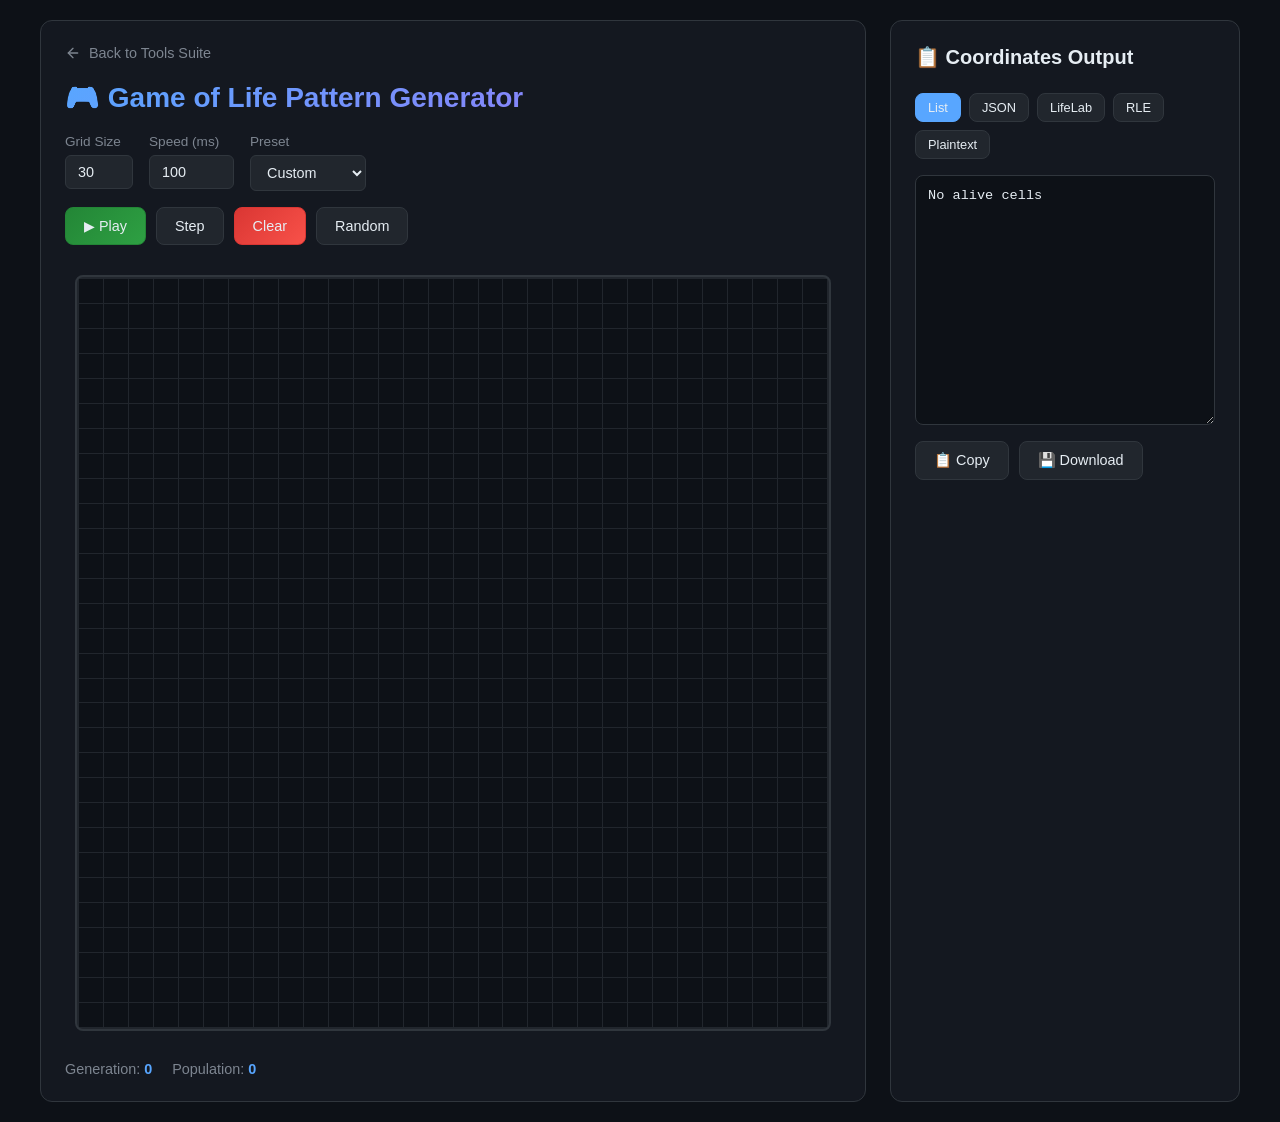
<file: life-pattern-generator/index.html>
<!DOCTYPE html>
<html lang="en">
<head>
<meta http-equiv="Content-Security-Policy" content="default-src 'self'; script-src 'self' 'unsafe-inline'; style-src 'self' 'unsafe-inline' https://fonts.googleapis.com; img-src 'self' data: blob:; connect-src 'self'; font-src 'self' data: https://fonts.gstatic.com; worker-src 'self'; manifest-src 'self'; object-src 'none'; base-uri 'self'; form-action 'none';">
<meta charset="UTF-8">
    <meta name="viewport" content="width=device-width, initial-scale=1.0">
    <meta name="theme-color" content="#58a6ff">
    <link rel="manifest" href="manifest.json">
    <title>Game of Life Pattern Generator</title>
    <meta name="description" content="Conway's Game of Life with 30+ classic patterns (gliders, pulsars, glider guns) — draw your own board, watch it evolve, and export the result.">
    <meta property="og:title" content="Game of Life Pattern Generator">
    <meta property="og:description" content="Conway's Game of Life with 30+ classic patterns (gliders, pulsars, glider guns) — draw your own board, watch it evolve, and export the result.">
    <meta property="og:type" content="website">
    <link rel="icon" href="data:image/svg+xml,<svg xmlns='http://www.w3.org/2000/svg' viewBox='0 0 100 100'><rect width='100' height='100' fill='%230d1117'/><circle cx='50' cy='50' r='8' fill='%2358a6ff'/></svg>">
    <link href="https://fonts.googleapis.com/css2?family=Inter:wght@400;500;600&display=swap" rel="stylesheet">
    <link rel="stylesheet" href="../shared/theme.css">
    <style>
        /* This page predates the token variables (hard-coded hex), so it keeps
           its own palette; it only takes the reset + primitives from
           ../shared/theme.css. */

        body {
            font-family: 'Inter', -apple-system, BlinkMacSystemFont, sans-serif;
            background: #0d1117;
            color: #e6edf3;
            min-height: 100vh;
            padding: 20px;
        }
        
        .container {
            max-width: 1200px;
            margin: 0 auto;
            display: grid;
            grid-template-columns: 1fr 350px;
            gap: 24px;
        }
        
        @media (max-width: 900px) {
            .container {
                grid-template-columns: 1fr;
            }
        }
        
        .game-section {
            background: rgba(22, 27, 34, 0.8);
            border: 1px solid #30363d;
            border-radius: 12px;
            padding: 24px;
        }
        
        h1 {
            font-size: 1.75rem;
            margin-bottom: 20px;
            background: linear-gradient(135deg, #58a6ff 0%, #a371f7 100%);
            -webkit-background-clip: text;
            -webkit-text-fill-color: transparent;
            background-clip: text;
        }
        
        .controls {
            display: flex;
            flex-wrap: wrap;
            gap: 10px;
            margin-bottom: 20px;
        }
        
        button {
            background: #21262d;
            border: 1px solid #30363d;
            color: #e6edf3;
            padding: 10px 18px;
            border-radius: 8px;
            cursor: pointer;
            font-size: 0.9rem;
            font-weight: 500;
            transition: all 0.2s;
        }
        
        button:hover {
            background: #30363d;
            border-color: #58a6ff;
        }
        
        button.primary {
            background: linear-gradient(135deg, #238636 0%, #2ea043 100%);
            border-color: #238636;
        }
        
        button.primary:hover {
            background: linear-gradient(135deg, #2ea043 0%, #3fb950 100%);
        }
        
        button.danger {
            background: linear-gradient(135deg, #da3633 0%, #f85149 100%);
            border-color: #da3633;
        }
        
        button.danger:hover {
            background: linear-gradient(135deg, #f85149 0%, #ff6b61 100%);
        }
        
        .grid-container {
            display: flex;
            justify-content: center;
            margin-bottom: 20px;
            overflow: auto;
            padding: 10px;
            min-width: 0;
        }
        
        #grid {
            display: grid;
            width: 100%;
            min-width: 0;             /* let the board shrink inside the layout column */
            gap: 1px;
            background: #21262d;
            border: 2px solid #30363d;
            border-radius: 8px;
            padding: 2px;
        }
        
        /* Cells used to be a hard 18px, so a 30-cell board had a ~570px minimum and
           could not fit a phone (and an 80-cell board overflowed desktops). They are
           now fluid and stay square via aspect-ratio. */
        .cell {
            width: 100%;
            height: auto;
            aspect-ratio: 1;
            background: #0d1117;
            cursor: pointer;
            transition: background 0.1s;
        }
        
        .cell:hover {
            background: #30363d;
        }
        
        .cell.alive {
            background: #58a6ff;
            box-shadow: 0 0 8px rgba(88, 166, 255, 0.5);
        }
        
        .settings {
            display: flex;
            flex-wrap: wrap;
            gap: 16px;
            margin-bottom: 16px;
        }
        
        .setting-group {
            display: flex;
            flex-direction: column;
            gap: 6px;
        }
        
        .setting-group label {
            font-size: 0.85rem;
            color: #7d8590;
        }
        
        .setting-group input, .setting-group select {
            background: #21262d;
            border: 1px solid #30363d;
            color: #e6edf3;
            padding: 8px 12px;
            border-radius: 6px;
            font-size: 0.9rem;
        }
        
        .stats {
            display: flex;
            gap: 20px;
            font-size: 0.9rem;
            color: #7d8590;
        }
        
        .stats span {
            color: #58a6ff;
            font-weight: 600;
        }
        
        .output-section {
            background: rgba(22, 27, 34, 0.8);
            border: 1px solid #30363d;
            border-radius: 12px;
            padding: 24px;
            display: flex;
            flex-direction: column;
            gap: 16px;
        }
        
        .output-section h2 {
            font-size: 1.25rem;
            margin-bottom: 8px;
        }
        
        .format-selector {
            display: flex;
            gap: 8px;
            flex-wrap: wrap;
        }
        
        .format-btn {
            padding: 6px 12px;
            font-size: 0.8rem;
        }
        
        .format-btn.active {
            background: #58a6ff;
            border-color: #58a6ff;
        }
        
        textarea {
            width: 100%;
            min-height: 250px;
            background: #0d1117;
            border: 1px solid #30363d;
            color: #e6edf3;
            padding: 12px;
            border-radius: 8px;
            font-family: 'Courier New', monospace;
            font-size: 0.85rem;
            resize: vertical;
        }
        
        textarea:focus {
            outline: none;
            border-color: #58a6ff;
        }
        
        .output-controls {
            display: flex;
            gap: 10px;
            flex-wrap: wrap;
        }
        
        .back-link {
            display: inline-flex;
            align-items: center;
            gap: 8px;
            color: #7d8590;
            text-decoration: none;
            margin-bottom: 20px;
            font-size: 0.9rem;
            transition: color 0.2s;
        }
        
        .back-link:hover {
            color: #58a6ff;
        }
        
        .back-link svg {
            width: 16px;
            height: 16px;
        }
    </style>
</head>
<body>
    <div class="container">
        <div class="game-section">
            <a href="../" class="back-link">
                <svg viewBox="0 0 24 24" fill="none" stroke="currentColor" stroke-width="2" stroke-linecap="round" stroke-linejoin="round">
                    <line x1="19" y1="12" x2="5" y2="12"></line>
                    <polyline points="12 19 5 12 12 5"></polyline>
                </svg>
                Back to Tools Suite
            </a>
            
            <h1>🎮 Game of Life Pattern Generator</h1>
            
            <div class="settings">
                <div class="setting-group">
                    <label>Grid Size</label>
                    <input type="number" id="gridSize" value="30" min="10" max="80">
                </div>
                <div class="setting-group">
                    <label>Speed (ms)</label>
                    <input type="number" id="speed" value="100" min="50" max="2000">
                </div>
                <div class="setting-group">
                    <label>Preset</label>
                    <select id="preset">
                        <option value="">Custom</option>
                        <option value="glider">Glider</option>
                        <option value="blinker">Blinker</option>
                        <option value="beacon">Beacon</option>
                        <option value="pulsar">Pulsar</option>
                        <option value="gliderGun">Glider Gun</option>
                    </select>
                </div>
            </div>
            
            <div class="controls">
                <button id="playBtn" class="primary">▶ Play</button>
                <button id="stepBtn">Step</button>
                <button id="clearBtn" class="danger">Clear</button>
                <button id="randomBtn">Random</button>
            </div>
            
            <div class="grid-container">
                <div id="grid"></div>
            </div>
            
            <div class="stats">
                <div>Generation: <span id="genCount">0</span></div>
                <div>Population: <span id="popCount">0</span></div>
            </div>
        </div>
        
        <div class="output-section">
            <h2>📋 Coordinates Output</h2>
            
            <div class="format-selector">
                <button class="format-btn active" data-format="list">List</button>
                <button class="format-btn" data-format="json">JSON</button>
                <button class="format-btn" data-format="lifelab">LifeLab</button>
                <button class="format-btn" data-format="rle">RLE</button>
                <button class="format-btn" data-format="plaintext">Plaintext</button>
            </div>
            
            <textarea id="output" readonly></textarea>
            
            <div class="output-controls">
                <button id="copyBtn">📋 Copy</button>
                <button id="downloadBtn">💾 Download</button>
            </div>
        </div>
    </div>

    <script>
        let grid = [];
        let nextGrid = [];
        let gridSize = 30;
        let isPlaying = false;
        let intervalId = null;
        let generation = 0;
        let currentFormat = 'list';
        let isDrawing = false;
        let drawMode = true;
        
        const gridEl = document.getElementById('grid');
        const playBtn = document.getElementById('playBtn');
        const stepBtn = document.getElementById('stepBtn');
        const clearBtn = document.getElementById('clearBtn');
        const randomBtn = document.getElementById('randomBtn');
        const gridSizeInput = document.getElementById('gridSize');
        const speedInput = document.getElementById('speed');
        const presetSelect = document.getElementById('preset');
        const genCountEl = document.getElementById('genCount');
        const popCountEl = document.getElementById('popCount');
        const outputEl = document.getElementById('output');
        const copyBtn = document.getElementById('copyBtn');
        const downloadBtn = document.getElementById('downloadBtn');
        const formatBtns = document.querySelectorAll('.format-btn');
        
        function initGrid() {
            grid = [];
            nextGrid = [];
            for (let y = 0; y < gridSize; y++) {
                grid[y] = [];
                nextGrid[y] = [];
                for (let x = 0; x < gridSize; x++) {
                    grid[y][x] = false;
                    nextGrid[y][x] = false;
                }
            }
            generation = 0;
            updateStats();
        }
        
        function buildGrid() {
            gridEl.innerHTML = '';
            gridEl.style.gridTemplateColumns = `repeat(${gridSize}, 1fr)`;

            for (let y = 0; y < gridSize; y++) {
                for (let x = 0; x < gridSize; x++) {
                    const cell = document.createElement('div');
                    cell.className = 'cell';
                    if (grid[y][x]) cell.classList.add('alive');
                    cell.dataset.x = x;
                    cell.dataset.y = y;

                    cell.addEventListener('mousedown', (e) => {
                        e.preventDefault();
                        isDrawing = true;
                        drawMode = !grid[y][x];
                        toggleCell(x, y);
                    });

                    cell.addEventListener('mouseenter', () => {
                        if (isDrawing) toggleCell(x, y, drawMode);
                    });

                    gridEl.appendChild(cell);
                }
            }
        }

        function renderGrid() {
            // Incremental update: only rebuild DOM when cell count changed
            if (gridEl.children.length !== gridSize * gridSize) {
                buildGrid();
                return;
            }
            for (let y = 0; y < gridSize; y++) {
                for (let x = 0; x < gridSize; x++) {
                    const cell = gridEl.children[y * gridSize + x];
                    if (grid[y][x]) {
                        cell.classList.add('alive');
                    } else {
                        cell.classList.remove('alive');
                    }
                }
            }
        }
        
        function toggleCell(x, y, force = null) {
            if (force !== null) {
                grid[y][x] = force;
            } else {
                grid[y][x] = !grid[y][x];
            }
            
            const cell = gridEl.children[y * gridSize + x];
            if (grid[y][x]) {
                cell.classList.add('alive');
            } else {
                cell.classList.remove('alive');
            }
            
            updateStats();
            updateOutput();
        }
        
        function countNeighbors(x, y) {
            let count = 0;
            for (let dy = -1; dy <= 1; dy++) {
                for (let dx = -1; dx <= 1; dx++) {
                    if (dx === 0 && dy === 0) continue;
                    const nx = x + dx;
                    const ny = y + dy;
                    if (nx >= 0 && nx < gridSize && ny >= 0 && ny < gridSize) {
                        if (grid[ny][nx]) count++;
                    }
                }
            }
            return count;
        }
        
        function step() {
            for (let y = 0; y < gridSize; y++) {
                for (let x = 0; x < gridSize; x++) {
                    const neighbors = countNeighbors(x, y);
                    if (grid[y][x]) {
                        nextGrid[y][x] = neighbors === 2 || neighbors === 3;
                    } else {
                        nextGrid[y][x] = neighbors === 3;
                    }
                }
            }
            
            [grid, nextGrid] = [nextGrid, grid];
            generation++;
            updateStats();
            renderGrid();
            updateOutput();
        }
        
        function updateStats() {
            let population = 0;
            for (let y = 0; y < gridSize; y++) {
                for (let x = 0; x < gridSize; x++) {
                    if (grid[y][x]) population++;
                }
            }
            genCountEl.textContent = generation;
            popCountEl.textContent = population;
        }
        
        function getAliveCells() {
            const cells = [];
            for (let y = 0; y < gridSize; y++) {
                for (let x = 0; x < gridSize; x++) {
                    if (grid[y][x]) cells.push({ x, y });
                }
            }
            return cells;
        }
        
        function updateOutput() {
            const cells = getAliveCells();
            const cellSet = new Set(cells.map(c => `${c.x},${c.y}`));
            let output = '';
            
            switch (currentFormat) {
                case 'list':
                    output = cells.map(c => `(${c.x}, ${c.y})`).join('\n');
                    if (output === '') output = 'No alive cells';
                    break;
                    
                case 'json':
                    output = JSON.stringify({
                        generation,
                        gridSize,
                        cells
                    }, null, 2);
                    break;
                    
                case 'lifelab':
                    output = JSON.stringify({
                        category: "custom",
                        patterns: [
                            {
                                name: "Custom Pattern",
                                desc: `Generation ${generation}`,
                                cells: cells.map(c => [c.x, c.y]),
                                rule: "B3/S23"
                            }
                        ]
                    }, null, 2);
                    break;
                    
                case 'rle':
                    if (cells.length === 0) {
                        output = '#C Empty pattern';
                    } else {
                        const minX = Math.min(...cells.map(c => c.x));
                        const minY = Math.min(...cells.map(c => c.y));
                        const maxX = Math.max(...cells.map(c => c.x));
                        const maxY = Math.max(...cells.map(c => c.y));
                        const width = maxX - minX + 1;
                        const height = maxY - minY + 1;
                        
                        output = `x = ${width}, y = ${height}\n`;
                        
                        let rle = '';
                        for (let y = minY; y <= maxY; y++) {
                            let run = 0;
                            let lastState = false;
                            for (let x = minX; x <= maxX; x++) {
                                const isAlive = cellSet.has(`${x},${y}`);
                                if (x === minX) {
                                    lastState = isAlive;
                                    run = 1;
                                } else if (isAlive === lastState) {
                                    run++;
                                } else {
                                    if (run > 1) rle += run;
                                    rle += lastState ? 'o' : 'b';
                                    lastState = isAlive;
                                    run = 1;
                                }
                            }
                            if (run > 1) rle += run;
                            rle += lastState ? 'o' : 'b';
                            if (y < maxY) rle += '$';
                        }
                        rle += '!';
                        output += rle;
                    }
                    break;
                    
                case 'plaintext':
                    if (cells.length === 0) {
                        output = '! Empty pattern';
                    } else {
                        const minX = Math.min(...cells.map(c => c.x));
                        const minY = Math.min(...cells.map(c => c.y));
                        const maxX = Math.max(...cells.map(c => c.x));
                        const maxY = Math.max(...cells.map(c => c.y));
                        
                        output = '! Game of Life Pattern\n';
                        for (let y = minY; y <= maxY; y++) {
                            for (let x = minX; x <= maxX; x++) {
                                output += cellSet.has(`${x},${y}`) ? 'O' : '.';
                            }
                            output += '\n';
                        }
                    }
                    break;
            }
            
            outputEl.value = output;
        }
        
        function loadPreset(name) {
            initGrid();
            const center = Math.floor(gridSize / 2);
            const presets = {
                glider: [[0,1], [1,2], [2,0], [2,1], [2,2]],
                blinker: [[0,0], [1,0], [2,0]],
                beacon: [[0,0], [1,0], [0,1], [3,2], [2,3], [3,3]],
                pulsar: [
                    [2,0],[3,0],[4,0],[8,0],[9,0],[10,0],
                    [0,2],[5,2],[7,2],[12,2],
                    [0,3],[5,3],[7,3],[12,3],
                    [0,4],[5,4],[7,4],[12,4],
                    [2,5],[3,5],[4,5],[8,5],[9,5],[10,5],
                    [2,7],[3,7],[4,7],[8,7],[9,7],[10,7],
                    [0,8],[5,8],[7,8],[12,8],
                    [0,9],[5,9],[7,9],[12,9],
                    [0,10],[5,10],[7,10],[12,10],
                    [2,12],[3,12],[4,12],[8,12],[9,12],[10,12]
                ],
                gliderGun: [
                    [24,0],[22,1],[24,1],[12,2],[13,2],[20,2],[21,2],[34,2],[35,2],
                    [11,3],[15,3],[20,3],[21,3],[34,3],[35,3],[0,4],[1,4],[10,4],
                    [16,4],[20,4],[21,4],[0,5],[1,5],[10,5],[14,5],[16,5],[17,5],
                    [22,5],[24,5],[10,6],[16,6],[24,6],[11,7],[15,7],[12,8],[13,8]
                ]
            };
            
            if (presets[name]) {
                const offset = name === 'pulsar' ? center - 6 : (name === 'gliderGun' ? 5 : center - 2);
                presets[name].forEach(([x, y]) => {
                    const nx = x + offset;
                    const ny = y + offset;
                    if (nx >= 0 && nx < gridSize && ny >= 0 && ny < gridSize) {
                        grid[ny][nx] = true;
                    }
                });
            }
            
            renderGrid();
            updateStats();
            updateOutput();
        }
        
        playBtn.addEventListener('click', () => {
            isPlaying = !isPlaying;
            if (isPlaying) {
                playBtn.textContent = '⏸ Pause';
                playBtn.classList.remove('primary');
                intervalId = setInterval(step, parseInt(speedInput.value));
            } else {
                playBtn.textContent = '▶ Play';
                playBtn.classList.add('primary');
                clearInterval(intervalId);
            }
        });
        
        stepBtn.addEventListener('click', step);
        
        clearBtn.addEventListener('click', () => {
            initGrid();
            renderGrid();
            updateOutput();
        });
        
        randomBtn.addEventListener('click', () => {
            initGrid();
            for (let y = 0; y < gridSize; y++) {
                for (let x = 0; x < gridSize; x++) {
                    grid[y][x] = Math.random() < 0.3;
                }
            }
            renderGrid();
            updateStats();
            updateOutput();
        });
        
        gridSizeInput.addEventListener('change', () => {
            gridSize = Math.max(10, Math.min(80, parseInt(gridSizeInput.value)));
            gridSizeInput.value = gridSize;
            initGrid();
            renderGrid();
            updateOutput();
        });
        
        // Debounced speed change to prevent interval thrashing
        let speedTimeout;
        speedInput.addEventListener('change', () => {
            clearTimeout(speedTimeout);
            speedTimeout = setTimeout(() => {
                if (isPlaying) {
                    clearInterval(intervalId);
                    intervalId = setInterval(step, parseInt(speedInput.value));
                }
            }, 200);
        });
        
        presetSelect.addEventListener('change', (e) => {
            if (e.target.value) loadPreset(e.target.value);
        });
        
        formatBtns.forEach(btn => {
            btn.addEventListener('click', () => {
                formatBtns.forEach(b => b.classList.remove('active'));
                btn.classList.add('active');
                currentFormat = btn.dataset.format;
                updateOutput();
            });
        });
        
        copyBtn.addEventListener('click', async () => {
            if (!navigator.clipboard) {
                outputEl.select();
                document.execCommand('copy');
                copyBtn.textContent = '✓ Copied!';
                setTimeout(() => copyBtn.textContent = '📋 Copy', 2000);
                return;
            }
            try {
                await navigator.clipboard.writeText(outputEl.value);
                copyBtn.textContent = '✓ Copied!';
                setTimeout(() => copyBtn.textContent = '📋 Copy', 2000);
            } catch (err) {
                outputEl.select();
                document.execCommand('copy');
            }
        });
        
        downloadBtn.addEventListener('click', () => {
            let ext = 'txt';
            if (currentFormat === 'json' || currentFormat === 'lifelab') {
                ext = 'json';
            } else if (currentFormat === 'rle') {
                ext = 'rle';
            }
            const blob = new Blob([outputEl.value], { type: 'text/plain' });
            const url = URL.createObjectURL(blob);
            const a = document.createElement('a');
            a.href = url;
            a.download = `gol-pattern-${Date.now()}.${ext}`;
            a.click();
            URL.revokeObjectURL(url);
        });
        
        document.addEventListener('mouseup', () => {
            isDrawing = false;
        });

        gridEl.addEventListener('touchstart', (e) => {
            e.preventDefault();
            const touch = e.touches[0];
            const el = document.elementFromPoint(touch.clientX, touch.clientY);
            if (el && el.classList.contains('cell')) {
                const x = parseInt(el.dataset.x);
                const y = parseInt(el.dataset.y);
                isDrawing = true;
                drawMode = !grid[y][x];
                toggleCell(x, y);
            }
        }, { passive: false });

        gridEl.addEventListener('touchmove', (e) => {
            e.preventDefault();
            if (!isDrawing) return;
            const touch = e.touches[0];
            const el = document.elementFromPoint(touch.clientX, touch.clientY);
            if (el && el.classList.contains('cell')) {
                const x = parseInt(el.dataset.x);
                const y = parseInt(el.dataset.y);
                toggleCell(x, y, drawMode);
            }
        }, { passive: false });

        document.addEventListener('touchend', () => {
            isDrawing = false;
        });

        initGrid();
        buildGrid();
        updateOutput();
    </script>
    <script>
        // Service Worker registration with auto-refresh on hard reload
        if ('serviceWorker' in navigator) {
            // Detect hard reload (Ctrl+Shift+R or Cmd+Shift+R)
            let isHardReload = false;
            if (performance.getEntriesByType && performance.getEntriesByType('navigation').length > 0) {
                const navEntry = performance.getEntriesByType('navigation')[0];
                isHardReload = navEntry.type === 'reload';
            } else if (performance.navigation) {
                // Fallback for older browsers
                isHardReload = performance.navigation.type === 1;
            }
            
            navigator.serviceWorker.register('./sw.js', { scope: './' }).then((registration) => {
                // Handle updates
                registration.addEventListener('updatefound', () => {
                    const newWorker = registration.installing;
                    newWorker.addEventListener('statechange', () => {
                        if (newWorker.state === 'installed' && navigator.serviceWorker.controller) {
                            // New version available, skip waiting
                            newWorker.postMessage({ type: 'SKIP_WAITING' });
                        }
                    });
                });

                // If hard reload, tell SW to fetch fresh
                if (isHardReload && registration.active) {
                    registration.active.postMessage({ type: 'HARD_RELOAD' });
                }
            });

            // Auto-refresh when controller changes (after skipWaiting)
            // Only auto-reload when an UPDATE replaces a controller this page already had.
            // On a first visit the new worker claims an uncontrolled page, and reloading
            // there would cost every first-time visitor a second page load.
            const swHadController = !!navigator.serviceWorker.controller;
            navigator.serviceWorker.addEventListener('controllerchange', () => {
                if (!swHadController) return;
                window.location.reload();
            });
        }
    </script>
</body>
</html>
</file>
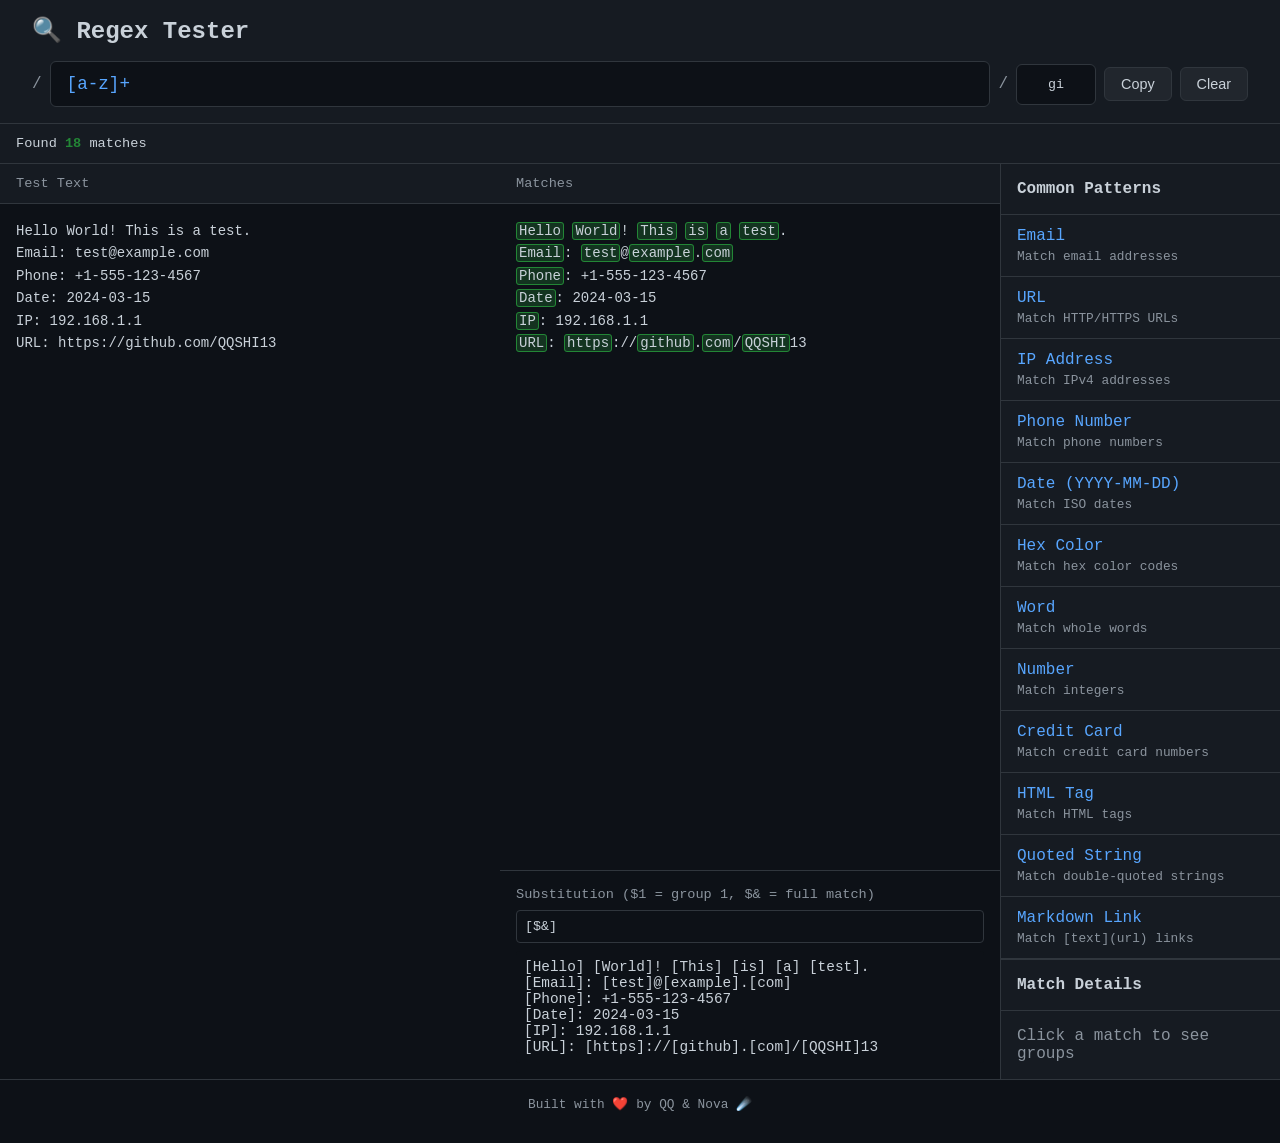
<file: regex-tester/index.html>
<!DOCTYPE html>
<html lang="en">
<head>
<meta http-equiv="Content-Security-Policy" content="default-src 'self'; script-src 'self' 'unsafe-inline'; style-src 'self' 'unsafe-inline'; img-src 'self' data: blob:; connect-src 'self'; font-src 'self' data:; worker-src 'self'; manifest-src 'self'; object-src 'none'; base-uri 'self'; form-action 'none';">
<meta charset="UTF-8">
    <meta name="viewport" content="width=device-width, initial-scale=1.0">
    <meta name="theme-color" content="#0d1117">
    <meta name="apple-mobile-web-app-capable" content="yes">
    <meta name="apple-mobile-web-app-status-bar-style" content="black-translucent">
    <link rel="manifest" href="manifest.json">
    <link rel="apple-touch-icon" href="data:image/svg+xml,%3Csvg xmlns='http://www.w3.org/2000/svg' viewBox='0 0 192 192'%3E%3Crect width='192' height='192' fill='%230d1117' rx='40'/%3E%3Ctext x='96' y='130' font-size='100' text-anchor='middle'%3E%F0%9F%94%8D%3C/text%3E%3C/svg%3E">
    <title>Regex Tester - Live Pattern Matching</title>
    <meta name="description" content="Test regular expressions as you type: live match highlighting, capture groups and flags, with everything running locally in your browser.">
    <meta property="og:title" content="Regex Tester — Live Pattern Matching">
    <meta property="og:description" content="Test regular expressions as you type: live match highlighting, capture groups and flags, with everything running locally in your browser.">
    <meta property="og:type" content="website">
    <link rel="icon" href="data:image/svg+xml,%3Csvg xmlns='http://www.w3.org/2000/svg' viewBox='0 0 100 100'%3E%3Crect width='100' height='100' fill='%230d1117' rx='20'/%3E%3Ctext x='50' y='65' font-size='50' text-anchor='middle'%3E🔍%3C/text%3E%3C/svg%3E">
    <link rel="stylesheet" href="../shared/theme.css">
    <style>
        /* Reset, base typography and the shared tokens live in
           ../shared/theme.css; only the match highlight is declared here. */
        :root {
            --match: rgba(35, 134, 54, 0.3);
            --match-border: #238636;
        }
        body {
            font-family: -apple-system, BlinkMacSystemFont, 'Segoe UI', Roboto, monospace;
            min-height: 100vh;
            display: flex;
            flex-direction: column;
        }
        header {
            background: var(--surface);
            border-bottom: 1px solid var(--border);
            padding: 1rem 2rem;
        }
        h1 { font-size: 1.5rem; display: flex; align-items: center; gap: 0.5rem; margin-bottom: 1rem; }
        .regex-input-wrapper {
            display: flex;
            gap: 0.5rem;
            align-items: center;
            flex-wrap: wrap;
        }
        .regex-input {
            flex: 1;
            min-width: 200px;
            background: var(--bg);
            border: 1px solid var(--border);
            color: var(--accent);
            padding: 0.75rem 1rem;
            border-radius: 6px;
            font-family: 'JetBrains Mono', 'Fira Code', monospace;
            font-size: 1.1rem;
        }
        .regex-input:focus { outline: none; border-color: var(--accent); }
        .regex-input.error { border-color: var(--error); }
        .flags-input {
            width: 80px;
            background: var(--bg);
            border: 1px solid var(--border);
            color: var(--text);
            padding: 0.75rem;
            border-radius: 6px;
            font-family: monospace;
            text-align: center;
        }
        .container {
            display: flex;
            flex: 1;
            overflow: hidden;
        }
        .panel {
            flex: 1;
            min-width: 300px;
        }
        .panel-header {
            background: var(--surface);
            border-bottom: 1px solid var(--border);
            padding: 0.75rem 1rem;
            font-size: 0.85rem;
            color: var(--text-secondary);
            display: flex;
            justify-content: space-between;
            align-items: center;
        }
        .panel-body {
            flex: 1;
            overflow: auto;
            position: relative;
        }
        textarea {
            width: 100%;
            height: 100%;
            background: var(--bg);
            border: none;
            color: var(--text);
            padding: 1rem;
            font-family: 'JetBrains Mono', 'Fira Code', monospace;
            font-size: 14px;
            line-height: 1.6;
            resize: none;
            outline: none;
        }
        .output {
            padding: 1rem;
            font-family: 'JetBrains Mono', 'Fira Code', monospace;
            font-size: 14px;
            line-height: 1.6;
            white-space: pre-wrap;
            word-break: break-all;
        }
        .match {
            background: var(--match);
            border: 1px solid var(--match-border);
            border-radius: 3px;
            padding: 0 2px;
        }
        .match-info {
            padding: 0.75rem 1rem;
            background: var(--surface);
            border-bottom: 1px solid var(--border);
            font-size: 0.85rem;
        }
        .match-count { color: var(--success); font-weight: 600; }
        .error-msg { color: var(--error); }
        .sidebar {
            width: 280px;
            background: var(--surface);
            border-left: 1px solid var(--border);
            overflow: auto;
        }
        .sidebar-header {
            padding: 1rem;
            border-bottom: 1px solid var(--border);
            font-weight: 600;
        }
        .pattern-list {
            list-style: none;
        }
        .pattern-item {
            padding: 0.75rem 1rem;
            border-bottom: 1px solid var(--border);
            cursor: pointer;
            transition: background 0.2s;
        }
        .pattern-item:hover { background: var(--surface-hover); }
        .pattern-name { font-weight: 500; color: var(--accent); }
        .pattern-desc { font-size: 0.8rem; color: var(--text-secondary); margin-top: 0.25rem; }
        .groups-panel {
            max-height: 200px;
            overflow: auto;
        }
        .group-item {
            padding: 0.5rem 1rem;
            border-bottom: 1px solid var(--border);
            font-family: monospace;
            font-size: 0.85rem;
        }
        .group-num { color: var(--accent); font-weight: 600; }
        .group-val { color: var(--string); }
        .substitution-panel {
            padding: 1rem;
            border-top: 1px solid var(--border);
        }
        .substitution-input {
            width: 100%;
            background: var(--bg);
            border: 1px solid var(--border);
            color: var(--text);
            padding: 0.5rem;
            border-radius: 4px;
            font-family: monospace;
            margin-bottom: 0.5rem;
        }
        .substitution-result {
            padding: 0.5rem;
            background: var(--bg);
            border-radius: 4px;
            font-family: monospace;
            font-size: 0.9rem;
            white-space: pre-wrap;
            word-break: break-all;
        }
        button {
            background: var(--surface-hover);
            border: 1px solid var(--border);
            color: var(--text);
            padding: 0.5rem 1rem;
            border-radius: 6px;
            cursor: pointer;
            font-size: 0.9rem;
        }
        button:hover { background: var(--border); }
        footer {
            text-align: center;
            padding: 1rem;
            color: var(--text-secondary);
            font-size: 0.8rem;
            border-top: 1px solid var(--border);
        }
        @media (max-width: 900px) {
            .sidebar { display: none; }
        }
        @media (max-width: 600px) {
            .container { flex-direction: column; }
            .panel { min-height: 200px; }
        }
    </style>
</head>
<body>
    <header>
        <h1>🔍 Regex Tester</h1>
        <div class="regex-input-wrapper">
            <span style="color: var(--text-secondary)">/</span>
            <input type="text" id="regexInput" class="regex-input" placeholder="Enter regex pattern" value="[a-z]+">
            <span style="color: var(--text-secondary)">/</span>
            <input type="text" id="flagsInput" class="flags-input" placeholder="flags" value="gi" title="g=global, i=ignore case, m=multiline">
            <button onclick="copyRegex()">Copy</button>
            <button onclick="clearAll()">Clear</button>
        </div>
    </header>

    <div class="match-info" id="matchInfo">Enter a pattern and test text below</div>

    <div class="container">
        <div class="panel">
            <div class="panel-header">Test Text</div>
            <div class="panel-body">
                <textarea id="testText" placeholder="Enter text to test against..." spellcheck="false">Hello World! This is a test.
Email: test@example.com
Phone: +1-555-123-4567
Date: 2024-03-15
IP: 192.168.1.1
URL: https://github.com/QQSHI13</textarea>
            </div>        
        </div>

        <div class="panel">
            <div class="panel-header">Matches</div>
            <div class="panel-body">
                <div id="matchesOutput" class="output"></div>
            </div>
            <div class="substitution-panel">
                <div style="margin-bottom: 0.5rem; color: var(--text-secondary); font-size: 0.85rem;">Substitution ($1 = group 1, $& = full match)</div>
                <input type="text" id="subInput" class="substitution-input" placeholder="Replacement text" value="[$&]">
                <div id="subOutput" class="substitution-result"></div>
            </div>
        </div>

        <div class="sidebar">
            <div class="sidebar-header">Common Patterns</div>
            <ul class="pattern-list" id="patternList"></ul>
            
            <div class="sidebar-header" style="border-top: 1px solid var(--border);">Match Details</div>
            <div id="groupsPanel" class="groups-panel">
                <div style="padding: 1rem; color: var(--text-secondary);">Click a match to see groups</div>
            </div>
        </div>
    </div>

    <footer>Built with ❤️ by QQ & Nova ☄️</footer>

    <script src="../shared/utils.js"></script>
    <script>
        const patterns = [
            { name: 'Email', pattern: '[a-zA-Z0-9._%+-]+@[a-zA-Z0-9.-]+\\.[a-zA-Z]{2,}', flags: 'g', desc: 'Match email addresses' },
            { name: 'URL', pattern: 'https?://[^\\s]+', flags: 'g', desc: 'Match HTTP/HTTPS URLs' },
            { name: 'IP Address', pattern: '\\b(?:[0-9]{1,3}\\.){3}[0-9]{1,3}\\b', flags: 'g', desc: 'Match IPv4 addresses' },
            { name: 'Phone Number', pattern: '\\+?\\d{1,3}[-.\\s]?\\(?\\d{3}\\)?[-.\\s]?\\d{3}[-.\\s]?\\d{4}', flags: 'g', desc: 'Match phone numbers' },
            { name: 'Date (YYYY-MM-DD)', pattern: '\\d{4}-\\d{2}-\\d{2}', flags: 'g', desc: 'Match ISO dates' },
            { name: 'Hex Color', pattern: '#[a-fA-F0-9]{6}', flags: 'g', desc: 'Match hex color codes' },
            { name: 'Word', pattern: '\\b\\w+\\b', flags: 'g', desc: 'Match whole words' },
            { name: 'Number', pattern: '\\b\\d+\\b', flags: 'g', desc: 'Match integers' },
            { name: 'Credit Card', pattern: '\\b(?:\\d{4}[-\\s]?){3}\\d{4}\\b', flags: 'g', desc: 'Match credit card numbers' },
            { name: 'HTML Tag', pattern: '<[^>]+>', flags: 'g', desc: 'Match HTML tags' },
            { name: 'Quoted String', pattern: '"[^"]*"', flags: 'g', desc: 'Match double-quoted strings' },
            { name: 'Markdown Link', pattern: '\\[([^\\]]+)\\]\\(([^)]+)\\)', flags: 'g', desc: 'Match [text](url) links' }
        ];

        const regexInput = document.getElementById('regexInput');
        const flagsInput = document.getElementById('flagsInput');
        const testText = document.getElementById('testText');
        const matchesOutput = document.getElementById('matchesOutput');
        const matchInfo = document.getElementById('matchInfo');
        const subInput = document.getElementById('subInput');
        const subOutput = document.getElementById('subOutput');
        const groupsPanel = document.getElementById('groupsPanel');

        // Initialize pattern list
        const patternList = document.getElementById('patternList');
        patterns.forEach(p => {
            const li = document.createElement('li');
            li.className = 'pattern-item';
            li.innerHTML = `
                <div class="pattern-name">${p.name}</div>
                <div class="pattern-desc">${p.desc}</div>
            `;
            li.onclick = () => {
                regexInput.value = p.pattern;
                flagsInput.value = p.flags;
                testRegex();
            };
            patternList.appendChild(li);
        });

        // Event listeners
        regexInput.addEventListener('input', Utils.debounce(testRegex, 200));
        flagsInput.addEventListener('input', Utils.debounce(testRegex, 200));
        testText.addEventListener('input', Utils.debounce(testRegex, 200));
        subInput.addEventListener('input', Utils.debounce(testRegex, 200));

        // A pathological pattern can backtrack for effectively forever, and a
        // running regex cannot be interrupted. So matching happens in a worker
        // that we terminate if it exceeds this budget.
        const REGEX_TIMEOUT_MS = 2000;
        let regexWorker = null;
        let regexTimer = null;
        let regexSeq = 0;

        function makeWorker() {
            try {
                return new Worker('regex-worker.js');
            } catch (e) {
                console.warn('[Regex] Worker unavailable, falling back to main thread:', e);
                return null;
            }
        }

        function stopWorker() {
            if (regexTimer) { clearTimeout(regexTimer); regexTimer = null; }
            if (regexWorker) { regexWorker.terminate(); regexWorker = null; }
        }

        function showTimeout(pattern) {
            regexInput.classList.add('error');
            matchInfo.innerHTML = '<span class="error-msg">Pattern timed out after ' +
                (REGEX_TIMEOUT_MS / 1000) + 's — it may backtrack catastrophically on this input.</span>';
            matchInfo.className = 'match-info';
            matchesOutput.innerHTML = Utils.escapeHtml(testText.value);
            subOutput.textContent = '';
            window.currentMatches = [];
        }

        function testRegex() {
            const pattern = regexInput.value;
            const flags = flagsInput.value;
            const text = testText.value;
            const replacement = subInput.value;

            // Any in-flight run is now stale; kill it so a hung worker from a
            // previous keystroke cannot report over a newer result.
            stopWorker();

            if (!pattern) {
                regexInput.classList.remove('error');
                matchesOutput.innerHTML = '';
                matchInfo.textContent = 'Enter a pattern';
                matchInfo.className = 'match-info';
                subOutput.textContent = '';
                window.currentMatches = [];
                return;
            }

            const seq = ++regexSeq;
            regexWorker = makeWorker();

            if (!regexWorker) {
                // No worker support: run inline and accept that a pathological
                // pattern will block. Better than the tool not working at all.
                runInline(pattern, flags, text, replacement);
                return;
            }

            regexTimer = setTimeout(() => {
                if (seq !== regexSeq) return;
                stopWorker();
                showTimeout(pattern);
            }, REGEX_TIMEOUT_MS);

            regexWorker.onmessage = (e) => {
                if (seq !== regexSeq) return;
                stopWorker();
                const res = e.data;
                if (res.ok) {
                    regexInput.classList.remove('error');
                    renderMatches(res.matches, text);
                    subOutput.textContent = res.subOutput;
                } else {
                    showRegexError(res.error, text);
                }
            };

            regexWorker.onerror = (err) => {
                if (seq !== regexSeq) return;
                stopWorker();
                console.warn('[Regex] Worker failed, falling back to main thread:', err);
                err.preventDefault?.();
                runInline(pattern, flags, text, replacement);
            };

            regexWorker.postMessage({ pattern, flags, text, replacement });
        }

        // Same logic as the worker, for environments without Worker support.
        function runInline(pattern, flags, text, replacement) {
            try {
                new RegExp(pattern, flags);
                regexInput.classList.remove('error');

                const matches = [];
                let match;
                const globalRegex = new RegExp(pattern, flags.includes('g') ? flags : flags + 'g');

                while ((match = globalRegex.exec(text)) !== null) {
                    matches.push({
                        text: match[0],
                        index: match.index,
                        groups: match.slice(1)
                    });
                    // Prevent infinite loop on zero-width matches (e.g., a*, \b, (?=a))
                    if (match[0].length === 0) {
                        globalRegex.lastIndex++;
                    }
                    if (!flags.includes('g')) break;
                }

                renderMatches(matches, text);

                try {
                    subOutput.textContent = text.replace(new RegExp(pattern, flags), replacement);
                } catch (e) {
                    subOutput.textContent = 'Invalid replacement';
                }
            } catch (e) {
                showRegexError(e.message, text);
            }
        }

        function renderMatches(matches, text) {
            let html = '';
            let lastIndex = 0;
            matches.forEach((m, i) => {
                html += Utils.escapeHtml(text.slice(lastIndex, m.index));
                html += `<span class="match" onclick="showGroups(${i})" title="Match ${i + 1}">${Utils.escapeHtml(m.text)}</span>`;
                lastIndex = m.index + m.text.length;
            });
            html += Utils.escapeHtml(text.slice(lastIndex));
            matchesOutput.innerHTML = html || Utils.escapeHtml(text);

            if (matches.length > 0) {
                matchInfo.innerHTML = `Found <span class="match-count">${matches.length}</span> match${matches.length !== 1 ? 'es' : ''}`;
            } else {
                matchInfo.textContent = 'No matches found';
            }
            matchInfo.className = 'match-info';

            // Store matches for group display
            window.currentMatches = matches;
        }

        function showRegexError(message, text) {
            regexInput.classList.add('error');
            matchInfo.innerHTML = `<span class="error-msg">Invalid regex: ${Utils.escapeHtml(message)}</span>`;
            matchInfo.className = 'match-info';
            matchesOutput.innerHTML = Utils.escapeHtml(text);
            subOutput.textContent = '';
            window.currentMatches = [];
        }

        function showGroups(matchIndex) {
            const match = window.currentMatches?.[matchIndex];
            if (!match) return;

            let html = `<div class="group-item">
                <span class="group-num">Full match:</span> 
                <span class="group-val">"${Utils.escapeHtml(match.text)}"</span>
            </div>`;
            
            match.groups.forEach((group, i) => {
                html += `<div class="group-item">
                    <span class="group-num">Group ${i + 1}:</span> 
                    <span class="group-val">"${Utils.escapeHtml(group || '')}"</span>
                </div>`;
            });

            groupsPanel.innerHTML = html;
        }

        async function copyRegex() {
            const text = `/${regexInput.value}/${flagsInput.value}`;
            try {
                await navigator.clipboard.writeText(text);
                const btn = document.querySelector('button[onclick="copyRegex()"]');
                const original = btn.textContent;
                btn.textContent = 'Copied!';
                setTimeout(() => btn.textContent = original, 1500);
            } catch (err) {
                const btn = document.querySelector('button[onclick="copyRegex()"]');
                const original = btn.textContent;
                btn.textContent = 'Copy failed';
                setTimeout(() => btn.textContent = original, 1500);
            }
        }

        function clearAll() {
            regexInput.value = '';
            flagsInput.value = '';
            testText.value = '';
            subInput.value = '';
            matchesOutput.innerHTML = '';
            matchInfo.textContent = 'Enter a pattern and test text below';
            subOutput.textContent = '';
            groupsPanel.innerHTML = '<div style="padding: 1rem; color: var(--text-secondary);">Click a match to see groups</div>';
        }



        // Initial test
        testRegex();
    </script>
    <script>
        // Service Worker registration with auto-refresh on hard reload
        if ('serviceWorker' in navigator) {
            // Detect hard reload (Ctrl+Shift+R or Cmd+Shift+R)
            let isHardReload = false;
            if (performance.getEntriesByType && performance.getEntriesByType('navigation').length > 0) {
                const navEntry = performance.getEntriesByType('navigation')[0];
                isHardReload = navEntry.type === 'reload';
            } else if (performance.navigation) {
                // Fallback for older browsers
                isHardReload = performance.navigation.type === 1;
            }
            
            navigator.serviceWorker.register('./sw.js', { scope: './' }).then((registration) => {
                // Handle updates
                registration.addEventListener('updatefound', () => {
                    const newWorker = registration.installing;
                    newWorker.addEventListener('statechange', () => {
                        if (newWorker.state === 'installed' && navigator.serviceWorker.controller) {
                            // New version available, skip waiting
                            newWorker.postMessage({ type: 'SKIP_WAITING' });
                        }
                    });
                });

                // If hard reload, tell SW to fetch fresh
                if (isHardReload && registration.active) {
                    registration.active.postMessage({ type: 'HARD_RELOAD' });
                }
            });

            // Auto-refresh when controller changes (after skipWaiting)
            // Only auto-reload when an UPDATE replaces a controller this page already had.
            // On a first visit the new worker claims an uncontrolled page, and reloading
            // there would cost every first-time visitor a second page load.
            const swHadController = !!navigator.serviceWorker.controller;
            navigator.serviceWorker.addEventListener('controllerchange', () => {
                if (!swHadController) return;
                window.location.reload();
            });
        }
    </script>
</body>
</html>
</file>
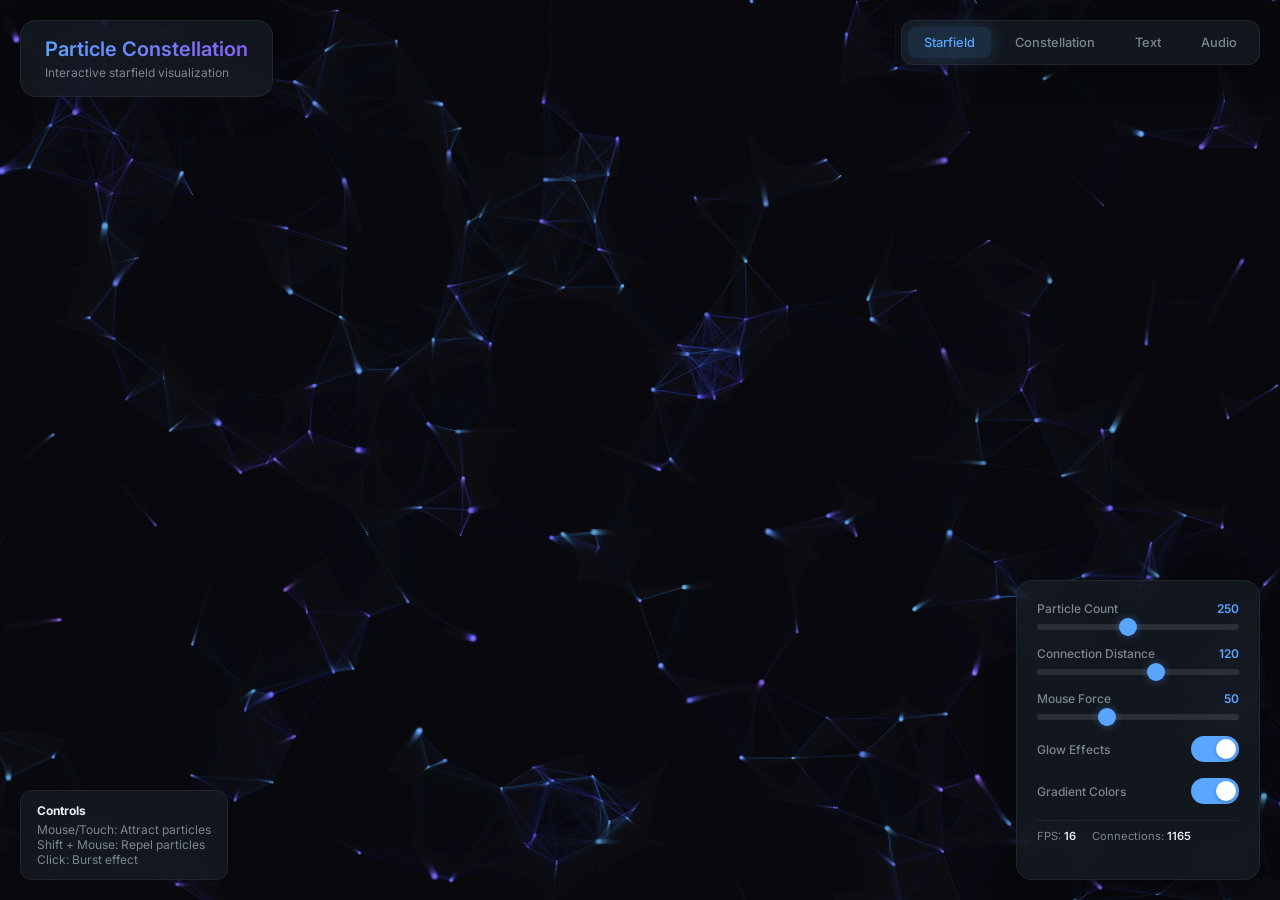
<file: particles.html>
<!DOCTYPE html>
<html lang="en">
<head>
<meta charset="UTF-8">
    <meta name="viewport" content="width=device-width, initial-scale=1.0">
    <title>Particle Constellation</title>
    <link rel="icon" href="data:image/svg+xml,<svg xmlns='http://www.w3.org/2000/svg' viewBox='0 0 100 100'><circle cx='50' cy='50' r='45' fill='%2358a6ff'/><text x='50' y='65' font-size='40' text-anchor='middle' fill='white'>✨</text></svg>">
    <link href="https://fonts.googleapis.com/css2?family=Inter:wght@300;400;500;600&display=swap" rel="stylesheet">
    <link rel="stylesheet" href="../shared/theme.css">
    <style>
        /* This page keeps its own (different) palette — see :root below — so it
           only consumes the theme's reset, focus/selection/scrollbar styling
           and shared primitives from ../shared/theme.css. */
        :root {
            --bg: #0a0c10;
            --surface: rgba(22, 27, 34, 0.8);
            --border: rgba(48, 54, 61, 0.5);
            --text: #e6edf3;
            --text-secondary: #7d8590;
            --accent: #58a6ff;
            --accent-glow: rgba(88, 166, 255, 0.4);
            --purple: #8b5cf6;
            --pink: #ec4899;
            --cyan: #06b6d4;
        }
        
        body {
            font-family: 'Inter', -apple-system, BlinkMacSystemFont, sans-serif;
            background: var(--bg);
            color: var(--text);
            min-height: 100vh;
            overflow: hidden;
            position: relative;
        }
        
        /* Canvas */
        #canvas {
            position: fixed;
            top: 0;
            left: 0;
            width: 100%;
            height: 100%;
            z-index: 1;
        }
        
        /* UI Overlay */
        .ui-overlay {
            position: fixed;
            top: 0;
            left: 0;
            right: 0;
            bottom: 0;
            z-index: 10;
            pointer-events: none;
            display: flex;
            flex-direction: column;
            justify-content: space-between;
            padding: 20px;
        }
        
        .ui-overlay > * {
            pointer-events: auto;
        }
        
        /* Header */
        .header {
            display: flex;
            justify-content: space-between;
            align-items: flex-start;
            gap: 16px;
            flex-wrap: wrap;
        }
        
        .title {
            background: var(--surface);
            backdrop-filter: blur(12px);
            -webkit-backdrop-filter: blur(12px);
            border: 1px solid var(--border);
            border-radius: 16px;
            padding: 16px 24px;
            box-shadow: 0 8px 32px rgba(0,0,0,0.3);
        }
        
        .title h1 {
            font-size: 1.25rem;
            font-weight: 600;
            background: linear-gradient(135deg, var(--accent), var(--purple));
            -webkit-background-clip: text;
            -webkit-text-fill-color: transparent;
            background-clip: text;
        }
        
        .title p {
            font-size: 0.75rem;
            color: var(--text-secondary);
            margin-top: 4px;
        }
        
        /* Mode Selector */
        .mode-selector {
            display: flex;
            gap: 8px;
            background: var(--surface);
            backdrop-filter: blur(12px);
            -webkit-backdrop-filter: blur(12px);
            border: 1px solid var(--border);
            border-radius: 12px;
            padding: 6px;
            box-shadow: 0 8px 32px rgba(0,0,0,0.3);
        }
        
        .mode-btn {
            background: transparent;
            border: none;
            color: var(--text-secondary);
            padding: 8px 16px;
            border-radius: 8px;
            cursor: pointer;
            font-family: inherit;
            font-size: 0.8rem;
            font-weight: 500;
            transition: all 0.2s ease;
            white-space: nowrap;
        }
        
        .mode-btn:hover {
            color: var(--text);
            background: rgba(255,255,255,0.05);
        }
        
        .mode-btn.active {
            color: var(--accent);
            background: rgba(88, 166, 255, 0.15);
            box-shadow: 0 0 20px rgba(88, 166, 255, 0.2);
        }
        
        /* Controls Panel */
        .controls {
            background: var(--surface);
            backdrop-filter: blur(12px);
            -webkit-backdrop-filter: blur(12px);
            border: 1px solid var(--border);
            border-radius: 16px;
            padding: 20px;
            box-shadow: 0 8px 32px rgba(0,0,0,0.3);
            max-width: 320px;
            display: flex;
            flex-direction: column;
            gap: 16px;
        }
        
        .control-group {
            display: flex;
            flex-direction: column;
            gap: 8px;
        }
        
        .control-label {
            display: flex;
            justify-content: space-between;
            font-size: 0.75rem;
            color: var(--text-secondary);
            font-weight: 500;
        }
        
        .control-value {
            color: var(--accent);
            font-weight: 600;
        }
        
        /* Custom Slider */
        input[type="range"] {
            -webkit-appearance: none;
            appearance: none;
            width: 100%;
            height: 6px;
            background: rgba(255,255,255,0.1);
            border-radius: 3px;
            outline: none;
            cursor: pointer;
        }
        
        input[type="range"]::-webkit-slider-thumb {
            -webkit-appearance: none;
            appearance: none;
            width: 18px;
            height: 18px;
            background: var(--accent);
            border-radius: 50%;
            cursor: pointer;
            box-shadow: 0 0 10px var(--accent-glow);
            transition: transform 0.15s ease;
        }
        
        input[type="range"]::-webkit-slider-thumb:hover {
            transform: scale(1.1);
        }
        
        input[type="range"]::-moz-range-thumb {
            width: 18px;
            height: 18px;
            background: var(--accent);
            border-radius: 50%;
            cursor: pointer;
            border: none;
            box-shadow: 0 0 10px var(--accent-glow);
        }
        
        /* Toggle Button */
        .toggle-row {
            display: flex;
            justify-content: space-between;
            align-items: center;
        }
        
        .toggle-switch {
            position: relative;
            width: 48px;
            height: 26px;
            background: rgba(255,255,255,0.1);
            border-radius: 13px;
            cursor: pointer;
            transition: background 0.3s ease;
        }
        
        .toggle-switch.active {
            background: var(--accent);
        }
        
        .toggle-switch::after {
            content: '';
            position: absolute;
            top: 3px;
            left: 3px;
            width: 20px;
            height: 20px;
            background: white;
            border-radius: 50%;
            transition: transform 0.3s ease;
            box-shadow: 0 2px 4px rgba(0,0,0,0.2);
        }
        
        .toggle-switch.active::after {
            transform: translateX(22px);
        }
        
        /* Stats */
        .stats {
            display: flex;
            gap: 16px;
            font-size: 0.7rem;
            color: var(--text-secondary);
            padding-top: 8px;
            border-top: 1px solid var(--border);
        }
        
        .stat span {
            color: var(--text);
            font-weight: 600;
        }
        
        /* Bottom Bar */
        .bottom-bar {
            display: flex;
            justify-content: space-between;
            align-items: flex-end;
            gap: 16px;
            flex-wrap: wrap;
        }
        
        /* Instructions */
        .instructions {
            background: var(--surface);
            backdrop-filter: blur(12px);
            -webkit-backdrop-filter: blur(12px);
            border: 1px solid var(--border);
            border-radius: 12px;
            padding: 12px 16px;
            font-size: 0.75rem;
            color: var(--text-secondary);
            max-width: 280px;
        }
        
        .instructions strong {
            color: var(--text);
            display: block;
            margin-bottom: 4px;
        }
        
        /* Audio Visualizer Bar */
        .audio-bar {
            display: flex;
            align-items: flex-end;
            gap: 3px;
            height: 30px;
            opacity: 0;
            transition: opacity 0.3s ease;
        }
        
        .audio-bar.active {
            opacity: 1;
        }
        
        .audio-bar span {
            width: 4px;
            background: linear-gradient(to top, var(--accent), var(--purple));
            border-radius: 2px;
            transition: height 0.05s ease;
        }
        
        /* Mobile Responsiveness */
        @media (max-width: 768px) {
            .ui-overlay {
                padding: 12px;
            }
            
            .header {
                flex-direction: column;
                align-items: stretch;
            }
            
            .mode-selector {
                overflow-x: auto;
                -webkit-overflow-scrolling: touch;
                scrollbar-width: none;
            }
            
            .mode-selector::-webkit-scrollbar {
                display: none;
            }
            
            .controls {
                max-width: 100%;
                width: 100%;
            }
            
            .bottom-bar {
                flex-direction: column;
                align-items: stretch;
            }
            
            .instructions {
                max-width: 100%;
                order: -1;
            }
        }
        
        /* Loading Animation */
        .loading {
            position: fixed;
            top: 50%;
            left: 50%;
            transform: translate(-50%, -50%);
            z-index: 100;
            font-size: 2rem;
            animation: pulse 1.5s ease-in-out infinite;
            pointer-events: none;
            opacity: 0;
            transition: opacity 0.5s ease;
        }
        
        .loading.show {
            opacity: 1;
        }
        
        @keyframes pulse {
            0%, 100% { opacity: 0.3; transform: translate(-50%, -50%) scale(1); }
            50% { opacity: 1; transform: translate(-50%, -50%) scale(1.1); }
        }
    </style>
</head>
<body>
    <canvas id="canvas"></canvas>
    
    <div class="loading" id="loading">✨</div>
    
    <div class="ui-overlay">
        <div class="header">
            <div class="title">
                <h1>Particle Constellation</h1>
                <p>Interactive starfield visualization</p>
            </div>
            
            <div class="mode-selector">
                <button class="mode-btn active" data-mode="starfield">Starfield</button>
                <button class="mode-btn" data-mode="constellation">Constellation</button>
                <button class="mode-btn" data-mode="text">Text</button>
                <button class="mode-btn" data-mode="audio">Audio</button>
            </div>
        </div>
        
        <div class="bottom-bar">
            <div class="instructions">
                <strong>Controls</strong>
                Mouse/Touch: Attract particles<br>
                Shift + Mouse: Repel particles<br>
                Click: Burst effect
            </div>
            
            <div class="controls">
                <div class="control-group">
                    <div class="control-label">
                        <span>Particle Count</span>
                        <span class="control-value" id="countValue">250</span>
                    </div>
                    <input type="range" id="particleCount" min="50" max="500" value="250" step="10">
                </div>
                
                <div class="control-group">
                    <div class="control-label">
                        <span>Connection Distance</span>
                        <span class="control-value" id="distanceValue">120</span>
                    </div>
                    <input type="range" id="connectDistance" min="0" max="200" value="120" step="10">
                </div>
                
                <div class="control-group">
                    <div class="control-label">
                        <span>Mouse Force</span>
                        <span class="control-value" id="forceValue">50</span>
                    </div>
                    <input type="range" id="mouseForce" min="0" max="150" value="50" step="5">
                </div>
                
                <div class="toggle-row">
                    <span class="control-label">Glow Effects</span>
                    <div class="toggle-switch active" id="glowToggle"></div>
                </div>
                
                <div class="toggle-row">
                    <span class="control-label">Gradient Colors</span>
                    <div class="toggle-switch active" id="gradientToggle"></div>
                </div>
                
                <div class="stats">
                    <div class="stat">FPS: <span id="fps">60</span></div>
                    <div class="stat">Connections: <span id="connections">0</span></div>
                    <div class="audio-bar" id="audioBar">
                        <span style="height: 20%"></span>
                        <span style="height: 40%"></span>
                        <span style="height: 60%"></span>
                        <span style="height: 30%"></span>
                        <span style="height: 50%"></span>
                    </div>
                </div>
            </div>
        </div>
    </div>

    <script>
        // Canvas Setup
        const canvas = document.getElementById('canvas');
        const ctx = canvas.getContext('2d');
        
        // Configuration
        const config = {
            particleCount: 250,
            connectDistance: 120,
            mouseForce: 50,
            glowEffects: true,
            gradientColors: true,
            mode: 'starfield', // starfield, constellation, text, audio
            baseSpeed: 0.5,
            particleSize: { min: 1.5, max: 4 },
            colors: ['#58a6ff', '#8b5cf6', '#ec4899', '#06b6d4', '#f59e0b']
        };
        
        // State
        let particles = [];
        let mouse = { x: null, y: null, isDown: false, isShift: false };
        let animationId;
        let lastTime = 0;
        let fps = 60;
        let frameCount = 0;
        let lastFpsTime = 0;
        let connections = 0;
        let audioContext = null;
        let analyser = null;
        let dataArray = null;
        let textPoints = [];
        
        // Resize handling
        function resize() {
            canvas.width = window.innerWidth;
            canvas.height = window.innerHeight;
            if (config.mode === 'text') {
                generateTextPoints();
            }
        }
        window.addEventListener('resize', resize);
        resize();
        
        // Particle Class
        class Particle {
            constructor(x, y, isTextParticle = false) {
                this.x = x || Math.random() * canvas.width;
                this.y = y || Math.random() * canvas.height;
                this.isTextParticle = isTextParticle;
                this.textTargetX = isTextParticle ? x : null;
                this.textTargetY = isTextParticle ? y : null;
                
                const angle = Math.random() * Math.PI * 2;
                const speed = Math.random() * config.baseSpeed + 0.2;
                this.vx = Math.cos(angle) * speed;
                this.vy = Math.sin(angle) * speed;
                
                this.radius = Math.random() * (config.particleSize.max - config.particleSize.min) + config.particleSize.min;
                this.baseRadius = this.radius;
                
                const colorIndex = Math.floor(Math.random() * config.colors.length);
                this.color = config.colors[colorIndex];
                this.hue = Math.random() * 60 + 200; // Blue-purple range
                
                this.alpha = Math.random() * 0.5 + 0.5;
                this.pulsePhase = Math.random() * Math.PI * 2;
                this.pulseSpeed = Math.random() * 0.02 + 0.01;
            }
            
            update(deltaTime) {
                // Text mode: move towards target
                if (config.mode === 'text' && this.textTargetX !== null) {
                    const dx = this.textTargetX - this.x;
                    const dy = this.textTargetY - this.y;
                    this.vx += dx * 0.001;
                    this.vy += dy * 0.001;
                    this.vx *= 0.95;
                    this.vy *= 0.95;
                }
                
                // Audio reactivity
                if (config.mode === 'audio' && dataArray) {
                    const index = Math.floor(Math.random() * dataArray.length);
                    const audioValue = dataArray[index] / 255;
                    this.radius = this.baseRadius * (1 + audioValue * 2);
                    this.alpha = 0.5 + audioValue * 0.5;
                } else {
                    // Pulse effect
                    this.pulsePhase += this.pulseSpeed;
                    const pulse = Math.sin(this.pulsePhase) * 0.3 + 0.7;
                    this.radius = this.baseRadius * (config.mode === 'text' ? 0.8 : pulse);
                }
                
                // Mouse interaction
                if (mouse.x !== null && mouse.y !== null && config.mouseForce > 0) {
                    const dx = mouse.x - this.x;
                    const dy = mouse.y - this.y;
                    const dist = Math.sqrt(dx * dx + dy * dy);
                    
                    if (dist < 200) {
                        const force = (200 - dist) / 200 * config.mouseForce * 0.01;
                        const direction = mouse.isShift ? -1 : 1;
                        this.vx += (dx / dist) * force * direction;
                        this.vy += (dy / dist) * force * direction;
                    }
                }
                
                // Apply velocity
                this.x += this.vx * deltaTime * 60;
                this.y += this.vy * deltaTime * 60;
                
                // Boundary wrapping (except text mode)
                if (config.mode !== 'text') {
                    if (this.x < -10) this.x = canvas.width + 10;
                    if (this.x > canvas.width + 10) this.x = -10;
                    if (this.y < -10) this.y = canvas.height + 10;
                    if (this.y > canvas.height + 10) this.y = -10;
                } else {
                    // Gentle boundary for text mode
                    if (this.x < 0) { this.x = 0; this.vx *= -0.5; }
                    if (this.x > canvas.width) { this.x = canvas.width; this.vx *= -0.5; }
                    if (this.y < 0) { this.y = 0; this.vy *= -0.5; }
                    if (this.y > canvas.height) { this.y = canvas.height; this.vy *= -0.5; }
                }
                
                // Damping
                this.vx *= 0.99;
                this.vy *= 0.99;
                
                // Base drift
                if (config.mode !== 'text') {
                    this.vx += (Math.random() - 0.5) * 0.02;
                    this.vy += (Math.random() - 0.5) * 0.02;
                }
            }
            
            draw() {
                ctx.save();
                
                if (config.glowEffects) {
                    ctx.shadowBlur = 15;
                    ctx.shadowColor = config.gradientColors ? 
                        `hsla(${this.hue}, 80%, 60%, ${this.alpha})` : 
                        this.color + '80';
                }
                
                ctx.globalAlpha = this.alpha;
                ctx.beginPath();
                ctx.arc(this.x, this.y, this.radius, 0, Math.PI * 2);
                
                if (config.gradientColors) {
                    const gradient = ctx.createRadialGradient(
                        this.x, this.y, 0,
                        this.x, this.y, this.radius * 2
                    );
                    gradient.addColorStop(0, `hsla(${this.hue}, 100%, 80%, 1)`);
                    gradient.addColorStop(0.5, `hsla(${this.hue}, 80%, 60%, 0.5)`);
                    gradient.addColorStop(1, `hsla(${this.hue}, 80%, 60%, 0)`);
                    ctx.fillStyle = gradient;
                } else {
                    ctx.fillStyle = this.color;
                }
                
                ctx.fill();
                ctx.restore();
            }
        }
        
        // Generate text points
        function generateTextPoints() {
            textPoints = [];
            const text = 'PARTICLES';
            const fontSize = Math.min(canvas.width / 6, 120);
            
            // Create temporary canvas to sample text
            const tempCanvas = document.createElement('canvas');
            const tempCtx = tempCanvas.getContext('2d');
            tempCanvas.width = canvas.width;
            tempCanvas.height = canvas.height;
            
            tempCtx.font = `bold ${fontSize}px Inter, sans-serif`;
            tempCtx.fillStyle = 'white';
            tempCtx.textAlign = 'center';
            tempCtx.textBaseline = 'middle';
            tempCtx.fillText(text, canvas.width / 2, canvas.height / 2);
            
            // Sample pixels
            const imageData = tempCtx.getImageData(0, 0, canvas.width, canvas.height);
            const pixels = imageData.data;
            const step = 4; // Sample every 4th pixel
            
            for (let y = 0; y < canvas.height; y += step) {
                for (let x = 0; x < canvas.width; x += step) {
                    const index = (y * canvas.width + x) * 4;
                    if (pixels[index + 3] > 128) {
                        textPoints.push({ x, y });
                    }
                }
            }
            
            // Limit points and assign to particles
            textPoints = textPoints.sort(() => Math.random() - 0.5);
        }
        
        // Initialize particles
        function initParticles() {
            particles = [];
            
            if (config.mode === 'text') {
                generateTextPoints();
                const count = Math.min(config.particleCount, textPoints.length);
                for (let i = 0; i < count; i++) {
                    if (textPoints[i]) {
                        particles.push(new Particle(
                            Math.random() * canvas.width,
                            Math.random() * canvas.height,
                            true
                        ));
                        particles[i].textTargetX = textPoints[i].x;
                        particles[i].textTargetY = textPoints[i].y;
                    }
                }
            } else {
                for (let i = 0; i < config.particleCount; i++) {
                    particles.push(new Particle());
                }
            }
        }
        
        // Draw connections
        function drawConnections() {
            if (config.connectDistance <= 0) return;
            
            connections = 0;
            
            for (let i = 0; i < particles.length; i++) {
                for (let j = i + 1; j < particles.length; j++) {
                    const dx = particles[i].x - particles[j].x;
                    const dy = particles[i].y - particles[j].y;
                    const dist = Math.sqrt(dx * dx + dy * dy);
                    
                    if (dist < config.connectDistance) {
                        connections++;
                        const opacity = (1 - dist / config.connectDistance) * 0.5;
                        
                        ctx.save();
                        ctx.globalAlpha = opacity;
                        ctx.strokeStyle = config.gradientColors ?
                            `hsla(${(particles[i].hue + particles[j].hue) / 2}, 80%, 60%, ${opacity})` :
                            config.colors[0];
                        ctx.lineWidth = 1;
                        ctx.beginPath();
                        ctx.moveTo(particles[i].x, particles[i].y);
                        ctx.lineTo(particles[j].x, particles[j].y);
                        ctx.stroke();
                        ctx.restore();
                    }
                }
            }
        }
        
        // Audio setup
        async function initAudio() {
            if (!audioContext) {
                audioContext = new (window.AudioContext || window.webkitAudioContext)();
                analyser = audioContext.createAnalyser();
                analyser.fftSize = 64;
                analyser.smoothingTimeConstant = 0.8;
                
                try {
                    const stream = await navigator.mediaDevices.getUserMedia({ audio: true });
                    const source = audioContext.createMediaStreamSource(stream);
                    source.connect(analyser);
                    dataArray = new Uint8Array(analyser.frequencyBinCount);
                    document.getElementById('audioBar').classList.add('active');
                } catch (err) {
                    console.log('Audio access denied or not available');
                }
            }
        }
        
        // Animation loop
        function animate(currentTime) {
            animationId = requestAnimationFrame(animate);
            
            const deltaTime = Math.min((currentTime - lastTime) / 1000, 0.1);
            lastTime = currentTime;
            
            // FPS calculation
            frameCount++;
            if (currentTime - lastFpsTime >= 1000) {
                fps = frameCount;
                frameCount = 0;
                lastFpsTime = currentTime;
                document.getElementById('fps').textContent = fps;
            }
            
            // Update audio data
            if (config.mode === 'audio' && analyser && dataArray) {
                analyser.getByteFrequencyData(dataArray);
                // Update visualizer bars
                const bars = document.querySelectorAll('.audio-bar span');
                bars.forEach((bar, i) => {
                    const index = Math.floor(i / bars.length * dataArray.length);
                    const value = dataArray[index] / 255 * 100;
                    bar.style.height = `${Math.max(10, value)}%`;
                });
            }
            
            // Clear canvas with trail effect
            ctx.fillStyle = 'rgba(10, 12, 16, 0.2)';
            ctx.fillRect(0, 0, canvas.width, canvas.height);
            
            // Update and draw particles
            particles.forEach(p => {
                p.update(deltaTime);
                p.draw();
            });
            
            // Draw connections
            drawConnections();
            document.getElementById('connections').textContent = connections;
        }
        
        // Mouse/Touch events
        function updateMouse(x, y, isDown = false) {
            mouse.x = x;
            mouse.y = y;
            mouse.isDown = isDown;
        }
        
        canvas.addEventListener('mousemove', e => {
            updateMouse(e.clientX, e.clientY, e.buttons === 1);
            mouse.isShift = e.shiftKey;
        });
        
        canvas.addEventListener('mousedown', e => {
            updateMouse(e.clientX, e.clientY, true);
            // Burst effect
            particles.forEach(p => {
                const dx = p.x - e.clientX;
                const dy = p.y - e.clientY;
                const dist = Math.sqrt(dx * dx + dy * dy);
                if (dist < 150) {
                    const force = (150 - dist) / 150 * 5;
                    p.vx += (dx / dist) * force;
                    p.vy += (dy / dist) * force;
                }
            });
        });
        
        canvas.addEventListener('mouseup', () => {
            mouse.isDown = false;
        });
        
        canvas.addEventListener('mouseleave', () => {
            mouse.x = null;
            mouse.y = null;
        });
        
        canvas.addEventListener('keydown', e => {
            mouse.isShift = e.shiftKey;
        });
        
        canvas.addEventListener('keyup', e => {
            mouse.isShift = e.shiftKey;
        });
        
        // Touch support
        canvas.addEventListener('touchstart', e => {
            e.preventDefault();
            const touch = e.touches[0];
            updateMouse(touch.clientX, touch.clientY, true);
        }, { passive: false });
        
        canvas.addEventListener('touchmove', e => {
            e.preventDefault();
            const touch = e.touches[0];
            updateMouse(touch.clientX, touch.clientY, true);
        }, { passive: false });
        
        canvas.addEventListener('touchend', () => {
            mouse.isDown = false;
        });
        
        // UI Controls
        document.getElementById('particleCount').addEventListener('input', e => {
            config.particleCount = parseInt(e.target.value);
            document.getElementById('countValue').textContent = config.particleCount;
            initParticles();
        });
        
        document.getElementById('connectDistance').addEventListener('input', e => {
            config.connectDistance = parseInt(e.target.value);
            document.getElementById('distanceValue').textContent = config.connectDistance;
        });
        
        document.getElementById('mouseForce').addEventListener('input', e => {
            config.mouseForce = parseInt(e.target.value);
            document.getElementById('forceValue').textContent = config.mouseForce;
        });
        
        document.getElementById('glowToggle').addEventListener('click', function() {
            config.glowEffects = !config.glowEffects;
            this.classList.toggle('active');
        });
        
        document.getElementById('gradientToggle').addEventListener('click', function() {
            config.gradientColors = !config.gradientColors;
            this.classList.toggle('active');
        });
        
        // Mode switching
        document.querySelectorAll('.mode-btn').forEach(btn => {
            btn.addEventListener('click', async () => {
                document.querySelectorAll('.mode-btn').forEach(b => b.classList.remove('active'));
                btn.classList.add('active');
                config.mode = btn.dataset.mode;
                
                if (config.mode === 'audio') {
                    await initAudio();
                } else {
                    document.getElementById('audioBar').classList.remove('active');
                }
                
                initParticles();
            });
        });
        
        // Initialize
        initParticles();
        animate(0);
        
        // Hide loading
        setTimeout(() => {
            document.getElementById('loading').classList.remove('show');
        }, 500);
    </script>
</body>
</html>
</file>
<file: shared/theme.css>
/* ==========================================================================
   Tools Suite — canonical theme
   --------------------------------------------------------------------------
   THIS FILE IS THE SINGLE SOURCE OF TRUTH for the visual language of the
   qqshi13.github.io developer tools (tools-suite, collaboard, flow,
   bsod-studio). Edit it here and nowhere else.

   Consumers do NOT load this file over the network. Each site vendors a pinned
   copy at theme/theme.css, verified against theme/theme.sha256, and refreshes
   it with:

       npm run theme          # scripts/sync-theme.mjs

   Never edit a vendored copy: `npm run theme` overwrites it, and CI fails on
   drift. To ship a change: edit this file, commit + deploy tools-suite, then
   re-pin and re-vendor in each consumer.

   Scope: design tokens + shared primitives only — no page layout.
   ========================================================================== */

/* --------------------------------------------------------------------------
   Tokens
   -------------------------------------------------------------------------- */
:root {
  --bg: #0d1117;
  --surface: #161b22;
  --surface-hover: #21262d;
  --border: #30363d;
  --text: #c9d1d9;
  --text-secondary: #8b949e;
  --accent: #58a6ff;
  --accent-hover: #79c0ff;
  --success: #238636;
  --warning: #d29922;
  --error: #da3633;
  --font: -apple-system, BlinkMacSystemFont, 'Segoe UI', Roboto, 'Noto Sans', Helvetica, Arial, sans-serif;
  --font-mono: 'JetBrains Mono', 'Fira Code', 'SF Mono', Monaco, 'SFMono-Regular', Consolas, monospace;
}

/* --------------------------------------------------------------------------
   Reset + base typography
   -------------------------------------------------------------------------- */
* { margin: 0; padding: 0; box-sizing: border-box; }

body {
  font-family: var(--font);
  background: var(--bg);
  color: var(--text);
}

/* --------------------------------------------------------------------------
   Focus, selection, scrollbars
   -------------------------------------------------------------------------- */
:focus-visible { outline: 2px solid var(--accent); outline-offset: 2px; }

::selection { background: var(--accent); color: var(--bg); }

/* Colour only — the scrollbar keeps its native width, so nothing reflows. */
* { scrollbar-color: var(--border) transparent; }

/* --------------------------------------------------------------------------
   Buttons
   -------------------------------------------------------------------------- */
.btn {
  padding: 8px 16px;
  border: 1px solid var(--border);
  border-radius: 6px;
  background: var(--surface-hover);
  color: var(--text);
  font-size: 14px;
  font-weight: 500;
  cursor: pointer;
  transition: background-color 0.2s ease, border-color 0.2s ease, color 0.2s ease;
}

.btn:hover { background: var(--border); }

.btn.primary,
.btn.active {
  background: var(--accent);
  border-color: var(--accent);
  color: var(--bg);
}

.btn.primary:hover {
  background: var(--accent-hover);
  border-color: var(--accent-hover);
}

.btn-icon {
  display: inline-flex;
  align-items: center;
  justify-content: center;
  padding: 8px 12px;
  border: 1px solid var(--border);
  border-radius: 6px;
  background: var(--surface-hover);
  color: var(--text-secondary);
  font-size: 0.85rem;
  cursor: pointer;
  transition: background-color 0.2s ease, border-color 0.2s ease, color 0.2s ease;
}

.btn-icon:hover { color: var(--accent); border-color: var(--accent); }

/* --------------------------------------------------------------------------
   Surfaces
   -------------------------------------------------------------------------- */
.card {
  background: var(--surface);
  border: 1px solid var(--border);
  border-radius: 8px;
}

/* The `.panel` the tools repeat is a split-pane column container: its header
   and body paint their own surfaces, so this stays layout-neutral. */
.panel { display: flex; flex-direction: column; }

/* --------------------------------------------------------------------------
   Badge
   -------------------------------------------------------------------------- */
.badge {
  display: inline-block;
  padding: 0.2rem 0.5rem;
  border-radius: 4px;
  background: var(--bg);
  color: var(--text-secondary);
  font-size: 0.75rem;
}

/* --------------------------------------------------------------------------
   Toast
   -------------------------------------------------------------------------- */
.toast {
  background: var(--surface);
  color: var(--text);
  border: 1px solid var(--border);
  border-left: 4px solid var(--accent);
  border-radius: 6px;
  padding: 12px 16px;
  box-shadow: 0 4px 12px rgba(0, 0, 0, 0.3);
}

/* --------------------------------------------------------------------------
   Screen-reader-only
   -------------------------------------------------------------------------- */
.sr-only,
.visually-hidden {
  position: absolute;
  width: 1px;
  height: 1px;
  padding: 0;
  margin: -1px;
  overflow: hidden;
  clip: rect(0, 0, 0, 0);
  clip-path: inset(50%);
  white-space: nowrap;
  border: 0;
}
</file>
<file: diff-viewer/style.css>
/* Reset comes from shared/theme.css (linked before this file). */

/* This page keeps its own token names/values — see the :root block below —
   and only shares --border/--accent/--accent-hover/--warning with the theme. */
:root {
    --bg-primary: #0d1117;
    --bg-secondary: #161b22;
    --bg-tertiary: #21262d;
    --border: #30363d;
    --text-primary: #e6edf3;
    --text-secondary: #7d8590;
    --accent: #58a6ff;
    --accent-hover: #79c0ff;
    --accent-focus: #a371f7;
    --success: #3fb950;
    --danger: #f85149;
    --warning: #d29922;
    --focus-ring: 0 0 0 3px rgba(88, 166, 255, 0.4);
}

body {
    font-family: -apple-system, BlinkMacSystemFont, 'Segoe UI', 'Noto Sans', Helvetica, Arial, sans-serif;
    background: var(--bg-primary);
    color: var(--text-primary);
    line-height: 1.5;
    min-height: 100vh;
}

.container {
    max-width: 1400px;
    margin: 0 auto;
    padding: 20px;
}

header {
    text-align: center;
    margin-bottom: 24px;
}

header h1 {
    font-size: 28px;
    font-weight: 600;
    margin-bottom: 4px;
}

.subtitle {
    color: var(--text-secondary);
    font-size: 14px;
}

.subtitle a {
    color: var(--accent);
    text-decoration: none;
    border-bottom: 1px solid transparent;
    transition: border-color 0.2s;
}

.subtitle a:hover,
.subtitle a:focus {
    border-bottom-color: var(--accent);
    outline: none;
}

.subtitle a:focus-visible {
    box-shadow: var(--focus-ring);
    border-radius: 2px;
}

/* Focus styles for accessibility */
*:focus {
    outline: none;
}

*:focus-visible {
    box-shadow: var(--focus-ring);
    border-radius: 6px;
}

/* Toolbar */
.toolbar {
    display: flex;
    justify-content: space-between;
    align-items: center;
    flex-wrap: wrap;
    gap: 12px;
    background: var(--bg-secondary);
    padding: 12px 16px;
    border-radius: 8px;
    margin-bottom: 12px;
    border: 1px solid var(--border);
}

.view-modes {
    display: flex;
    gap: 8px;
}

.view-modes button,
.actions button {
    padding: 6px 14px;
    border: 1px solid var(--border);
    background: var(--bg-tertiary);
    color: var(--text-primary);
    border-radius: 6px;
    cursor: pointer;
    font-size: 13px;
    font-weight: 500;
    transition: all 0.15s;
}

.view-modes button:hover,
.actions button:hover {
    background: var(--border);
    border-color: var(--text-secondary);
}

.view-modes button:focus-visible,
.actions button:focus-visible {
    box-shadow: var(--focus-ring);
}

.view-modes button.active {
    background: var(--accent);
    border-color: var(--accent);
    color: #fff;
}

.view-modes button.active:focus-visible {
    box-shadow: 0 0 0 3px rgba(88, 166, 255, 0.3);
}

.actions {
    display: flex;
    gap: 8px;
    flex-wrap: wrap;
}

/* Options Section */
.options {
    display: flex;
    gap: 20px;
    flex-wrap: wrap;
    padding: 10px 16px;
    background: var(--bg-secondary);
    border: 1px solid var(--border);
    border-radius: 8px;
    margin-bottom: 16px;
}

.option-toggle {
    display: flex;
    align-items: center;
    gap: 8px;
    cursor: pointer;
    font-size: 13px;
    color: var(--text-secondary);
    user-select: none;
}

.option-toggle input[type="checkbox"] {
    width: 16px;
    height: 16px;
    accent-color: var(--accent);
    cursor: pointer;
}

.option-toggle input[type="checkbox"]:focus-visible {
    box-shadow: var(--focus-ring);
}

.option-toggle:hover {
    color: var(--text-primary);
}

/* Input Section */
.input-section {
    display: grid;
    grid-template-columns: 1fr 1fr;
    gap: 16px;
    margin-bottom: 16px;
}

.input-pane {
    background: var(--bg-secondary);
    border: 1px solid var(--border);
    border-radius: 8px;
    overflow: hidden;
}

.input-header {
    display: flex;
    justify-content: space-between;
    align-items: center;
    padding: 10px 14px;
    background: var(--bg-tertiary);
    border-bottom: 1px solid var(--border);
}

.input-header label {
    font-size: 13px;
    font-weight: 600;
    color: var(--text-secondary);
    text-transform: uppercase;
    letter-spacing: 0.5px;
}

.btn-paste {
    padding: 4px 10px;
    border: 1px solid var(--border);
    background: var(--bg-secondary);
    color: var(--text-secondary);
    border-radius: 4px;
    cursor: pointer;
    font-size: 12px;
    transition: all 0.15s;
}

.btn-paste:hover {
    background: var(--border);
    color: var(--text-primary);
}

.btn-paste:focus-visible {
    box-shadow: var(--focus-ring);
}

.input-pane textarea {
    width: 100%;
    height: 180px;
    padding: 14px;
    border: none;
    background: var(--bg-secondary);
    color: var(--text-primary);
    font-family: 'SF Mono', Monaco, monospace;
    font-size: 13px;
    line-height: 1.6;
    resize: vertical;
    outline: none;
}

.input-pane textarea:focus {
    background: var(--bg-primary);
}

.input-pane textarea:focus-visible {
    box-shadow: inset var(--focus-ring);
}

.input-pane textarea::placeholder {
    color: var(--text-secondary);
}

/* Stats */
.stats {
    display: flex;
    gap: 20px;
    padding: 12px 16px;
    background: var(--bg-secondary);
    border: 1px solid var(--border);
    border-radius: 8px;
    margin-bottom: 16px;
    font-size: 13px;
}

#added-count {
    color: var(--success);
    font-weight: 600;
}

#removed-count {
    color: var(--danger);
    font-weight: 600;
}

#unchanged-count {
    color: var(--text-secondary);
}

/* Diff Output */
.diff-output {
    background: var(--bg-secondary);
    border: 1px solid var(--border);
    border-radius: 8px;
    overflow: auto;
    max-height: 80vh;
}

.diff-placeholder {
    padding: 60px 20px;
    text-align: center;
    color: var(--text-secondary);
    font-size: 14px;
}

.diff-error {
    padding: 40px 20px;
    text-align: center;
    color: var(--danger);
    font-size: 14px;
}

/* Virtualization Info */
.virtualization-info {
    display: flex;
    align-items: center;
    justify-content: center;
    gap: 12px;
    padding: 10px 16px;
    background: var(--bg-tertiary);
    border-bottom: 1px solid var(--border);
    font-size: 13px;
    color: var(--text-secondary);
    flex-wrap: wrap;
}

.virtualization-info button {
    padding: 4px 12px;
    border: 1px solid var(--border);
    background: var(--bg-secondary);
    color: var(--text-primary);
    border-radius: 4px;
    cursor: pointer;
    font-size: 12px;
    transition: all 0.15s;
}

.virtualization-info button:hover:not(:disabled) {
    background: var(--border);
}

.virtualization-info button:focus-visible {
    box-shadow: var(--focus-ring);
}

.virtualization-info button:disabled {
    opacity: 0.5;
    cursor: not-allowed;
}

/* Split View */
.diff-split {
    display: grid;
    grid-template-columns: 1fr 1fr;
}

.diff-pane {
    overflow-x: auto;
}

.diff-pane:first-child {
    border-right: 1px solid var(--border);
}

.diff-pane-header {
    padding: 10px 14px;
    background: var(--bg-tertiary);
    border-bottom: 1px solid var(--border);
    font-size: 13px;
    font-weight: 600;
    color: var(--text-secondary);
}

/* Diff Lines */
.diff-line {
    display: flex;
    font-family: 'SF Mono', Monaco, monospace;
    font-size: 13px;
    line-height: 1.6;
    min-height: 24px;
}

.diff-line.added {
    background: rgba(46, 160, 67, 0.15);
}

.diff-line.removed {
    background: rgba(248, 81, 73, 0.15);
}

.diff-line.unchanged {
    background: transparent;
}

.line-number {
    width: 50px;
    padding: 2px 10px;
    text-align: right;
    color: var(--text-secondary);
    background: var(--bg-tertiary);
    border-right: 1px solid var(--border);
    user-select: none;
    flex-shrink: 0;
}

.line-content {
    padding: 2px 10px;
    white-space: pre;
    overflow-x: auto;
    flex: 1;
}

.diff-line.added .line-content {
    background: rgba(46, 160, 67, 0.1);
}

.diff-line.removed .line-content {
    background: rgba(248, 81, 73, 0.1);
}

.line-marker {
    width: 20px;
    padding: 2px 6px;
    color: var(--text-secondary);
    user-select: none;
    flex-shrink: 0;
}

.diff-line.added .line-marker {
    color: var(--success);
}

.diff-line.removed .line-marker {
    color: var(--danger);
}

/* Inline View */
.diff-inline .diff-line {
    border-left: 3px solid transparent;
}

.diff-inline .diff-line.added {
    border-left-color: var(--success);
}

.diff-inline .diff-line.removed {
    border-left-color: var(--danger);
}

/* Empty state */
.diff-empty {
    padding: 40px;
    text-align: center;
    color: var(--text-secondary);
}

/* Toast */
.toast {
    position: fixed;
    bottom: 20px;
    left: 50%;
    transform: translateX(-50%) translateY(100px);
    background: var(--bg-tertiary);
    color: var(--text-primary);
    padding: 12px 24px;
    border-radius: 8px;
    border: 1px solid var(--border);
    box-shadow: 0 4px 12px rgba(0, 0, 0, 0.3);
    opacity: 0;
    transition: all 0.3s;
    z-index: 1000;
    font-size: 14px;
}

.toast.show {
    transform: translateX(-50%) translateY(0);
    opacity: 1;
}

/* Reduced motion preference */
@media (prefers-reduced-motion: reduce) {
    *,
    *::before,
    *::after {
        animation-duration: 0.01ms !important;
        animation-iteration-count: 1 !important;
        transition-duration: 0.01ms !important;
    }
}

/* High contrast mode support */
@media (prefers-contrast: high) {
    :root {
        --border: #6e7681;
        --text-secondary: #c9d1d9;
    }
    
    .diff-line.added {
        background: rgba(46, 160, 67, 0.3);
    }
    
    .diff-line.removed {
        background: rgba(248, 81, 73, 0.3);
    }
}

/* Responsive */
@media (max-width: 900px) {
    .input-section {
        grid-template-columns: 1fr;
    }
    
    .diff-split {
        grid-template-columns: 1fr;
    }
    
    .diff-pane:first-child {
        border-right: none;
        border-bottom: 1px solid var(--border);
    }
    
    .toolbar {
        flex-direction: column;
        align-items: stretch;
    }
    
    .actions {
        justify-content: center;
    }
    
    .options {
        justify-content: center;
    }
}

/* Print styles */
@media print {
    .toolbar,
    .options,
    .input-section,
    .stats,
    .toast {
        display: none !important;
    }
    
    .diff-output {
        border: 1px solid #000;
        max-height: none;
    }
}
</file>
